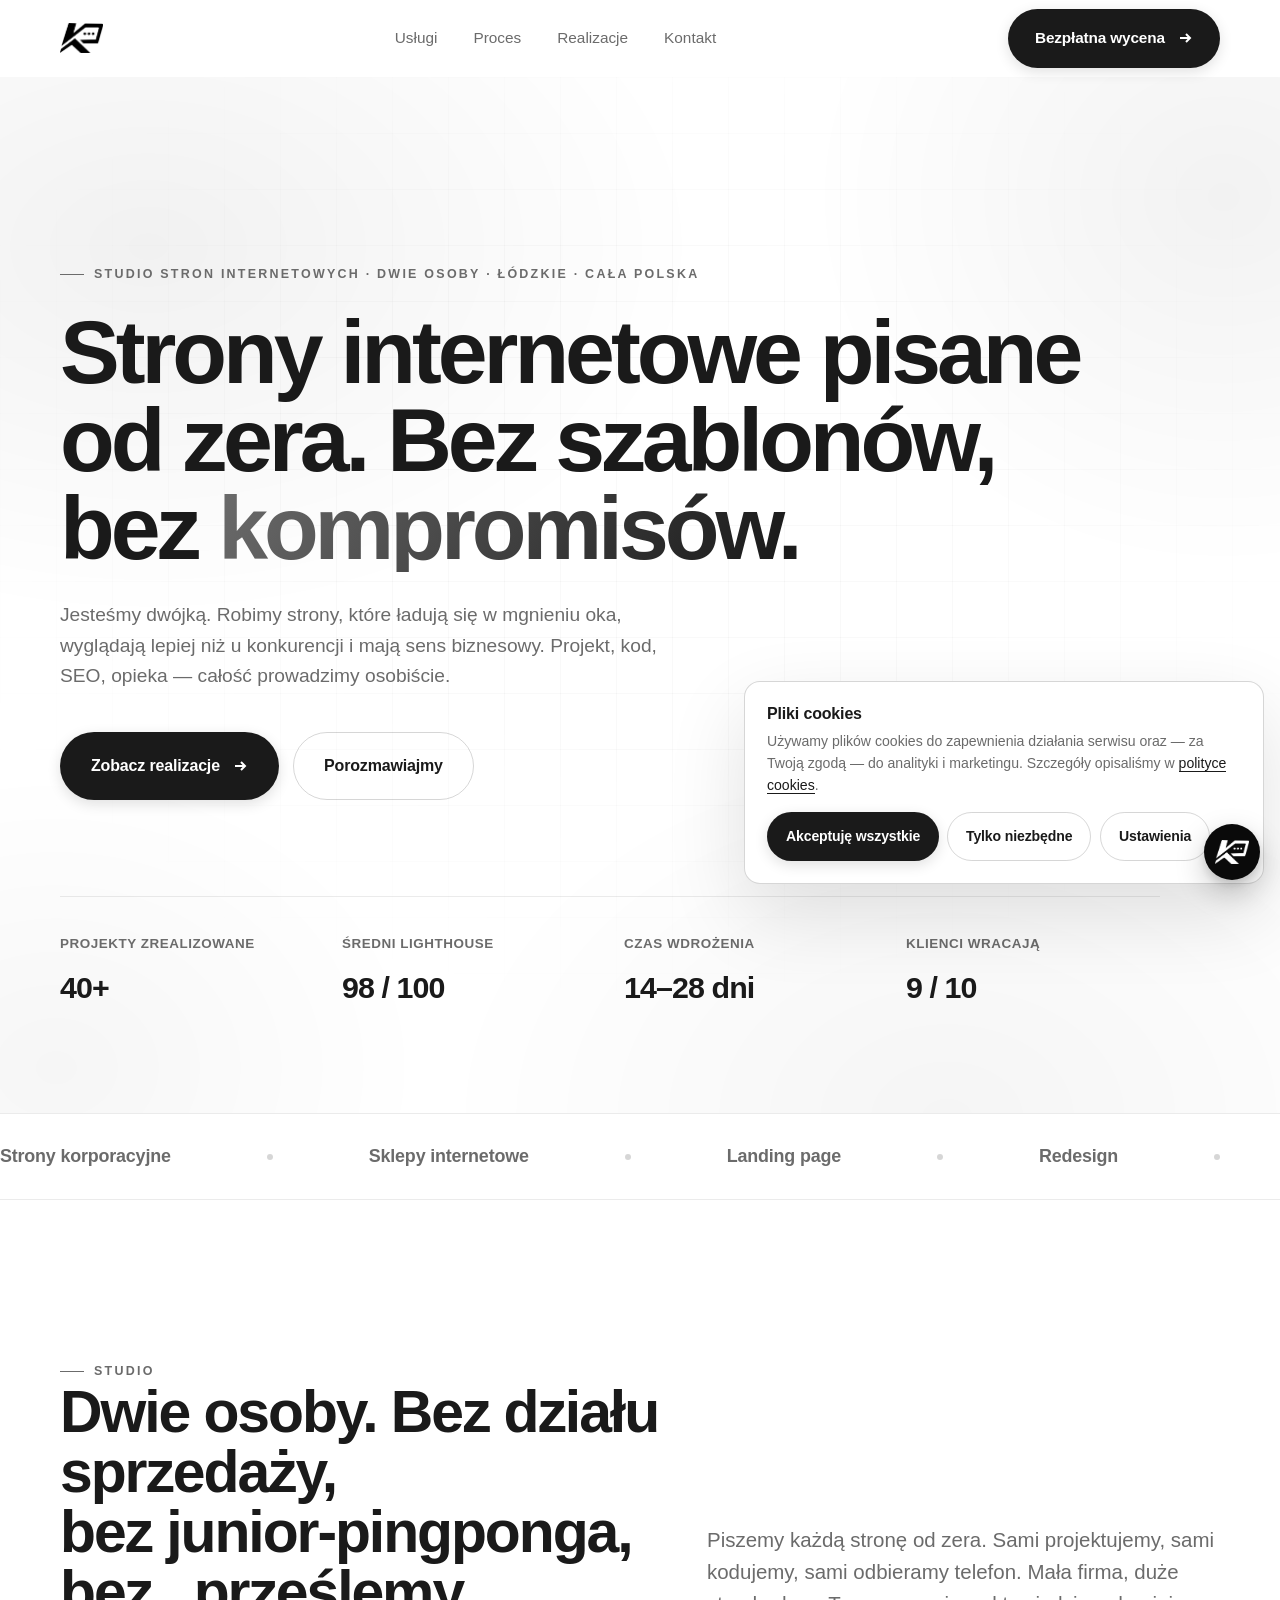
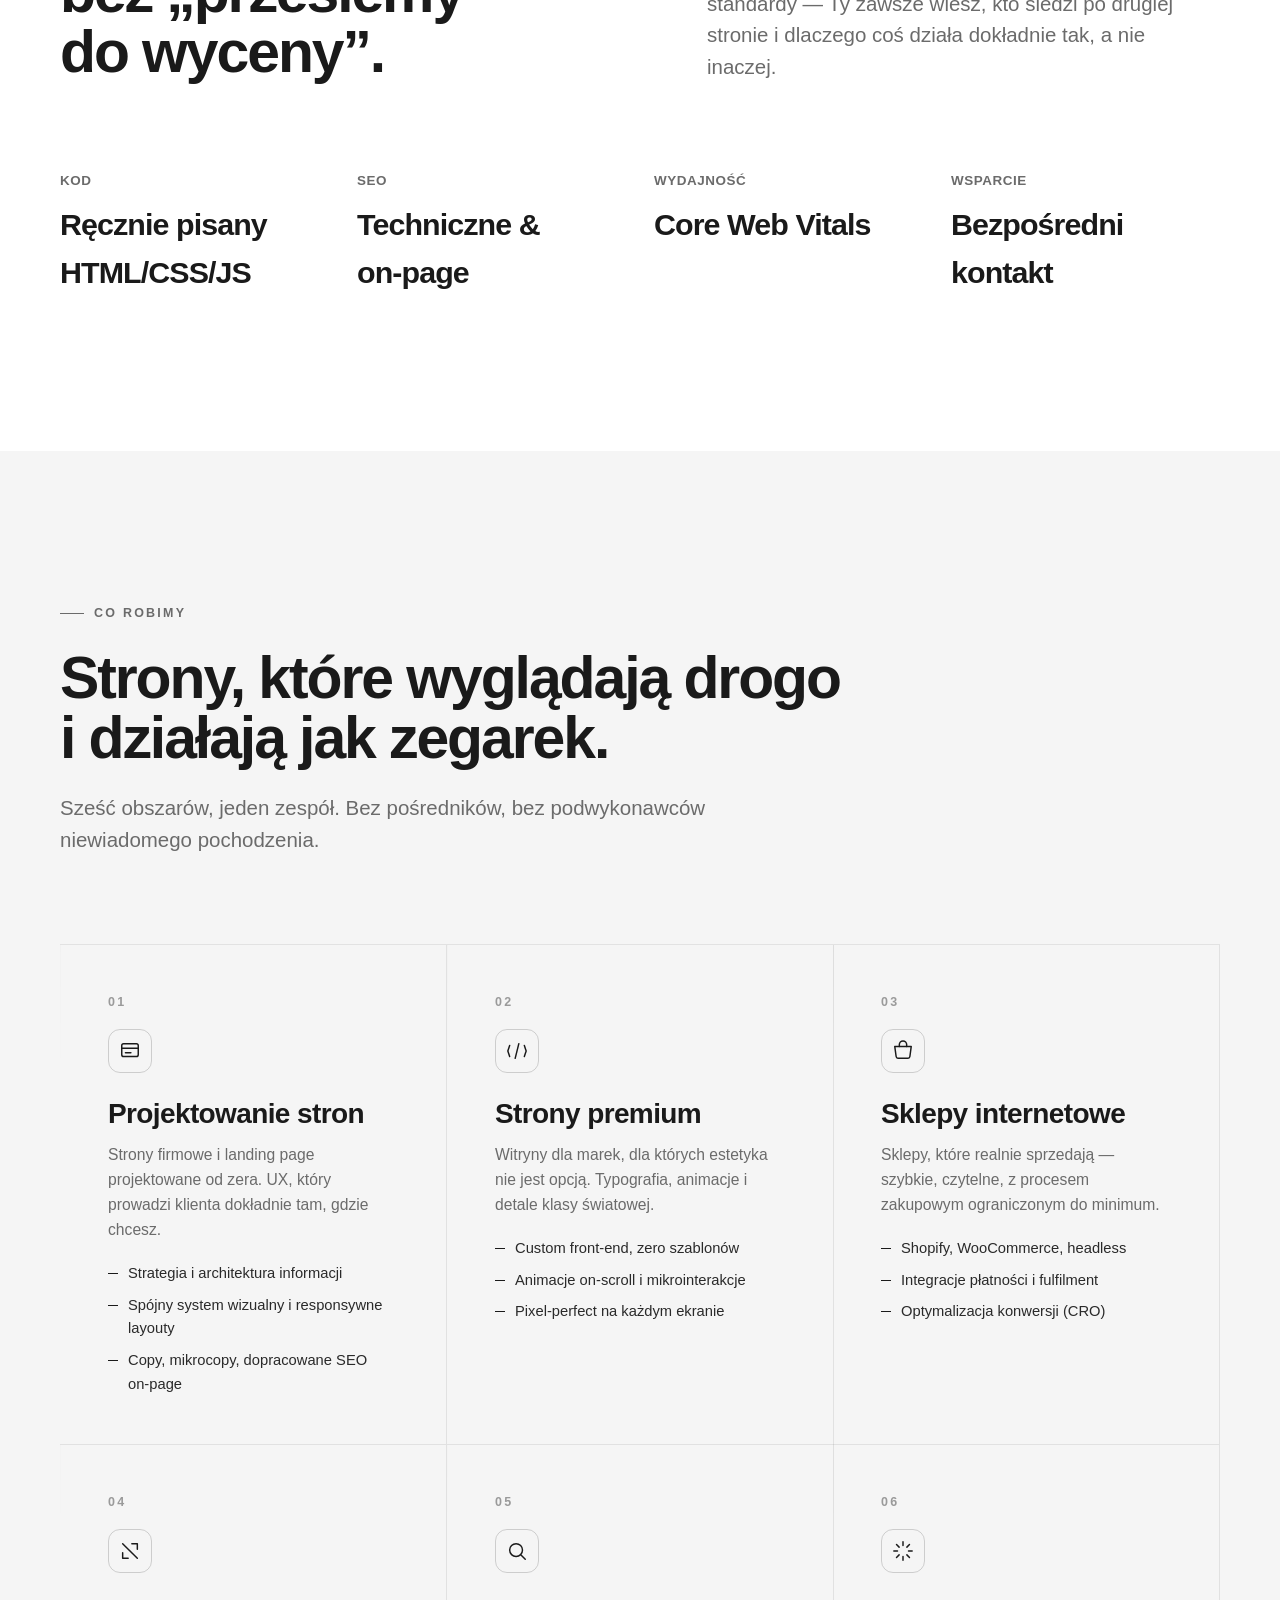
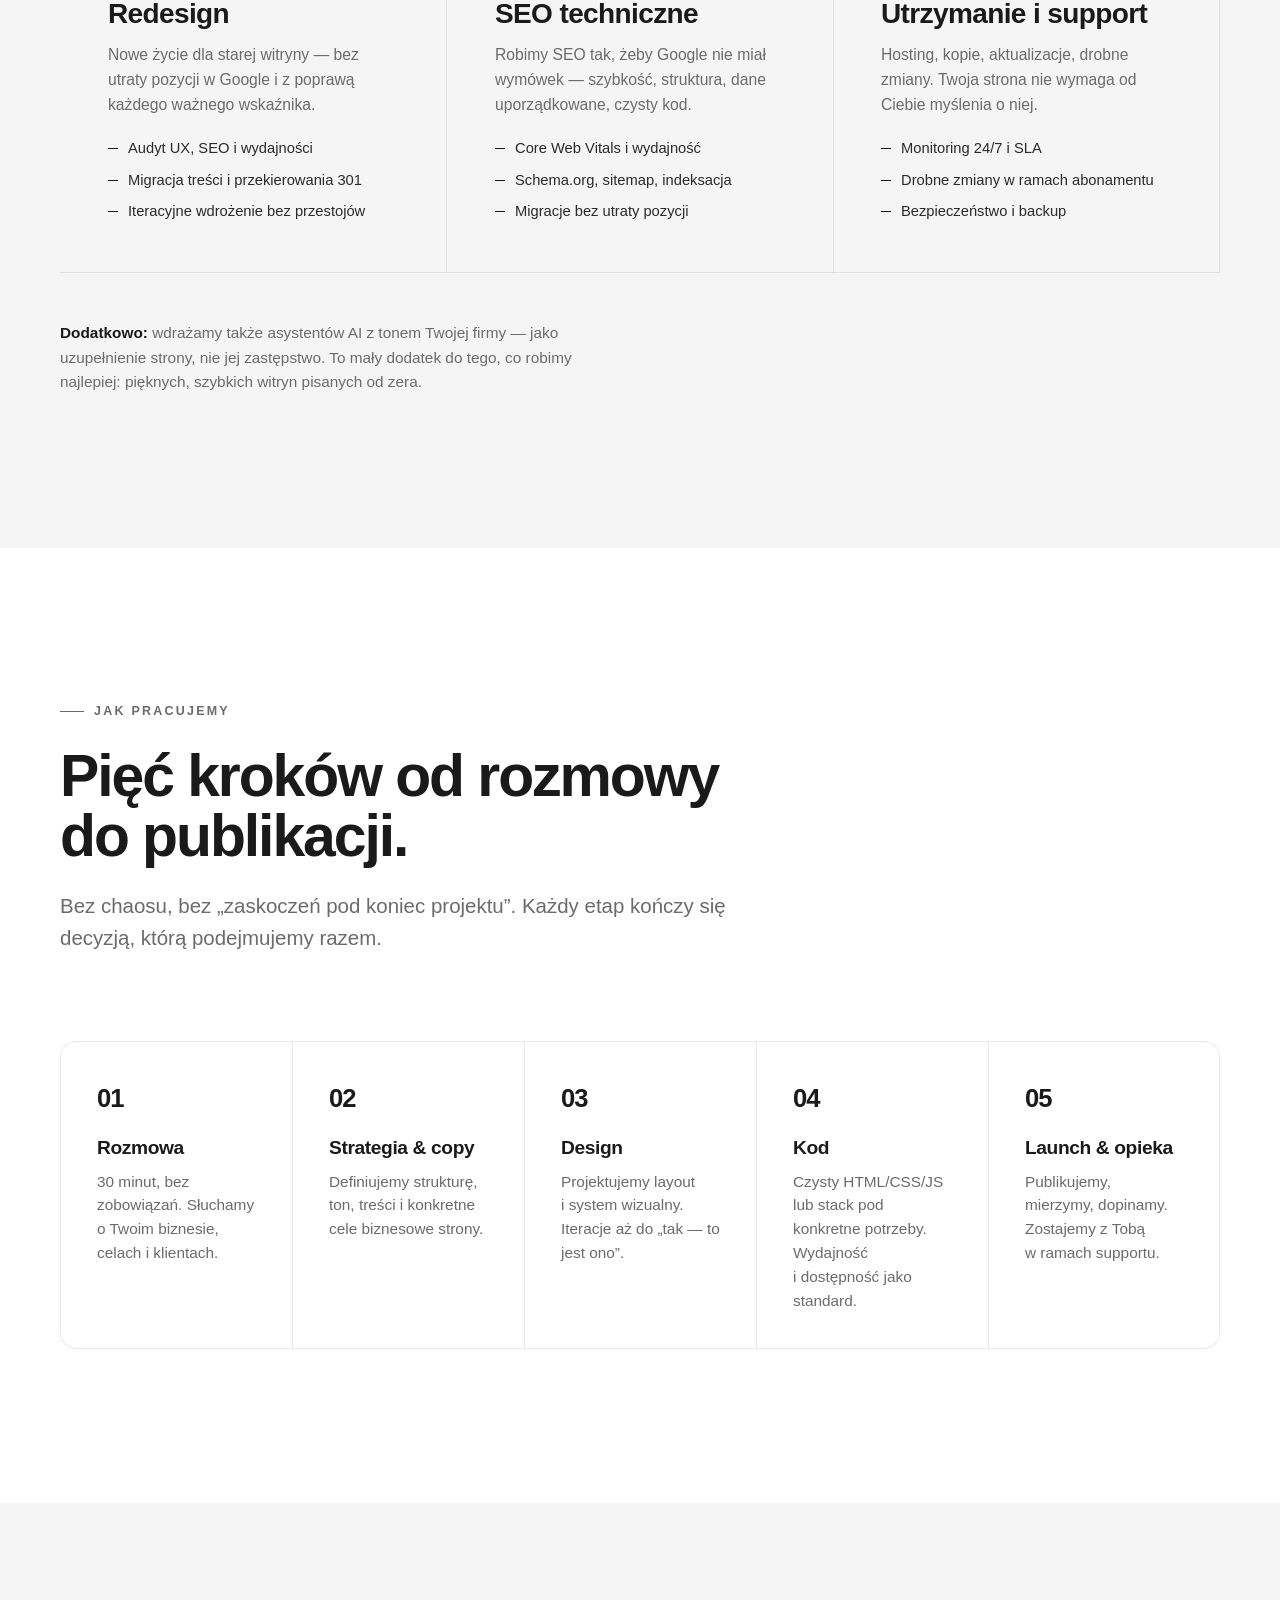
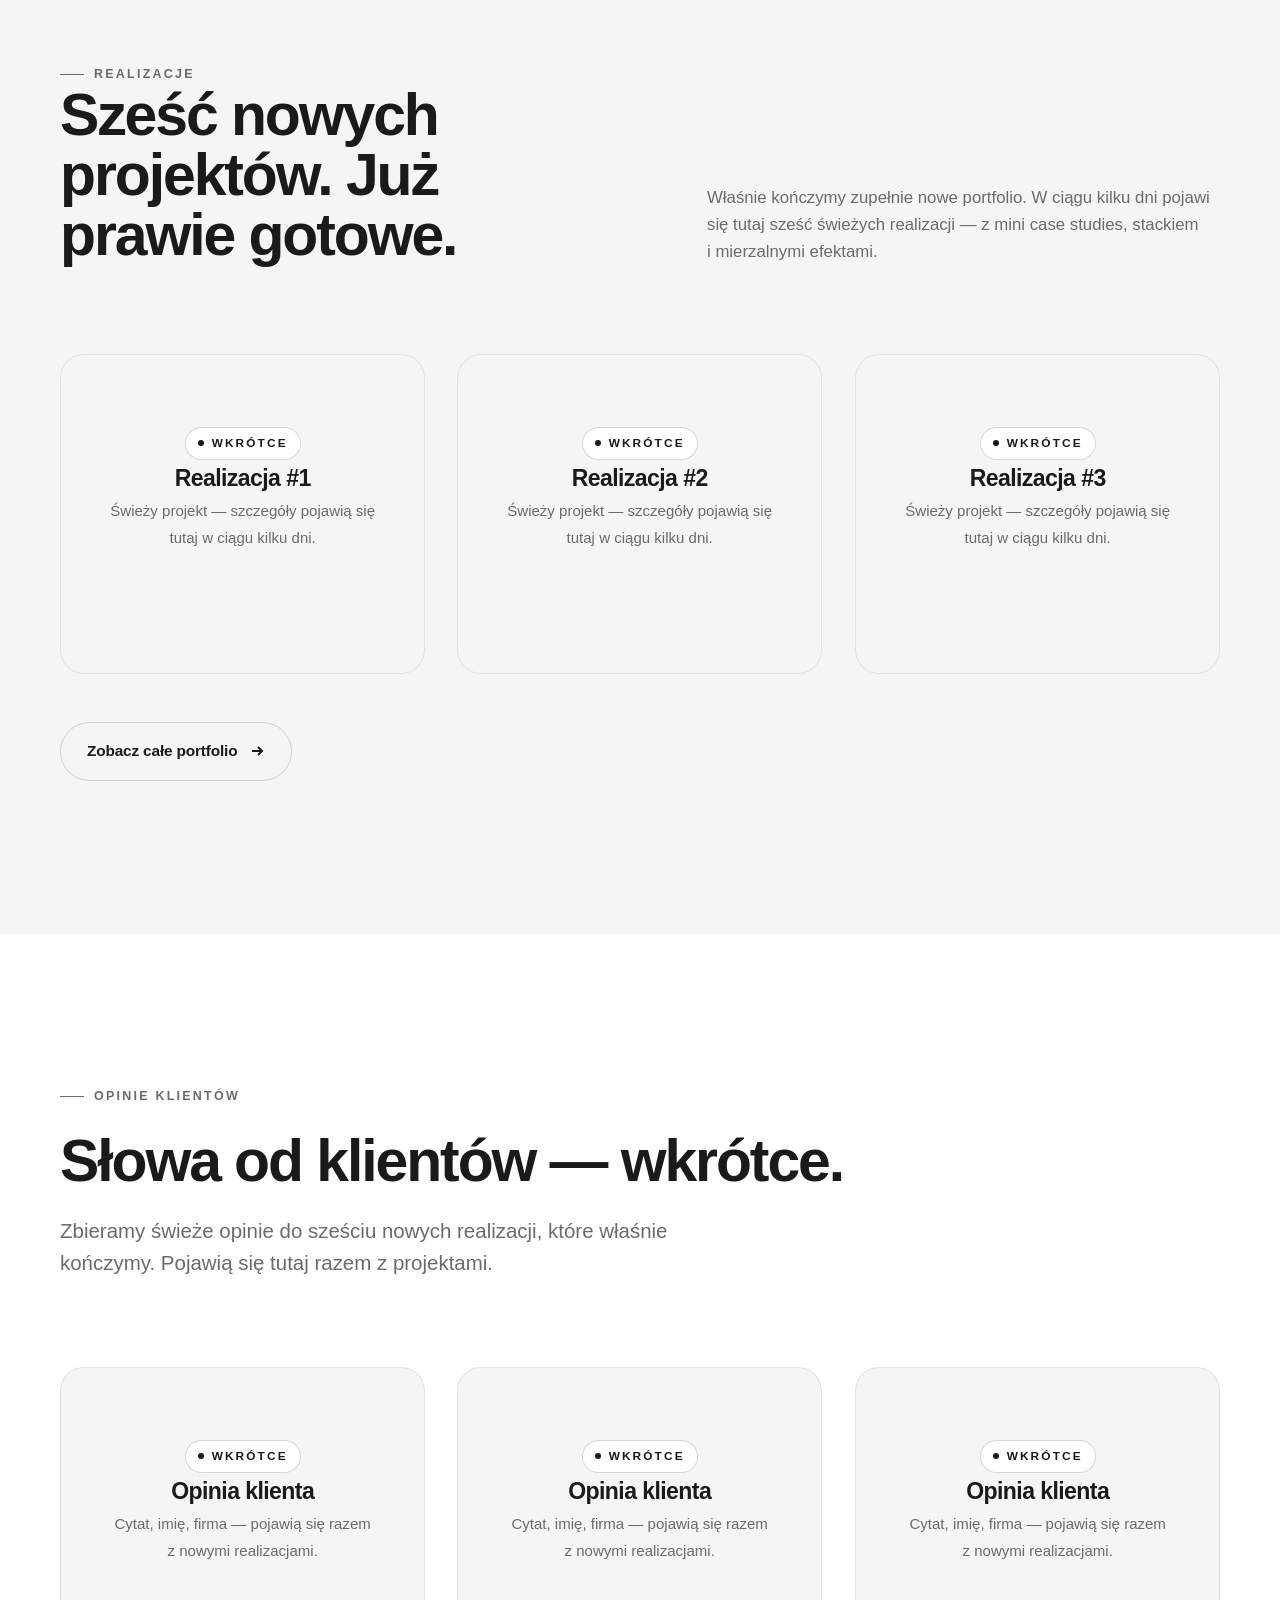
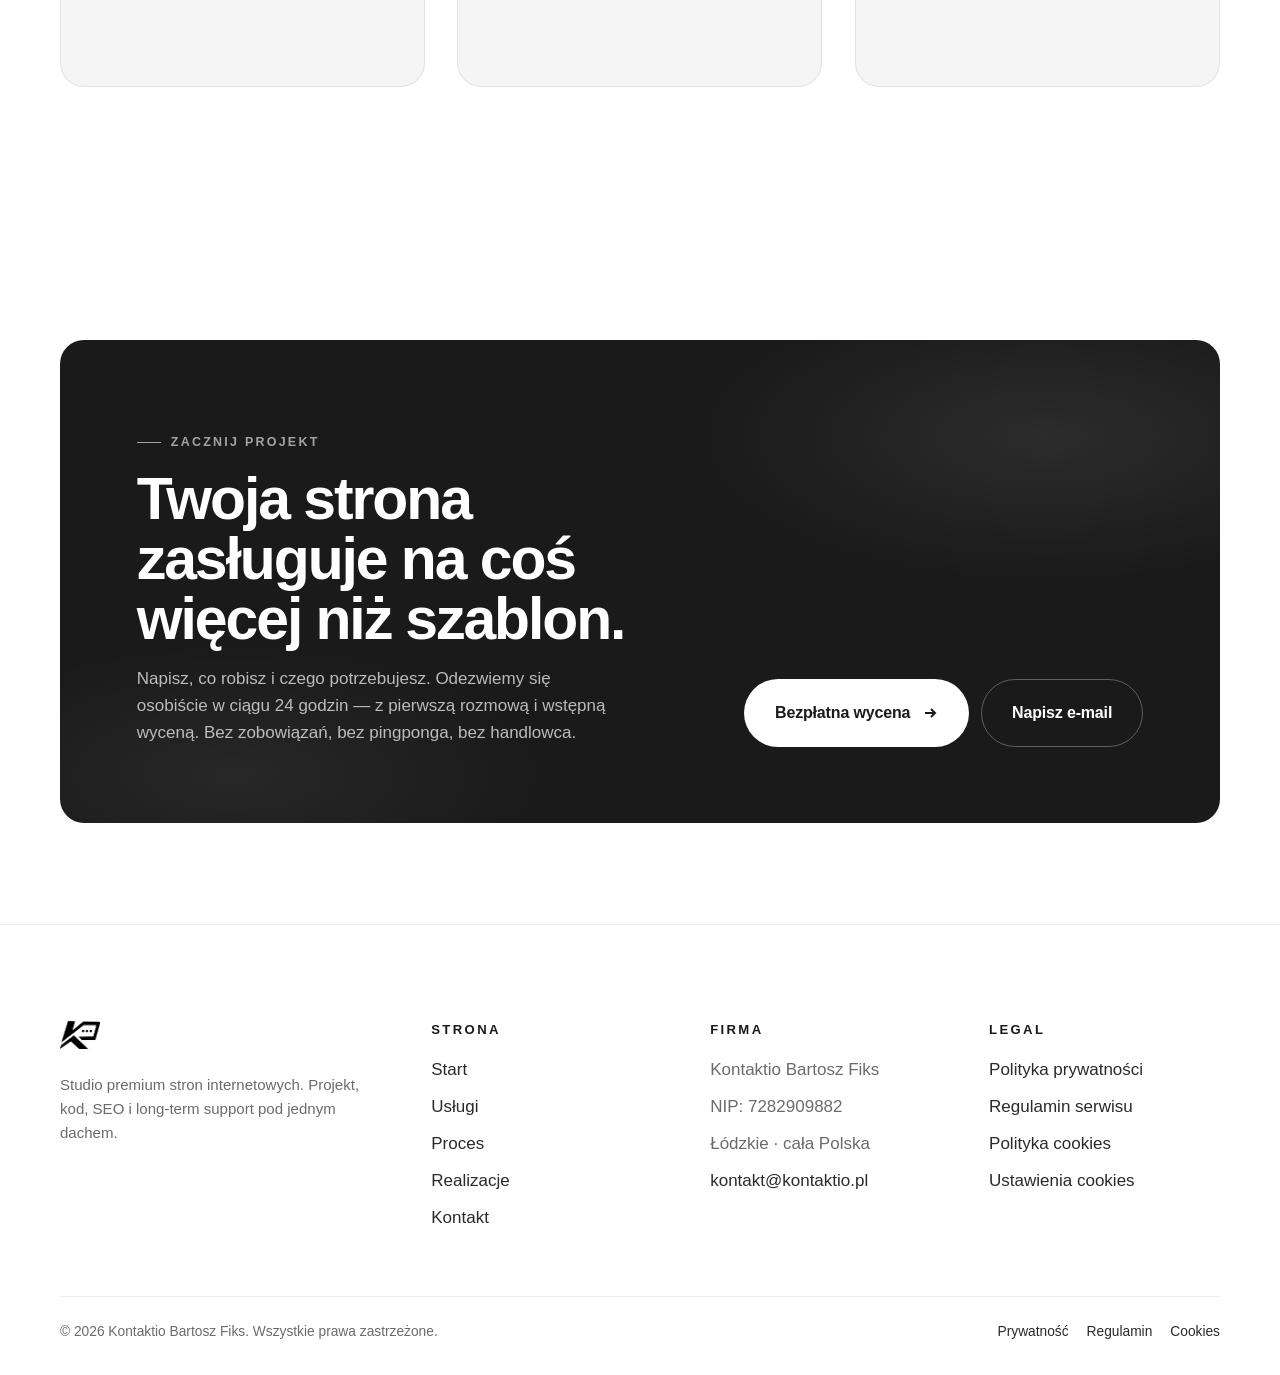
<file: index.html>
<!DOCTYPE html>
<html lang="pl">
<head>
  <meta charset="UTF-8" />
  <meta name="viewport" content="width=device-width, initial-scale=1.0" />
  <title>Kontaktio — Projektujemy nowoczesne strony internetowe dla firm</title>
  <meta name="description" content="Studio Kontaktio projektuje i koduje premium strony internetowe od zera — szybkie, dopracowane, skuteczne. Witryny, sklepy, redesign, SEO techniczne, support." />
  <meta name="theme-color" content="#ffffff" />
  <meta name="color-scheme" content="light" />
  <link rel="canonical" href="https://kontaktio.pl/" />

  <!-- Performance hints -->
  <link rel="preload" href="styles.css" as="style" />
  <link rel="dns-prefetch" href="https://chatbot-backend-x2cy.onrender.com" />
  <link rel="preconnect" href="https://chatbot-backend-x2cy.onrender.com" crossorigin />
  <link rel="prefetch" href="realizacje.html" />
  <link rel="prefetch" href="kontakt.html" />

  <!-- Security (defence-in-depth via meta) -->
  <meta http-equiv="Content-Security-Policy" content="default-src 'self'; script-src 'self' https://cdn.jsdelivr.net https://chatbot-backend-x2cy.onrender.com 'unsafe-inline'; style-src 'self' 'unsafe-inline'; img-src 'self' data: https:; font-src 'self' data:; connect-src 'self' https://chatbot-backend-x2cy.onrender.com https://cdn.jsdelivr.net wss://chatbot-backend-x2cy.onrender.com; frame-src https://www.google.com https://maps.google.com; frame-ancestors 'none'; base-uri 'self'; form-action 'self' mailto:; upgrade-insecure-requests" />
  <meta http-equiv="X-Content-Type-Options" content="nosniff" />
  <meta name="referrer" content="strict-origin-when-cross-origin" />
  <meta http-equiv="Permissions-Policy" content="camera=(), microphone=(), geolocation=(), payment=(), usb=(), interest-cohort=()" />

  <!-- SEO -->
  <meta name="robots" content="index, follow, max-image-preview:large, max-snippet:-1" />
  <meta name="author" content="Kontaktio" />
  <meta name="format-detection" content="telephone=no" />
  <link rel="alternate" hreflang="pl-PL" href="https://kontaktio.pl/" />
  <link rel="alternate" hreflang="x-default" href="https://kontaktio.pl/" />

  <!-- Open Graph / Twitter -->
  <meta property="og:locale" content="pl_PL" />
  <meta property="og:site_name" content="Kontaktio" />
  <meta property="og:type" content="website" />
  <meta property="og:title" content="Kontaktio — Projektujemy nowoczesne strony internetowe dla firm" />
  <meta property="og:description" content="Premium witryny budowane od zera. Projekt, kod, SEO i support pod jednym dachem." />
  <meta property="og:url" content="https://kontaktio.pl/" />
  <meta property="og:image" content="https://kontaktio.pl/favicon-512x512.png" />
  <meta property="og:image:width" content="512" />
  <meta property="og:image:height" content="512" />
  <meta property="og:image:alt" content="Kontaktio — studio stron internetowych" />
  <meta name="twitter:card" content="summary_large_image" />
  <meta name="twitter:title" content="Kontaktio" />
  <meta name="twitter:description" content="Premium witryny budowane od zera." />
  <meta name="twitter:image" content="https://kontaktio.pl/favicon-512x512.png" />

  <!-- Favicons -->
  <link rel="icon" href="favicon.ico" sizes="48x48" />
  <link rel="icon" href="favicon-32x32.png" type="image/png" sizes="32x32" />
  <link rel="icon" href="favicon-16x16.png" type="image/png" sizes="16x16" />
  <link rel="icon" href="favicon-192x192.png" type="image/png" sizes="192x192" />
  <link rel="icon" href="favicon-512x512.png" type="image/png" sizes="512x512" />
  <link rel="apple-touch-icon" href="apple-touch-icon.png" />
  <link rel="manifest" href="manifest.json" />

  <link rel="stylesheet" href="styles.css" />

  <!-- Schema.org -->
  <script type="application/ld+json">{"@context":"https://schema.org","@type":"Organization","@id":"https://kontaktio.pl/#org","name":"Kontaktio","legalName":"Kontaktio Bartosz Fiks","url":"https://kontaktio.pl/","logo":"https://kontaktio.pl/favicon-512x512.png","email":"kontakt@kontaktio.pl","vatID":"PL7282909882","taxID":"7282909882","areaServed":{"@type":"Country","name":"Poland"},"address":{"@type":"PostalAddress","addressRegion":"Łódzkie","addressCountry":"PL"},"contactPoint":{"@type":"ContactPoint","contactType":"sales","email":"kontakt@kontaktio.pl","availableLanguage":["pl","en"]}}</script>
  <script type="application/ld+json">{"@context":"https://schema.org","@type":"WebSite","@id":"https://kontaktio.pl/#website","url":"https://kontaktio.pl/","name":"Kontaktio","inLanguage":"pl-PL","publisher":{"@id":"https://kontaktio.pl/#org"}}</script>
  <script type="application/ld+json">{"@context":"https://schema.org","@type":"ProfessionalService","@id":"https://kontaktio.pl/#business","name":"Kontaktio","image":"https://kontaktio.pl/favicon-512x512.png","url":"https://kontaktio.pl/","email":"kontakt@kontaktio.pl","priceRange":"$$","areaServed":"PL","address":{"@type":"PostalAddress","addressRegion":"Łódzkie","addressCountry":"PL"}}</script>
</head>
<body>

<a class="skip-link" href="#main">Przejdź do treści</a>
<div class="scroll-progress" aria-hidden="true"></div>

<!-- ── NAV ─────────────────────────────────────────────────────────── -->
<header class="nav" role="banner">
  <div class="container">
    <div class="nav__inner">
      <a href="index.html" class="nav__logo" aria-label="Kontaktio — strona główna">
        <span class="nav__logo-mark" aria-hidden="true"><img src="logo.png" alt="Kontaktio" width="140" height="98" decoding="async" /></span>
      </a>

      <nav aria-label="Główna nawigacja">
        <ul class="nav__menu">
          <li><a href="index.html#uslugi">Usługi</a></li>
          <li><a href="index.html#proces">Proces</a></li>
          <li><a href="realizacje.html">Realizacje</a></li>
          <li><a href="kontakt.html">Kontakt</a></li>
        </ul>
      </nav>

      <a href="kontakt.html" class="btn btn--primary nav__cta">
        Bezpłatna wycena
        <svg viewBox="0 0 16 16" fill="none" stroke="currentColor" stroke-width="2" aria-hidden="true"><path d="M3 8h10M9 4l4 4-4 4"/></svg>
      </a>

      <button class="nav__burger" type="button" aria-controls="mobile-drawer" aria-expanded="false" aria-label="Menu">
        <span aria-hidden="true"></span>
      </button>
    </div>
  </div>

  <div id="mobile-drawer" class="nav__drawer" role="dialog" aria-label="Menu mobilne">
    <ul>
      <li><a href="index.html">Start</a></li>
      <li><a href="index.html#uslugi">Usługi</a></li>
      <li><a href="index.html#proces">Proces</a></li>
      <li><a href="realizacje.html">Realizacje</a></li>
      <li><a href="kontakt.html">Kontakt</a></li>
    </ul>
    <a href="kontakt.html" class="btn btn--primary btn--lg">
      Bezpłatna wycena
      <svg viewBox="0 0 16 16" fill="none" stroke="currentColor" stroke-width="2" aria-hidden="true"><path d="M3 8h10M9 4l4 4-4 4"/></svg>
    </a>
  </div>
</header>

<main id="main">

  <!-- ── HERO ─────────────────────────────────────────────────────────── -->
  <section class="hero">
    <div class="container">
      <div class="hero__inner">
        <p class="eyebrow reveal">Studio stron internetowych · dwie&nbsp;osoby · Łódzkie · cała&nbsp;Polska</p>
        <h1 class="hero__title reveal reveal--d1">
          Strony internetowe pisane od&nbsp;zera. Bez&nbsp;szablonów, bez&nbsp;<em>kompromisów.</em>
        </h1>
        <p class="hero__sub reveal reveal--d2">
          Jesteśmy dwójką. Robimy strony, które ładują się w&nbsp;mgnieniu oka, wyglądają lepiej niż&nbsp;u&nbsp;konkurencji
          i&nbsp;mają sens biznesowy. Projekt, kod, SEO, opieka — całość prowadzimy osobiście.
        </p>
        <div class="hero__actions reveal reveal--d3">
          <a href="realizacje.html" class="btn btn--primary btn--lg">
            Zobacz realizacje
            <svg viewBox="0 0 16 16" fill="none" stroke="currentColor" stroke-width="2" aria-hidden="true"><path d="M3 8h10M9 4l4 4-4 4"/></svg>
          </a>
          <a href="kontakt.html" class="btn btn--ghost btn--lg">Porozmawiajmy</a>
        </div>

        <div class="hero__meta reveal reveal--d4">
          <div><p>Projekty zrealizowane</p><strong>40+</strong></div>
          <div><p>Średni Lighthouse</p><strong>98 / 100</strong></div>
          <div><p>Czas wdrożenia</p><strong>14–28 dni</strong></div>
          <div><p>Klienci wracają</p><strong>9 / 10</strong></div>
        </div>
      </div>
    </div>
  </section>

  <!-- ── Marquee strip ─────────────────────────────────────────────────── -->
  <div class="strip" aria-hidden="true">
    <div class="strip__track">
      <span>Strony korporacyjne</span><span>Sklepy internetowe</span><span>Landing page</span>
      <span>Redesign</span><span>SEO techniczne</span><span>Wdrożenia headless</span>
      <span>Asystenci AI</span><span>Long‑term support</span>
      <span>Strony korporacyjne</span><span>Sklepy internetowe</span><span>Landing page</span>
      <span>Redesign</span><span>SEO techniczne</span><span>Wdrożenia headless</span>
      <span>Asystenci AI</span><span>Long‑term support</span>
    </div>
  </div>

  <!-- ── O nas ────────────────────────────────────────────────────────── -->
  <section class="section" id="o-nas">
    <div class="container">
      <div class="section-head section-head--split">
        <div>
          <p class="eyebrow reveal">Studio</p>
          <h2 class="reveal reveal--d1">
            Dwie osoby. Bez działu sprzedaży, bez&nbsp;junior‑pingponga,
            bez „prześlemy do&nbsp;wyceny”.
          </h2>
        </div>
        <div class="reveal reveal--d2">
          <p class="lead">
            Piszemy każdą stronę od&nbsp;zera. Sami projektujemy, sami kodujemy,
            sami odbieramy telefon. Mała firma, duże standardy — Ty zawsze
            wiesz, kto siedzi po&nbsp;drugiej stronie i&nbsp;dlaczego coś działa
            dokładnie tak, a&nbsp;nie inaczej.
          </p>
        </div>
      </div>

      <div class="hero__meta" style="margin-top:0; padding-top:0; border-top:0;">
        <div class="reveal"><p>Kod</p><strong>Ręcznie pisany HTML/CSS/JS</strong></div>
        <div class="reveal reveal--d1"><p>SEO</p><strong>Techniczne &amp; on‑page</strong></div>
        <div class="reveal reveal--d2"><p>Wydajność</p><strong>Core Web Vitals</strong></div>
        <div class="reveal reveal--d3"><p>Wsparcie</p><strong>Bezpośredni kontakt</strong></div>
      </div>
    </div>
  </section>

  <!-- ── Usługi ───────────────────────────────────────────────────────── -->
  <section class="section section--soft" id="uslugi">
    <div class="container">
      <div class="section-head">
        <p class="eyebrow reveal">Co robimy</p>
        <h2 class="reveal reveal--d1">Strony, które wyglądają drogo i&nbsp;działają jak zegarek.</h2>
        <p class="lead reveal reveal--d2">
          Sześć obszarów, jeden zespół. Bez pośredników, bez podwykonawców niewiadomego pochodzenia.
        </p>
      </div>

      <div class="services">
        <article class="service reveal">
          <p class="service__num">01</p>
          <span class="service__icon" aria-hidden="true">
            <svg viewBox="0 0 24 24" fill="none" stroke="currentColor" stroke-width="1.6" stroke-linecap="round" stroke-linejoin="round"><rect x="3" y="4" width="18" height="14" rx="2"/><path d="M3 9h18M7 14h6"/></svg>
          </span>
          <h3 class="service__title">Projektowanie stron</h3>
          <p class="service__desc">Strony firmowe i landing page projektowane od zera. UX, który prowadzi klienta dokładnie tam, gdzie chcesz.</p>
          <ul class="service__list">
            <li>Strategia i architektura informacji</li>
            <li>Spójny system wizualny i responsywne layouty</li>
            <li>Copy, mikrocopy, dopracowane SEO on‑page</li>
          </ul>
        </article>

        <article class="service reveal reveal--d1">
          <p class="service__num">02</p>
          <span class="service__icon" aria-hidden="true">
            <svg viewBox="0 0 24 24" fill="none" stroke="currentColor" stroke-width="1.6" stroke-linecap="round" stroke-linejoin="round"><path d="M4 6l-2 6 2 6M20 6l2 6-2 6M14 4l-4 16"/></svg>
          </span>
          <h3 class="service__title">Strony premium</h3>
          <p class="service__desc">Witryny dla marek, dla których estetyka nie jest opcją. Typografia, animacje i detale klasy światowej.</p>
          <ul class="service__list">
            <li>Custom front‑end, zero szablonów</li>
            <li>Animacje on‑scroll i mikrointerakcje</li>
            <li>Pixel‑perfect na każdym ekranie</li>
          </ul>
        </article>

        <article class="service reveal reveal--d2">
          <p class="service__num">03</p>
          <span class="service__icon" aria-hidden="true">
            <svg viewBox="0 0 24 24" fill="none" stroke="currentColor" stroke-width="1.6" stroke-linecap="round" stroke-linejoin="round"><path d="M3 7h18l-1.5 11a2 2 0 0 1-2 1.8H6.5A2 2 0 0 1 4.5 18L3 7Z"/><path d="M8 7V5a4 4 0 0 1 8 0v2"/></svg>
          </span>
          <h3 class="service__title">Sklepy internetowe</h3>
          <p class="service__desc">Sklepy, które realnie sprzedają — szybkie, czytelne, z procesem zakupowym ograniczonym do minimum.</p>
          <ul class="service__list">
            <li>Shopify, WooCommerce, headless</li>
            <li>Integracje płatności i fulfilment</li>
            <li>Optymalizacja konwersji (CRO)</li>
          </ul>
        </article>

        <article class="service reveal">
          <p class="service__num">04</p>
          <span class="service__icon" aria-hidden="true">
            <svg viewBox="0 0 24 24" fill="none" stroke="currentColor" stroke-width="1.6" stroke-linecap="round" stroke-linejoin="round"><path d="M4 4l16 16"/><path d="M14 4h6v6"/><path d="M10 20H4v-6"/></svg>
          </span>
          <h3 class="service__title">Redesign</h3>
          <p class="service__desc">Nowe życie dla starej witryny — bez utraty pozycji w Google i&nbsp;z poprawą każdego ważnego wskaźnika.</p>
          <ul class="service__list">
            <li>Audyt UX, SEO i wydajności</li>
            <li>Migracja treści i przekierowania 301</li>
            <li>Iteracyjne wdrożenie bez przestojów</li>
          </ul>
        </article>

        <article class="service reveal reveal--d1">
          <p class="service__num">05</p>
          <span class="service__icon" aria-hidden="true">
            <svg viewBox="0 0 24 24" fill="none" stroke="currentColor" stroke-width="1.6" stroke-linecap="round" stroke-linejoin="round"><circle cx="11" cy="11" r="7"/><path d="m21 21-4.35-4.35"/></svg>
          </span>
          <h3 class="service__title">SEO techniczne</h3>
          <p class="service__desc">Robimy SEO tak, żeby Google nie miał wymówek — szybkość, struktura, dane uporządkowane, czysty kod.</p>
          <ul class="service__list">
            <li>Core Web Vitals i wydajność</li>
            <li>Schema.org, sitemap, indeksacja</li>
            <li>Migracje bez utraty pozycji</li>
          </ul>
        </article>

        <article class="service reveal reveal--d2">
          <p class="service__num">06</p>
          <span class="service__icon" aria-hidden="true">
            <svg viewBox="0 0 24 24" fill="none" stroke="currentColor" stroke-width="1.6" stroke-linecap="round" stroke-linejoin="round"><path d="M12 2v4M12 18v4M4.93 4.93l2.83 2.83M16.24 16.24l2.83 2.83M2 12h4M18 12h4M4.93 19.07l2.83-2.83M16.24 7.76l2.83-2.83"/></svg>
          </span>
          <h3 class="service__title">Utrzymanie i support</h3>
          <p class="service__desc">Hosting, kopie, aktualizacje, drobne zmiany. Twoja strona nie wymaga od Ciebie myślenia o&nbsp;niej.</p>
          <ul class="service__list">
            <li>Monitoring 24/7 i SLA</li>
            <li>Drobne zmiany w&nbsp;ramach abonamentu</li>
            <li>Bezpieczeństwo i&nbsp;backup</li>
          </ul>
        </article>
      </div>

      <p class="reveal" style="margin-top:48px; color:var(--muted); font-size:.96rem; max-width:60ch;">
        <strong style="color:var(--ink); font-weight:600;">Dodatkowo:</strong>
        wdrażamy także asystentów AI z&nbsp;tonem Twojej firmy — jako uzupełnienie strony, nie jej zastępstwo.
        To mały dodatek do tego, co robimy najlepiej: pięknych, szybkich witryn pisanych od zera.
      </p>
    </div>
  </section>

  <!-- ── Proces ───────────────────────────────────────────────────────── -->
  <section class="section" id="proces">
    <div class="container">
      <div class="section-head">
        <p class="eyebrow reveal">Jak pracujemy</p>
        <h2 class="reveal reveal--d1">Pięć kroków od&nbsp;rozmowy do&nbsp;publikacji.</h2>
        <p class="lead reveal reveal--d2">
          Bez chaosu, bez „zaskoczeń pod koniec projektu”. Każdy etap kończy się
          decyzją, którą podejmujemy razem.
        </p>
      </div>

      <ol class="process" role="list">
        <li class="step reveal"><span class="step__num"></span><h3 class="step__title">Rozmowa</h3><p class="step__desc">30 minut, bez zobowiązań. Słuchamy o Twoim biznesie, celach i&nbsp;klientach.</p></li>
        <li class="step reveal reveal--d1"><span class="step__num"></span><h3 class="step__title">Strategia &amp; copy</h3><p class="step__desc">Definiujemy strukturę, ton, treści i&nbsp;konkretne cele biznesowe strony.</p></li>
        <li class="step reveal reveal--d2"><span class="step__num"></span><h3 class="step__title">Design</h3><p class="step__desc">Projektujemy layout i&nbsp;system wizualny. Iteracje aż do&nbsp;„tak — to jest ono”.</p></li>
        <li class="step reveal reveal--d3"><span class="step__num"></span><h3 class="step__title">Kod</h3><p class="step__desc">Czysty HTML/CSS/JS lub stack pod konkretne potrzeby. Wydajność i&nbsp;dostępność jako standard.</p></li>
        <li class="step reveal reveal--d4"><span class="step__num"></span><h3 class="step__title">Launch &amp; opieka</h3><p class="step__desc">Publikujemy, mierzymy, dopinamy. Zostajemy z&nbsp;Tobą w&nbsp;ramach supportu.</p></li>
      </ol>
    </div>
  </section>

  <!-- ── Realizacje (skrót) ──────────────────────────────────────────── -->
  <section class="section section--soft">
    <div class="container">
      <div class="section-head section-head--split">
        <div>
          <p class="eyebrow reveal">Realizacje</p>
          <h2 class="reveal reveal--d1">Sześć nowych projektów. Już prawie&nbsp;gotowe.</h2>
        </div>
        <p class="reveal reveal--d2 muted" style="font-size:1.05rem;">
          Właśnie kończymy zupełnie nowe portfolio. W&nbsp;ciągu kilku dni
          pojawi się tutaj sześć świeżych realizacji — z&nbsp;mini case studies,
          stackiem i&nbsp;mierzalnymi efektami.
        </p>
      </div>

      <div class="work work--3">
        <div class="work__card work__card--placeholder reveal">
          <span class="work__placeholder-tag">Wkrótce</span>
          <strong>Realizacja #1</strong>
          <span class="work__placeholder-desc">Świeży projekt — szczegóły pojawią się tutaj w&nbsp;ciągu kilku dni.</span>
        </div>
        <div class="work__card work__card--placeholder reveal reveal--d1">
          <span class="work__placeholder-tag">Wkrótce</span>
          <strong>Realizacja #2</strong>
          <span class="work__placeholder-desc">Świeży projekt — szczegóły pojawią się tutaj w&nbsp;ciągu kilku dni.</span>
        </div>
        <div class="work__card work__card--placeholder reveal reveal--d2">
          <span class="work__placeholder-tag">Wkrótce</span>
          <strong>Realizacja #3</strong>
          <span class="work__placeholder-desc">Świeży projekt — szczegóły pojawią się tutaj w&nbsp;ciągu kilku dni.</span>
        </div>
      </div>

      <div class="reveal" style="margin-top:48px;">
        <a href="realizacje.html" class="btn btn--ghost">
          Zobacz całe portfolio
          <svg viewBox="0 0 16 16" fill="none" stroke="currentColor" stroke-width="2" aria-hidden="true"><path d="M3 8h10M9 4l4 4-4 4"/></svg>
        </a>
      </div>
    </div>
  </section>

  <!-- ── Opinie ───────────────────────────────────────────────────────── -->
  <section class="section">
    <div class="container">
      <div class="section-head">
        <p class="eyebrow reveal">Opinie klientów</p>
        <h2 class="reveal reveal--d1">Słowa od&nbsp;klientów — wkrótce.</h2>
        <p class="lead reveal reveal--d2">
          Zbieramy świeże opinie do&nbsp;sześciu nowych realizacji, które
          właśnie kończymy. Pojawią się tutaj razem z&nbsp;projektami.
        </p>
      </div>

      <div class="work work--3">
        <div class="work__card work__card--placeholder reveal">
          <span class="work__placeholder-tag">Wkrótce</span>
          <strong>Opinia klienta</strong>
          <span class="work__placeholder-desc">Cytat, imię, firma — pojawią się razem z&nbsp;nowymi realizacjami.</span>
        </div>
        <div class="work__card work__card--placeholder reveal reveal--d1">
          <span class="work__placeholder-tag">Wkrótce</span>
          <strong>Opinia klienta</strong>
          <span class="work__placeholder-desc">Cytat, imię, firma — pojawią się razem z&nbsp;nowymi realizacjami.</span>
        </div>
        <div class="work__card work__card--placeholder reveal reveal--d2">
          <span class="work__placeholder-tag">Wkrótce</span>
          <strong>Opinia klienta</strong>
          <span class="work__placeholder-desc">Cytat, imię, firma — pojawią się razem z&nbsp;nowymi realizacjami.</span>
        </div>
      </div>
    </div>
  </section>

  <!-- ── CTA ─────────────────────────────────────────────────────────── -->
  <section class="section section--tight">
    <div class="container">
      <div class="cta reveal">
        <div>
          <p class="eyebrow" style="color:rgba(255,255,255,0.6);">Zacznij projekt</p>
          <h2 style="margin-top:16px;">Twoja strona zasługuje na&nbsp;coś więcej niż&nbsp;szablon.</h2>
          <p>Napisz, co robisz i&nbsp;czego potrzebujesz. Odezwiemy się osobiście w&nbsp;ciągu&nbsp;24&nbsp;godzin — z&nbsp;pierwszą rozmową i&nbsp;wstępną wyceną. Bez zobowiązań, bez&nbsp;pingponga, bez&nbsp;handlowca.</p>
        </div>
        <div class="cta__actions">
          <a href="kontakt.html" class="btn btn--light btn--lg">
            Bezpłatna wycena
            <svg viewBox="0 0 16 16" fill="none" stroke="currentColor" stroke-width="2" aria-hidden="true"><path d="M3 8h10M9 4l4 4-4 4"/></svg>
          </a>
          <a href="mailto:kontakt@kontaktio.pl" class="btn btn--ghost btn--lg" style="color:#fff; border-color:rgba(255,255,255,0.3);">Napisz e‑mail</a>
        </div>
      </div>
    </div>
  </section>

</main>

<!-- ── FOOTER ──────────────────────────────────────────────────────── -->
<footer class="footer" role="contentinfo">
  <div class="container">
    <div class="footer__grid">
      <div class="footer__brand">
        <a href="index.html" class="nav__logo" aria-label="Kontaktio — strona główna">
          <span class="nav__logo-mark" aria-hidden="true"><img src="logo.png" alt="Kontaktio" width="140" height="98" decoding="async" /></span>
        </a>
        <p>Studio premium stron internetowych. Projekt, kod, SEO i&nbsp;long‑term support pod jednym dachem.</p>
      </div>

      <div>
        <h4>Strona</h4>
        <ul>
          <li><a href="index.html">Start</a></li>
          <li><a href="index.html#uslugi">Usługi</a></li>
          <li><a href="index.html#proces">Proces</a></li>
          <li><a href="realizacje.html">Realizacje</a></li>
          <li><a href="kontakt.html">Kontakt</a></li>
        </ul>
      </div>

      <div>
        <h4>Firma</h4>
        <ul>
          <li>Kontaktio Bartosz&nbsp;Fiks</li>
          <li>NIP: 7282909882</li>
          <li>Łódzkie · cała Polska</li>
          <li><a href="mailto:kontakt@kontaktio.pl">kontakt@kontaktio.pl</a></li>
        </ul>
      </div>

      <div>
        <h4>Legal</h4>
        <ul>
          <li><a href="polityka-prywatnosci.html">Polityka prywatności</a></li>
          <li><a href="regulamin.html">Regulamin serwisu</a></li>
          <li><a href="polityka-cookies.html">Polityka cookies</a></li>
          <li><a href="#" data-cookie-open>Ustawienia cookies</a></li>
        </ul>
      </div>
    </div>

    <div class="footer__bottom">
      <span>© <span id="y">2026</span> Kontaktio Bartosz&nbsp;Fiks. Wszystkie prawa zastrzeżone.</span>
      <span class="footer__legal">
        <a href="polityka-prywatnosci.html">Prywatność</a>
        <a href="regulamin.html">Regulamin</a>
        <a href="polityka-cookies.html">Cookies</a>
      </span>
    </div>
  </div>
</footer>

<!-- ── Cookie banner ──────────────────────────────────────────────── -->
<aside class="cookie" data-cookie-banner role="dialog" aria-live="polite" aria-label="Informacja o plikach cookies">
  <h4>Pliki cookies</h4>
  <p>
    Używamy plików cookies do zapewnienia działania serwisu oraz — za Twoją zgodą —
    do analityki i&nbsp;marketingu. Szczegóły opisaliśmy w&nbsp;<a href="polityka-cookies.html" class="text-link">polityce cookies</a>.
  </p>
  <div class="cookie__actions">
    <button type="button" class="btn btn--primary" data-cookie-accept-all>Akceptuję wszystkie</button>
    <button type="button" class="btn btn--ghost"   data-cookie-reject>Tylko niezbędne</button>
    <button type="button" class="btn btn--ghost"   data-cookie-customize>Ustawienia</button>
  </div>
</aside>

<!-- ── Cookie modal ───────────────────────────────────────────────── -->
<div class="cookie-modal" data-cookie-modal role="dialog" aria-modal="true" aria-label="Ustawienia plików cookies">
  <div class="cookie-modal__panel">
    <h3>Ustawienia plików cookies</h3>
    <p class="cookie-modal__intro">Zdecyduj, na które kategorie plików cookies wyrażasz zgodę. Możesz zmienić tę decyzję w&nbsp;dowolnym momencie.</p>

    <div class="cookie-row">
      <div class="cookie-row__head">
        <strong>Niezbędne</strong>
        <label class="switch" aria-label="Niezbędne — zawsze włączone">
          <input type="checkbox" checked disabled />
          <span class="switch__slider"></span>
        </label>
      </div>
      <p>Wymagane do działania strony — np. obsługa preferencji cookies czy bezpieczeństwo. Nie wymagają zgody.</p>
    </div>

    <div class="cookie-row">
      <div class="cookie-row__head">
        <strong>Analityczne</strong>
        <label class="switch" aria-label="Analityczne">
          <input type="checkbox" data-cookie-toggle="analytics" />
          <span class="switch__slider"></span>
        </label>
      </div>
      <p>Anonimowe statystyki ruchu — pomagają nam ulepszać stronę. Nie identyfikują Ciebie osobiście.</p>
    </div>

    <div class="cookie-row">
      <div class="cookie-row__head">
        <strong>Marketingowe</strong>
        <label class="switch" aria-label="Marketingowe">
          <input type="checkbox" data-cookie-toggle="marketing" />
          <span class="switch__slider"></span>
        </label>
      </div>
      <p>Pomagają mierzyć skuteczność kampanii i&nbsp;dopasowywać komunikację. Aktualnie nie używamy aktywnie tej kategorii.</p>
    </div>

    <div class="cookie-modal__actions">
      <button type="button" class="btn btn--ghost"  data-cookie-modal-close>Anuluj</button>
      <button type="button" class="btn btn--ghost"  data-cookie-accept-all>Akceptuję wszystkie</button>
      <button type="button" class="btn btn--primary" data-cookie-save>Zapisz wybór</button>
    </div>
  </div>
</div>

<script src="main.js" defer></script>
<script>document.getElementById("y").textContent = new Date().getFullYear();</script>
<script
  data-kontaktio
  data-client="premium"
  data-backend="https://chatbot-backend-x2cy.onrender.com"
  data-src="kontaktio.js"></script>
</body>
</html>
</file>
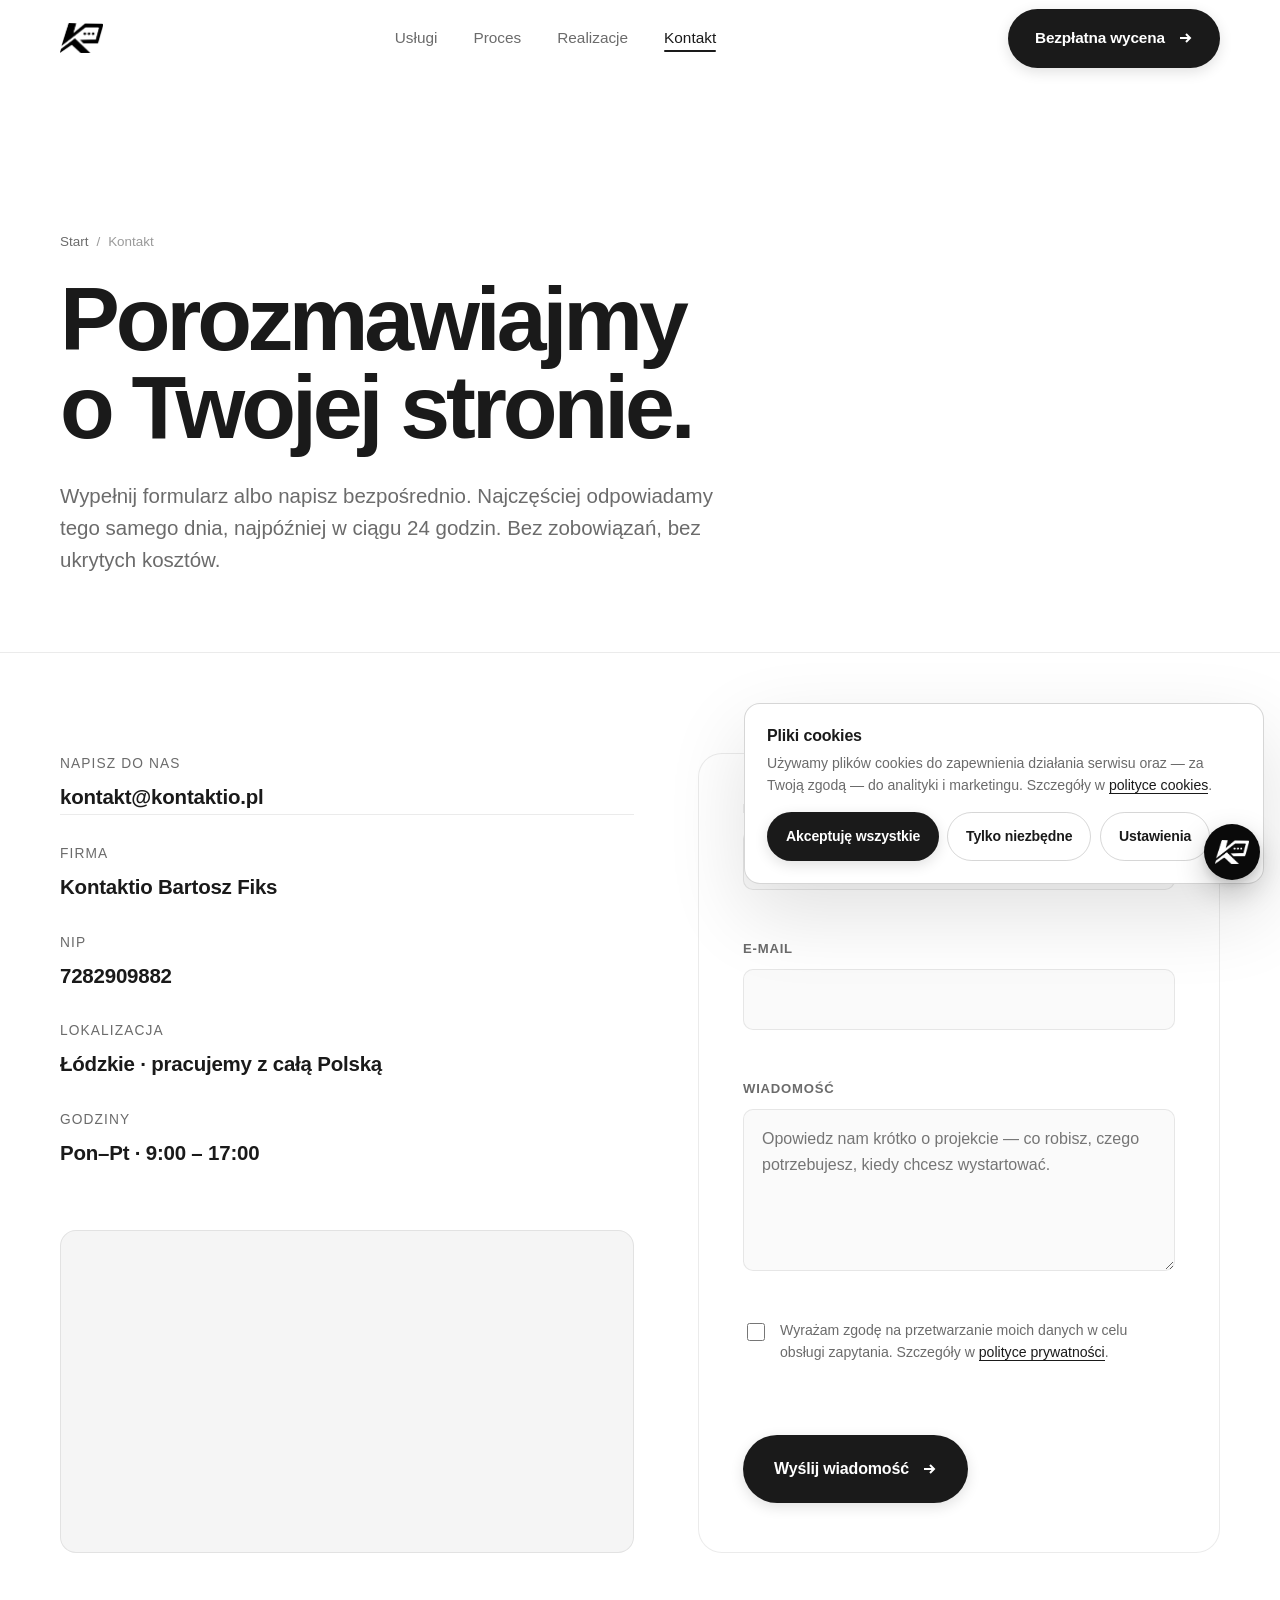
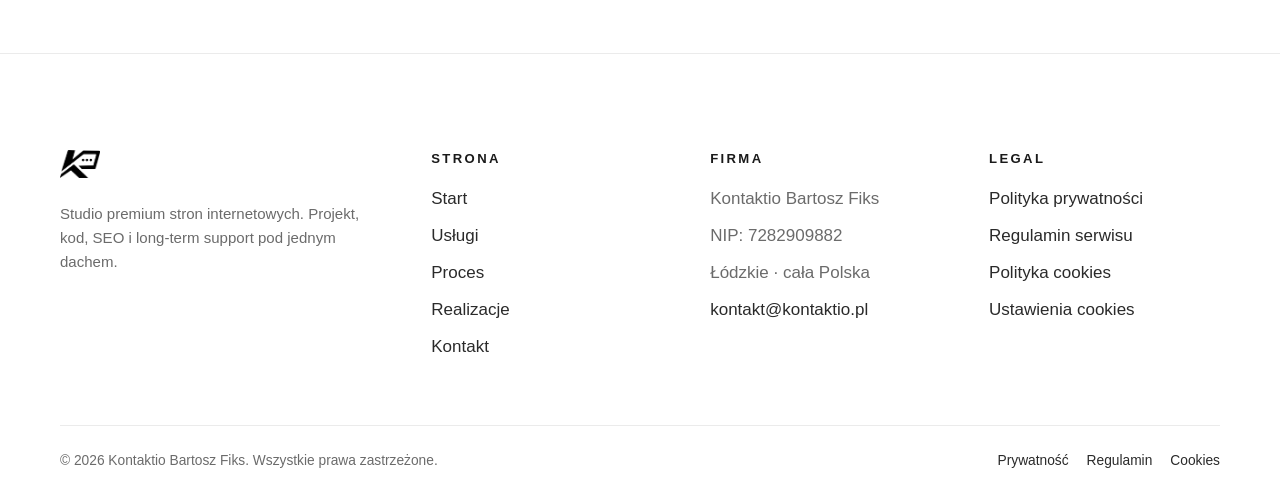
<file: kontakt.html>
<!DOCTYPE html>
<html lang="pl">
<head>
  <meta charset="UTF-8" />
  <meta name="viewport" content="width=device-width, initial-scale=1.0" />
  <title>Kontakt — Kontaktio</title>
  <meta name="description" content="Skontaktuj się z Kontaktio — bezpłatna wycena Twojej strony internetowej. kontakt@kontaktio.pl, Łódzkie · cała Polska." />
  <meta name="theme-color" content="#ffffff" />
  <meta name="color-scheme" content="light" />
  <link rel="canonical" href="https://kontaktio.pl/kontakt.html" />

  <link rel="preload" href="styles.css" as="style" />
  <link rel="dns-prefetch" href="https://chatbot-backend-x2cy.onrender.com" />
  <link rel="preconnect" href="https://chatbot-backend-x2cy.onrender.com" crossorigin />
  <link rel="dns-prefetch" href="https://www.google.com" />

  <meta http-equiv="Content-Security-Policy" content="default-src 'self'; script-src 'self' https://cdn.jsdelivr.net https://chatbot-backend-x2cy.onrender.com 'unsafe-inline'; style-src 'self' 'unsafe-inline'; img-src 'self' data: https:; font-src 'self' data:; connect-src 'self' https://chatbot-backend-x2cy.onrender.com https://cdn.jsdelivr.net wss://chatbot-backend-x2cy.onrender.com https://api.web3forms.com; frame-src https://www.google.com https://maps.google.com; frame-ancestors 'none'; base-uri 'self'; form-action 'self' https://api.web3forms.com; upgrade-insecure-requests" />
  <meta http-equiv="X-Content-Type-Options" content="nosniff" />
  <meta name="referrer" content="strict-origin-when-cross-origin" />
  <meta http-equiv="Permissions-Policy" content="camera=(), microphone=(), geolocation=(), payment=(), usb=(), interest-cohort=()" />
  <meta name="robots" content="index, follow" />

  <meta property="og:locale" content="pl_PL" />
  <meta property="og:site_name" content="Kontaktio" />
  <meta property="og:type" content="website" />
  <meta property="og:title" content="Kontakt — Kontaktio" />
  <meta property="og:description" content="Bezpłatna wycena Twojej strony internetowej." />
  <meta property="og:url" content="https://kontaktio.pl/kontakt.html" />
  <meta property="og:image" content="https://kontaktio.pl/favicon-512x512.png" />

  <link rel="icon" href="favicon.ico" sizes="48x48" />
  <link rel="icon" href="favicon-32x32.png" type="image/png" sizes="32x32" />
  <link rel="icon" href="favicon-192x192.png" type="image/png" sizes="192x192" />
  <link rel="icon" href="favicon-512x512.png" type="image/png" sizes="512x512" />
  <link rel="apple-touch-icon" href="apple-touch-icon.png" />
  <link rel="manifest" href="manifest.json" />

  <link rel="stylesheet" href="styles.css" />

  <script type="application/ld+json">{"@context":"https://schema.org","@type":"BreadcrumbList","itemListElement":[{"@type":"ListItem","position":1,"name":"Start","item":"https://kontaktio.pl/"},{"@type":"ListItem","position":2,"name":"Kontakt","item":"https://kontaktio.pl/kontakt.html"}]}</script>
  <script type="application/ld+json">{"@context":"https://schema.org","@type":"ContactPage","url":"https://kontaktio.pl/kontakt.html","name":"Kontakt — Kontaktio","inLanguage":"pl-PL"}</script>
</head>
<body>

<a class="skip-link" href="#main">Przejdź do treści</a>
<div class="scroll-progress" aria-hidden="true"></div>

<header class="nav" role="banner">
  <div class="container">
    <div class="nav__inner">
      <a href="index.html" class="nav__logo" aria-label="Kontaktio — strona główna">
        <span class="nav__logo-mark" aria-hidden="true"><img src="logo.png" alt="Kontaktio" width="140" height="98" decoding="async" /></span>
      </a>
      <nav aria-label="Główna nawigacja">
        <ul class="nav__menu">
          <li><a href="index.html#uslugi">Usługi</a></li>
          <li><a href="index.html#proces">Proces</a></li>
          <li><a href="realizacje.html">Realizacje</a></li>
          <li><a href="kontakt.html">Kontakt</a></li>
        </ul>
      </nav>
      <a href="kontakt.html" class="btn btn--primary nav__cta">Bezpłatna wycena <svg viewBox="0 0 16 16" fill="none" stroke="currentColor" stroke-width="2" aria-hidden="true"><path d="M3 8h10M9 4l4 4-4 4"/></svg></a>
      <button class="nav__burger" type="button" aria-controls="mobile-drawer" aria-expanded="false" aria-label="Menu"><span aria-hidden="true"></span></button>
    </div>
  </div>
  <div id="mobile-drawer" class="nav__drawer" role="dialog" aria-label="Menu mobilne">
    <ul>
      <li><a href="index.html">Start</a></li>
      <li><a href="index.html#uslugi">Usługi</a></li>
      <li><a href="index.html#proces">Proces</a></li>
      <li><a href="realizacje.html">Realizacje</a></li>
      <li><a href="kontakt.html">Kontakt</a></li>
    </ul>
    <a href="kontakt.html" class="btn btn--primary btn--lg">Bezpłatna wycena</a>
  </div>
</header>

<main id="main">

  <section class="page-head">
    <div class="container">
      <nav class="page-head__crumbs" aria-label="Okruszki">
        <a href="index.html">Start</a><span>/</span><span>Kontakt</span>
      </nav>
      <h1 class="reveal">Porozmawiajmy o&nbsp;Twojej stronie.</h1>
      <p class="page-head__lead lead reveal reveal--d1">
        Wypełnij formularz albo napisz bezpośrednio. Najczęściej odpowiadamy
        tego samego dnia, najpóźniej w&nbsp;ciągu 24&nbsp;godzin. Bez zobowiązań,
        bez ukrytych kosztów.
      </p>
    </div>
  </section>

  <section class="section section--tight">
    <div class="container">
      <div class="contact-grid">

        <div class="contact-info reveal">
          <div class="contact-info__row">
            <p>Napisz do nas</p>
            <a href="mailto:kontakt@kontaktio.pl?subject=Bezp%C5%82atna%20wycena">kontakt@kontaktio.pl</a>
          </div>
          <div class="contact-info__row">
            <p>Firma</p>
            <strong>Kontaktio Bartosz&nbsp;Fiks</strong>
          </div>
          <div class="contact-info__row">
            <p>NIP</p>
            <strong>7282909882</strong>
          </div>
          <div class="contact-info__row">
            <p>Lokalizacja</p>
            <strong>Łódzkie · pracujemy z&nbsp;całą Polską</strong>
          </div>
          <div class="contact-info__row">
            <p>Godziny</p>
            <strong>Pon–Pt · 9:00&nbsp;–&nbsp;17:00</strong>
          </div>

          <div class="map" aria-label="Mapa lokalizacji — Łódzkie">
            <iframe
              title="Mapa — Łódzkie"
              src="https://www.google.com/maps?q=%C5%81%C3%B3d%C5%BAkie%2C%20Polska&output=embed"
              loading="lazy"
              referrerpolicy="no-referrer-when-downgrade"
              allowfullscreen></iframe>
          </div>
        </div>

        <form class="form reveal reveal--d1"
              data-contact
              action="https://api.web3forms.com/submit"
              method="POST"
              novalidate
              aria-label="Formularz kontaktowy">

          <!-- Web3Forms — wymagane pola -->
          <input type="hidden" name="access_key" value="68c116a5-2666-49f9-842a-43a22701c16e" />
          <input type="hidden" name="subject" value="Nowe zapytanie ze strony kontaktio.pl" />
          <input type="hidden" name="from_name" value="Formularz — kontaktio.pl" />
          <input type="hidden" name="redirect" value="false" />
          <!-- Honeypot anti-spam (musi pozostać puste) -->
          <input type="checkbox" name="botcheck" tabindex="-1" autocomplete="off"
                 style="display:none !important;" aria-hidden="true" />

          <div class="field">
            <label for="f-name">Imię</label>
            <input id="f-name" name="name" type="text" autocomplete="given-name" required minlength="2" maxlength="80" />
            <span class="field__error" aria-live="polite"></span>
          </div>

          <div class="field">
            <label for="f-email">E‑mail</label>
            <input id="f-email" name="email" type="email" autocomplete="email" required maxlength="120" />
            <span class="field__error" aria-live="polite"></span>
          </div>

          <div class="field">
            <label for="f-message">Wiadomość</label>
            <textarea id="f-message" name="message" required minlength="10" maxlength="3000"
              placeholder="Opowiedz nam krótko o&nbsp;projekcie — co robisz, czego potrzebujesz, kiedy chcesz wystartować."></textarea>
            <span class="field__error" aria-live="polite"></span>
          </div>

          <div class="field field--check">
            <input id="f-consent" name="consent" type="checkbox" required value="Tak" />
            <label for="f-consent">
              Wyrażam zgodę na przetwarzanie moich danych w&nbsp;celu obsługi zapytania.
              Szczegóły w&nbsp;<a href="polityka-prywatnosci.html" class="text-link">polityce prywatności</a>.
            </label>
          </div>
          <span class="field__error" aria-live="polite"></span>

          <div>
            <button type="submit" class="btn btn--primary btn--lg" data-submit>
              <span data-submit-label>Wyślij wiadomość</span>
              <svg viewBox="0 0 16 16" fill="none" stroke="currentColor" stroke-width="2" aria-hidden="true"><path d="M3 8h10M9 4l4 4-4 4"/></svg>
            </button>
          </div>

          <p class="form__status" role="status" aria-live="polite"></p>
        </form>
      </div>
    </div>
  </section>

</main>

<footer class="footer" role="contentinfo">
  <div class="container">
    <div class="footer__grid">
      <div class="footer__brand">
        <a href="index.html" class="nav__logo" aria-label="Kontaktio — strona główna">
          <span class="nav__logo-mark" aria-hidden="true"><img src="logo.png" alt="Kontaktio" width="140" height="98" decoding="async" /></span>
        </a>
        <p>Studio premium stron internetowych. Projekt, kod, SEO i&nbsp;long‑term support pod jednym dachem.</p>
      </div>
      <div><h4>Strona</h4><ul><li><a href="index.html">Start</a></li><li><a href="index.html#uslugi">Usługi</a></li><li><a href="index.html#proces">Proces</a></li><li><a href="realizacje.html">Realizacje</a></li><li><a href="kontakt.html">Kontakt</a></li></ul></div>
      <div><h4>Firma</h4><ul><li>Kontaktio Bartosz&nbsp;Fiks</li><li>NIP: 7282909882</li><li>Łódzkie · cała Polska</li><li><a href="mailto:kontakt@kontaktio.pl">kontakt@kontaktio.pl</a></li></ul></div>
      <div><h4>Legal</h4><ul><li><a href="polityka-prywatnosci.html">Polityka prywatności</a></li><li><a href="regulamin.html">Regulamin serwisu</a></li><li><a href="polityka-cookies.html">Polityka cookies</a></li><li><a href="#" data-cookie-open>Ustawienia cookies</a></li></ul></div>
    </div>
    <div class="footer__bottom">
      <span>© <span id="y">2026</span> Kontaktio Bartosz&nbsp;Fiks. Wszystkie prawa zastrzeżone.</span>
      <span class="footer__legal"><a href="polityka-prywatnosci.html">Prywatność</a><a href="regulamin.html">Regulamin</a><a href="polityka-cookies.html">Cookies</a></span>
    </div>
  </div>
</footer>

<aside class="cookie" data-cookie-banner role="dialog" aria-live="polite" aria-label="Informacja o plikach cookies">
  <h4>Pliki cookies</h4>
  <p>Używamy plików cookies do zapewnienia działania serwisu oraz — za Twoją zgodą — do analityki i&nbsp;marketingu. Szczegóły w&nbsp;<a href="polityka-cookies.html" class="text-link">polityce cookies</a>.</p>
  <div class="cookie__actions">
    <button type="button" class="btn btn--primary" data-cookie-accept-all>Akceptuję wszystkie</button>
    <button type="button" class="btn btn--ghost" data-cookie-reject>Tylko niezbędne</button>
    <button type="button" class="btn btn--ghost" data-cookie-customize>Ustawienia</button>
  </div>
</aside>

<div class="cookie-modal" data-cookie-modal role="dialog" aria-modal="true" aria-label="Ustawienia plików cookies">
  <div class="cookie-modal__panel">
    <h3>Ustawienia plików cookies</h3>
    <p class="cookie-modal__intro">Zdecyduj, na które kategorie plików cookies wyrażasz zgodę.</p>
    <div class="cookie-row"><div class="cookie-row__head"><strong>Niezbędne</strong><label class="switch" aria-label="Niezbędne — zawsze włączone"><input type="checkbox" checked disabled /><span class="switch__slider"></span></label></div><p>Wymagane do działania strony. Nie wymagają zgody.</p></div>
    <div class="cookie-row"><div class="cookie-row__head"><strong>Analityczne</strong><label class="switch" aria-label="Analityczne"><input type="checkbox" data-cookie-toggle="analytics" /><span class="switch__slider"></span></label></div><p>Anonimowe statystyki ruchu — pomagają ulepszać stronę.</p></div>
    <div class="cookie-row"><div class="cookie-row__head"><strong>Marketingowe</strong><label class="switch" aria-label="Marketingowe"><input type="checkbox" data-cookie-toggle="marketing" /><span class="switch__slider"></span></label></div><p>Pomagają mierzyć skuteczność kampanii.</p></div>
    <div class="cookie-modal__actions">
      <button type="button" class="btn btn--ghost" data-cookie-modal-close>Anuluj</button>
      <button type="button" class="btn btn--ghost" data-cookie-accept-all>Akceptuję wszystkie</button>
      <button type="button" class="btn btn--primary" data-cookie-save>Zapisz wybór</button>
    </div>
  </div>
</div>

<script src="main.js" defer></script>
<script>document.getElementById("y").textContent = new Date().getFullYear();</script>
<script
  data-kontaktio
  data-client="premium"
  data-backend="https://chatbot-backend-x2cy.onrender.com"
  data-src="kontaktio.js"></script>
</body>
</html>
</file>
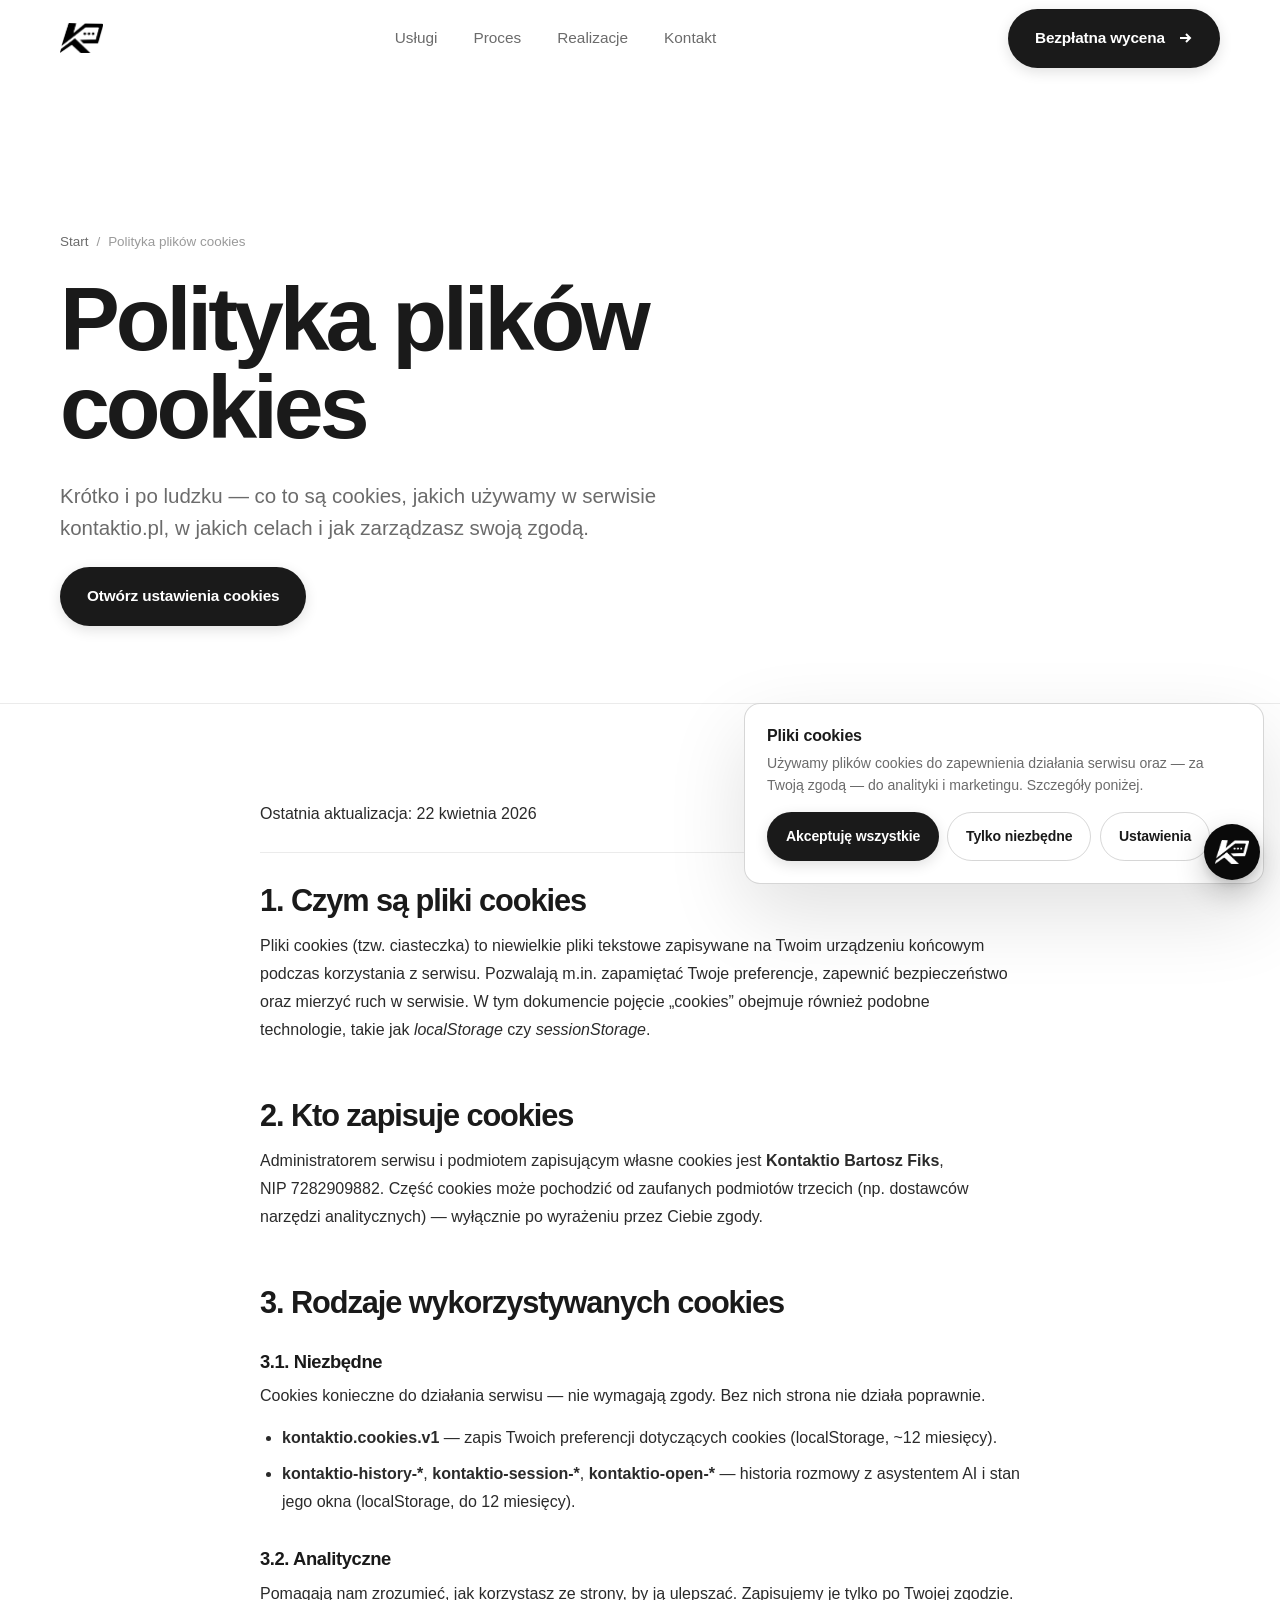
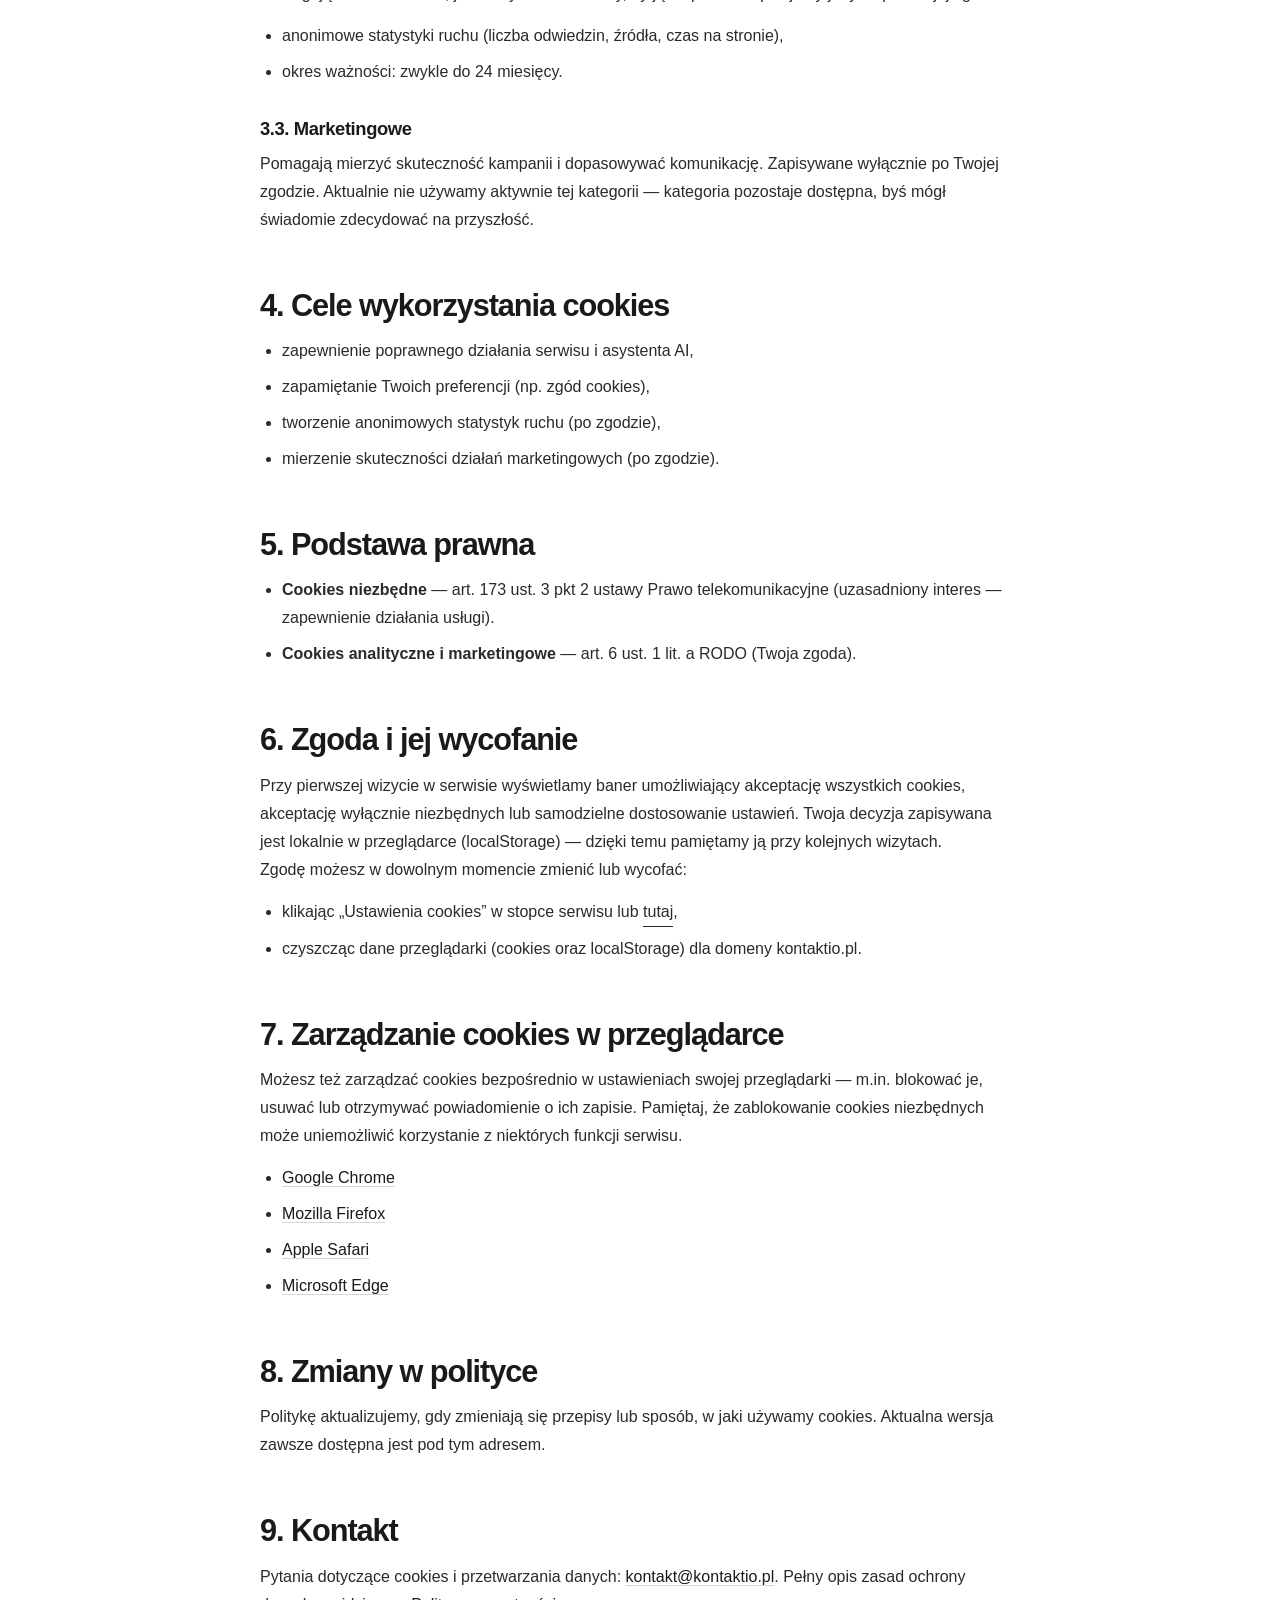
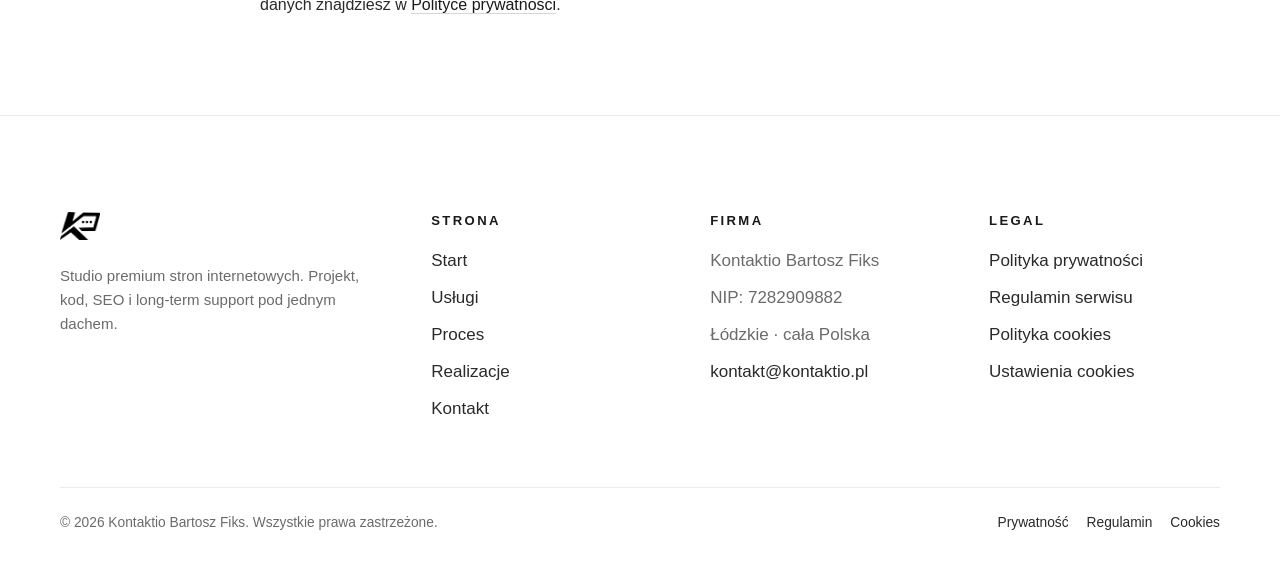
<file: polityka-cookies.html>
<!DOCTYPE html>
<html lang="pl">
<head>
  <meta charset="UTF-8" />
  <meta name="viewport" content="width=device-width, initial-scale=1.0" />
  <title>Polityka plików cookies — Kontaktio</title>
  <meta name="description" content="Polityka plików cookies serwisu kontaktio.pl — typy cookies, cele, podstawy prawne i zarządzanie zgodą." />
  <meta name="theme-color" content="#ffffff" />
  <meta name="color-scheme" content="light" />
  <link rel="canonical" href="https://kontaktio.pl/polityka-cookies.html" />

  <link rel="preload" href="styles.css" as="style" />
  <link rel="dns-prefetch" href="https://chatbot-backend-x2cy.onrender.com" />
  <link rel="preconnect" href="https://chatbot-backend-x2cy.onrender.com" crossorigin />

  <meta http-equiv="Content-Security-Policy" content="default-src 'self'; script-src 'self' https://cdn.jsdelivr.net https://chatbot-backend-x2cy.onrender.com 'unsafe-inline'; style-src 'self' 'unsafe-inline'; img-src 'self' data: https:; font-src 'self' data:; connect-src 'self' https://chatbot-backend-x2cy.onrender.com https://cdn.jsdelivr.net wss://chatbot-backend-x2cy.onrender.com; frame-ancestors 'none'; base-uri 'self'; form-action 'self' mailto:; upgrade-insecure-requests" />
  <meta http-equiv="X-Content-Type-Options" content="nosniff" />
  <meta name="referrer" content="strict-origin-when-cross-origin" />
  <meta http-equiv="Permissions-Policy" content="camera=(), microphone=(), geolocation=(), payment=(), usb=(), interest-cohort=()" />
  <meta name="robots" content="index, follow" />

  <meta property="og:locale" content="pl_PL" />
  <meta property="og:site_name" content="Kontaktio" />
  <meta property="og:type" content="article" />
  <meta property="og:title" content="Polityka plików cookies — Kontaktio" />
  <meta property="og:url" content="https://kontaktio.pl/polityka-cookies.html" />
  <meta property="og:image" content="https://kontaktio.pl/favicon-512x512.png" />

  <link rel="icon" href="favicon.ico" sizes="48x48" />
  <link rel="icon" href="favicon-32x32.png" type="image/png" sizes="32x32" />
  <link rel="icon" href="favicon-192x192.png" type="image/png" sizes="192x192" />
  <link rel="icon" href="favicon-512x512.png" type="image/png" sizes="512x512" />
  <link rel="apple-touch-icon" href="apple-touch-icon.png" />
  <link rel="manifest" href="manifest.json" />

  <link rel="stylesheet" href="styles.css" />

  <script type="application/ld+json">{"@context":"https://schema.org","@type":"BreadcrumbList","itemListElement":[{"@type":"ListItem","position":1,"name":"Start","item":"https://kontaktio.pl/"},{"@type":"ListItem","position":2,"name":"Polityka plików cookies","item":"https://kontaktio.pl/polityka-cookies.html"}]}</script>
</head>
<body>

<a class="skip-link" href="#main">Przejdź do treści</a>
<div class="scroll-progress" aria-hidden="true"></div>

<header class="nav" role="banner">
  <div class="container">
    <div class="nav__inner">
      <a href="index.html" class="nav__logo" aria-label="Kontaktio — strona główna">
        <span class="nav__logo-mark" aria-hidden="true"><img src="logo.png" alt="Kontaktio" width="140" height="98" decoding="async" /></span>
      </a>
      <nav aria-label="Główna nawigacja">
        <ul class="nav__menu">
          <li><a href="index.html#uslugi">Usługi</a></li>
          <li><a href="index.html#proces">Proces</a></li>
          <li><a href="realizacje.html">Realizacje</a></li>
          <li><a href="kontakt.html">Kontakt</a></li>
        </ul>
      </nav>
      <a href="kontakt.html" class="btn btn--primary nav__cta">Bezpłatna wycena <svg viewBox="0 0 16 16" fill="none" stroke="currentColor" stroke-width="2" aria-hidden="true"><path d="M3 8h10M9 4l4 4-4 4"/></svg></a>
      <button class="nav__burger" type="button" aria-controls="mobile-drawer" aria-expanded="false" aria-label="Menu"><span aria-hidden="true"></span></button>
    </div>
  </div>
  <div id="mobile-drawer" class="nav__drawer" role="dialog" aria-label="Menu mobilne">
    <ul>
      <li><a href="index.html">Start</a></li>
      <li><a href="index.html#uslugi">Usługi</a></li>
      <li><a href="index.html#proces">Proces</a></li>
      <li><a href="realizacje.html">Realizacje</a></li>
      <li><a href="kontakt.html">Kontakt</a></li>
    </ul>
    <a href="kontakt.html" class="btn btn--primary btn--lg">Bezpłatna wycena</a>
  </div>
</header>

<main id="main">

  <section class="page-head">
    <div class="container">
      <nav class="page-head__crumbs" aria-label="Okruszki">
        <a href="index.html">Start</a><span>/</span><span>Polityka plików cookies</span>
      </nav>
      <h1 class="reveal">Polityka plików cookies</h1>
      <p class="page-head__lead lead reveal reveal--d1">
        Krótko i&nbsp;po ludzku — co to są cookies, jakich używamy w&nbsp;serwisie
        kontaktio.pl, w&nbsp;jakich celach i&nbsp;jak zarządzasz swoją zgodą.
      </p>
      <div style="margin-top:24px;" class="reveal reveal--d2">
        <button type="button" class="btn btn--primary" data-cookie-open>
          Otwórz ustawienia cookies
        </button>
      </div>
    </div>
  </section>

  <article class="article">
    <p class="article__meta">Ostatnia aktualizacja: 22&nbsp;kwietnia&nbsp;2026</p>

    <h2>1. Czym są pliki cookies</h2>
    <p>Pliki cookies (tzw. ciasteczka) to niewielkie pliki tekstowe zapisywane na Twoim urządzeniu końcowym podczas korzystania z&nbsp;serwisu. Pozwalają m.in. zapamiętać Twoje preferencje, zapewnić bezpieczeństwo oraz mierzyć ruch w&nbsp;serwisie. W&nbsp;tym dokumencie pojęcie „cookies” obejmuje również podobne technologie, takie jak <em>localStorage</em> czy <em>sessionStorage</em>.</p>

    <h2>2. Kto zapisuje cookies</h2>
    <p>Administratorem serwisu i&nbsp;podmiotem zapisującym własne cookies jest <strong>Kontaktio Bartosz&nbsp;Fiks</strong>, NIP&nbsp;7282909882. Część cookies może pochodzić od&nbsp;zaufanych podmiotów trzecich (np. dostawców narzędzi analitycznych) — wyłącznie po wyrażeniu przez Ciebie zgody.</p>

    <h2>3. Rodzaje wykorzystywanych cookies</h2>

    <h3>3.1. Niezbędne</h3>
    <p>Cookies konieczne do&nbsp;działania serwisu — nie wymagają zgody. Bez nich strona nie działa poprawnie.</p>
    <ul>
      <li><strong>kontaktio.cookies.v1</strong> — zapis Twoich preferencji dotyczących cookies (localStorage, ~12&nbsp;miesięcy).</li>
      <li><strong>kontaktio-history-*</strong>, <strong>kontaktio-session-*</strong>, <strong>kontaktio-open-*</strong> — historia rozmowy z&nbsp;asystentem AI i&nbsp;stan jego okna (localStorage, do&nbsp;12&nbsp;miesięcy).</li>
    </ul>

    <h3>3.2. Analityczne</h3>
    <p>Pomagają nam zrozumieć, jak korzystasz ze strony, by ją ulepszać. Zapisujemy je tylko po Twojej zgodzie.</p>
    <ul>
      <li>anonimowe statystyki ruchu (liczba odwiedzin, źródła, czas na stronie),</li>
      <li>okres ważności: zwykle do&nbsp;24&nbsp;miesięcy.</li>
    </ul>

    <h3>3.3. Marketingowe</h3>
    <p>Pomagają mierzyć skuteczność kampanii i&nbsp;dopasowywać komunikację. Zapisywane wyłącznie po Twojej zgodzie. Aktualnie nie używamy aktywnie tej kategorii — kategoria pozostaje dostępna, byś mógł świadomie zdecydować na przyszłość.</p>

    <h2>4. Cele wykorzystania cookies</h2>
    <ul>
      <li>zapewnienie poprawnego działania serwisu i&nbsp;asystenta AI,</li>
      <li>zapamiętanie Twoich preferencji (np. zgód cookies),</li>
      <li>tworzenie anonimowych statystyk ruchu (po zgodzie),</li>
      <li>mierzenie skuteczności działań marketingowych (po zgodzie).</li>
    </ul>

    <h2>5. Podstawa prawna</h2>
    <ul>
      <li><strong>Cookies niezbędne</strong> — art.&nbsp;173 ust.&nbsp;3 pkt&nbsp;2 ustawy Prawo telekomunikacyjne (uzasadniony interes — zapewnienie działania usługi).</li>
      <li><strong>Cookies analityczne i&nbsp;marketingowe</strong> — art.&nbsp;6 ust.&nbsp;1 lit.&nbsp;a&nbsp;RODO (Twoja zgoda).</li>
    </ul>

    <h2>6. Zgoda i jej wycofanie</h2>
    <p>Przy pierwszej wizycie w&nbsp;serwisie wyświetlamy baner umożliwiający akceptację wszystkich cookies, akceptację wyłącznie niezbędnych lub samodzielne dostosowanie ustawień. Twoja decyzja zapisywana jest lokalnie w&nbsp;przeglądarce (localStorage) — dzięki temu pamiętamy ją przy kolejnych wizytach.</p>
    <p>Zgodę możesz w&nbsp;dowolnym momencie zmienić lub wycofać:</p>
    <ul>
      <li>klikając „Ustawienia cookies” w&nbsp;stopce serwisu lub <button type="button" class="text-link" data-cookie-open style="background:none;border:0;padding:0;cursor:pointer;color:inherit;border-bottom:1px solid currentColor;">tutaj</button>,</li>
      <li>czyszcząc dane przeglądarki (cookies oraz localStorage) dla&nbsp;domeny kontaktio.pl.</li>
    </ul>

    <h2>7. Zarządzanie cookies w przeglądarce</h2>
    <p>Możesz też zarządzać cookies bezpośrednio w&nbsp;ustawieniach swojej przeglądarki — m.in. blokować je, usuwać lub otrzymywać powiadomienie o&nbsp;ich zapisie. Pamiętaj, że zablokowanie cookies niezbędnych może uniemożliwić korzystanie z&nbsp;niektórych funkcji serwisu.</p>
    <ul>
      <li><a href="https://support.google.com/chrome/answer/95647" rel="noopener nofollow">Google Chrome</a></li>
      <li><a href="https://support.mozilla.org/pl/kb/ciasteczka" rel="noopener nofollow">Mozilla Firefox</a></li>
      <li><a href="https://support.apple.com/pl-pl/guide/safari/sfri11471/mac" rel="noopener nofollow">Apple Safari</a></li>
      <li><a href="https://support.microsoft.com/pl-pl/microsoft-edge" rel="noopener nofollow">Microsoft Edge</a></li>
    </ul>

    <h2>8. Zmiany w polityce</h2>
    <p>Politykę aktualizujemy, gdy zmieniają się przepisy lub sposób, w&nbsp;jaki używamy cookies. Aktualna wersja zawsze dostępna jest pod tym adresem.</p>

    <h2>9. Kontakt</h2>
    <p>Pytania dotyczące cookies i&nbsp;przetwarzania danych: <a href="mailto:kontakt@kontaktio.pl">kontakt@kontaktio.pl</a>. Pełny opis zasad ochrony danych znajdziesz w&nbsp;<a href="polityka-prywatnosci.html">Polityce prywatności</a>.</p>
  </article>

</main>

<footer class="footer" role="contentinfo">
  <div class="container">
    <div class="footer__grid">
      <div class="footer__brand">
        <a href="index.html" class="nav__logo" aria-label="Kontaktio — strona główna">
          <span class="nav__logo-mark" aria-hidden="true"><img src="logo.png" alt="Kontaktio" width="140" height="98" decoding="async" /></span>
        </a>
        <p>Studio premium stron internetowych. Projekt, kod, SEO i&nbsp;long‑term support pod jednym dachem.</p>
      </div>
      <div><h4>Strona</h4><ul><li><a href="index.html">Start</a></li><li><a href="index.html#uslugi">Usługi</a></li><li><a href="index.html#proces">Proces</a></li><li><a href="realizacje.html">Realizacje</a></li><li><a href="kontakt.html">Kontakt</a></li></ul></div>
      <div><h4>Firma</h4><ul><li>Kontaktio Bartosz&nbsp;Fiks</li><li>NIP: 7282909882</li><li>Łódzkie · cała Polska</li><li><a href="mailto:kontakt@kontaktio.pl">kontakt@kontaktio.pl</a></li></ul></div>
      <div><h4>Legal</h4><ul><li><a href="polityka-prywatnosci.html">Polityka prywatności</a></li><li><a href="regulamin.html">Regulamin serwisu</a></li><li><a href="polityka-cookies.html">Polityka cookies</a></li><li><a href="#" data-cookie-open>Ustawienia cookies</a></li></ul></div>
    </div>
    <div class="footer__bottom">
      <span>© <span id="y">2026</span> Kontaktio Bartosz&nbsp;Fiks. Wszystkie prawa zastrzeżone.</span>
      <span class="footer__legal"><a href="polityka-prywatnosci.html">Prywatność</a><a href="regulamin.html">Regulamin</a><a href="polityka-cookies.html">Cookies</a></span>
    </div>
  </div>
</footer>

<aside class="cookie" data-cookie-banner role="dialog" aria-live="polite" aria-label="Informacja o plikach cookies">
  <h4>Pliki cookies</h4>
  <p>Używamy plików cookies do zapewnienia działania serwisu oraz — za Twoją zgodą — do analityki i&nbsp;marketingu. Szczegóły poniżej.</p>
  <div class="cookie__actions">
    <button type="button" class="btn btn--primary" data-cookie-accept-all>Akceptuję wszystkie</button>
    <button type="button" class="btn btn--ghost" data-cookie-reject>Tylko niezbędne</button>
    <button type="button" class="btn btn--ghost" data-cookie-customize>Ustawienia</button>
  </div>
</aside>

<div class="cookie-modal" data-cookie-modal role="dialog" aria-modal="true" aria-label="Ustawienia plików cookies">
  <div class="cookie-modal__panel">
    <h3>Ustawienia plików cookies</h3>
    <p class="cookie-modal__intro">Zdecyduj, na które kategorie plików cookies wyrażasz zgodę.</p>
    <div class="cookie-row"><div class="cookie-row__head"><strong>Niezbędne</strong><label class="switch" aria-label="Niezbędne — zawsze włączone"><input type="checkbox" checked disabled /><span class="switch__slider"></span></label></div><p>Wymagane do działania strony. Nie wymagają zgody.</p></div>
    <div class="cookie-row"><div class="cookie-row__head"><strong>Analityczne</strong><label class="switch" aria-label="Analityczne"><input type="checkbox" data-cookie-toggle="analytics" /><span class="switch__slider"></span></label></div><p>Anonimowe statystyki ruchu — pomagają ulepszać stronę.</p></div>
    <div class="cookie-row"><div class="cookie-row__head"><strong>Marketingowe</strong><label class="switch" aria-label="Marketingowe"><input type="checkbox" data-cookie-toggle="marketing" /><span class="switch__slider"></span></label></div><p>Pomagają mierzyć skuteczność kampanii.</p></div>
    <div class="cookie-modal__actions">
      <button type="button" class="btn btn--ghost" data-cookie-modal-close>Anuluj</button>
      <button type="button" class="btn btn--ghost" data-cookie-accept-all>Akceptuję wszystkie</button>
      <button type="button" class="btn btn--primary" data-cookie-save>Zapisz wybór</button>
    </div>
  </div>
</div>

<script src="main.js" defer></script>
<script>document.getElementById("y").textContent = new Date().getFullYear();</script>
<script
  data-kontaktio
  data-client="premium"
  data-backend="https://chatbot-backend-x2cy.onrender.com"
  data-src="kontaktio.js"></script>
</body>
</html>
</file>
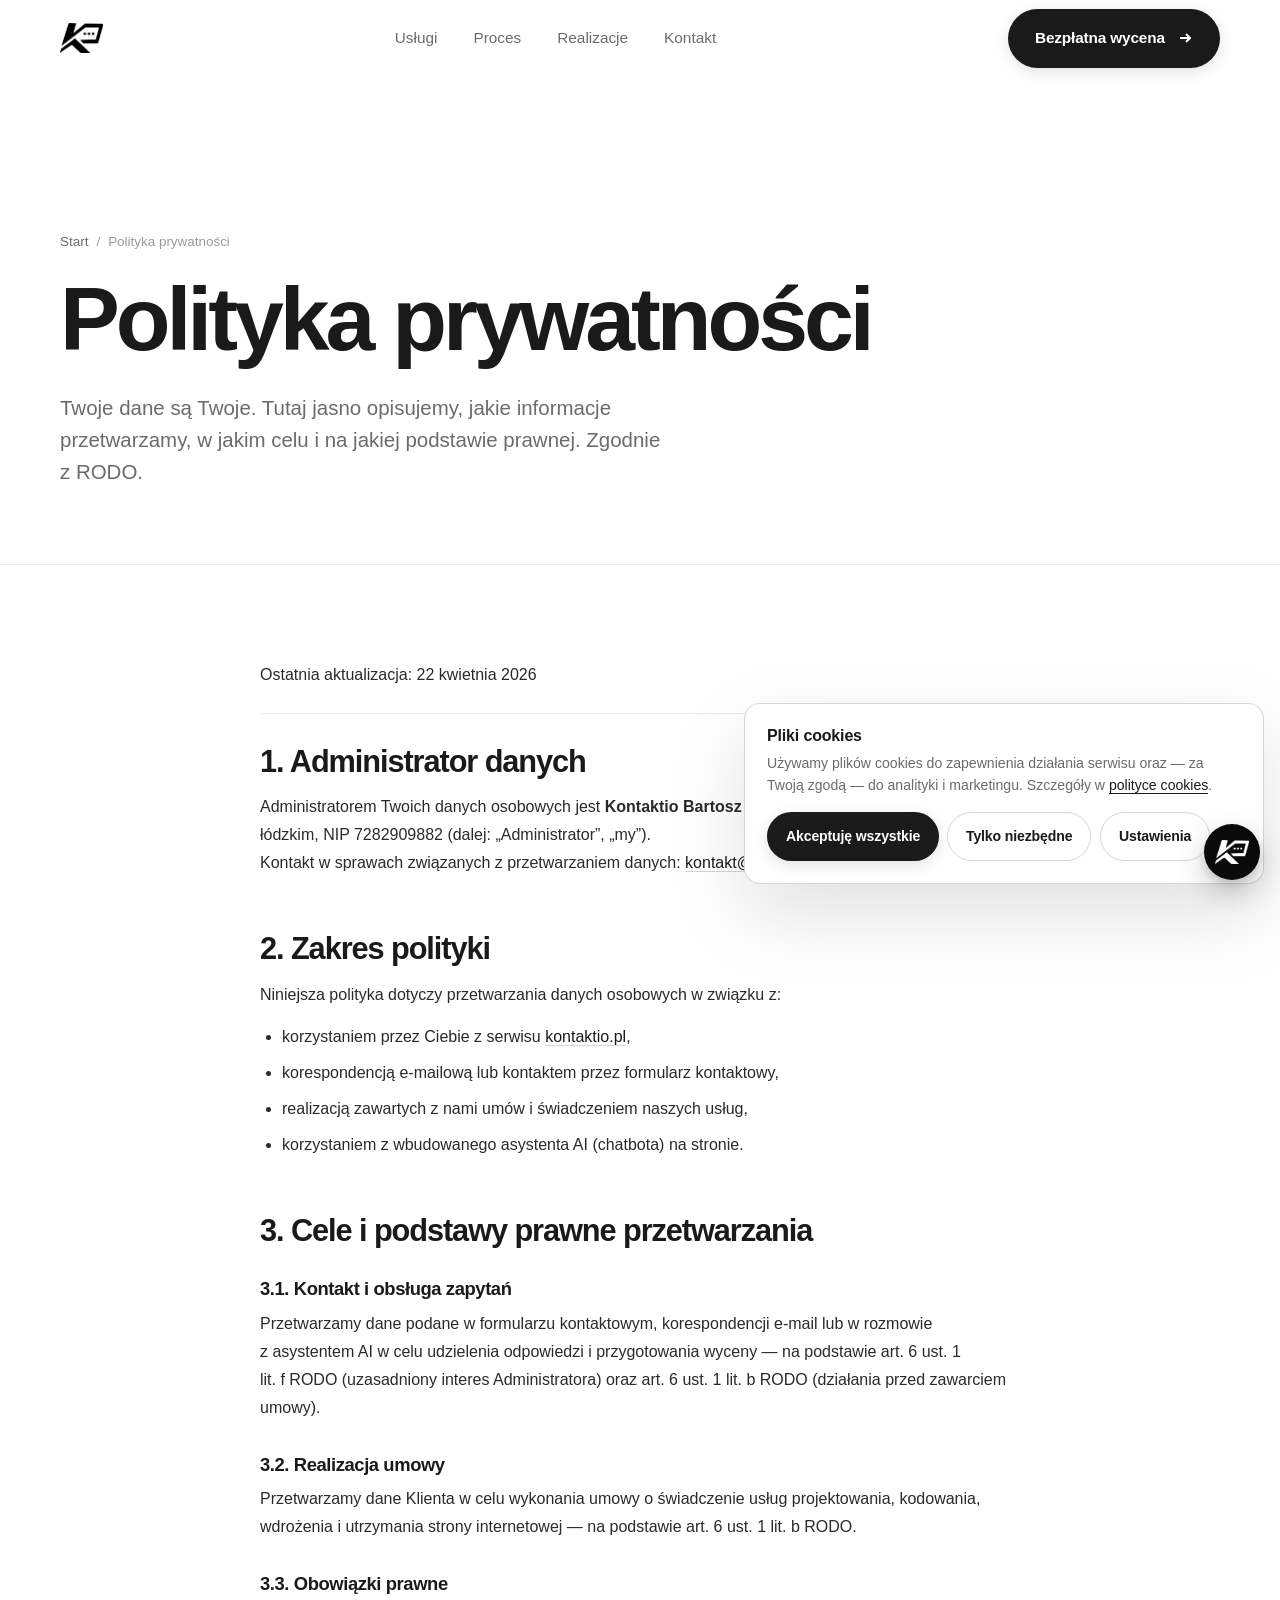
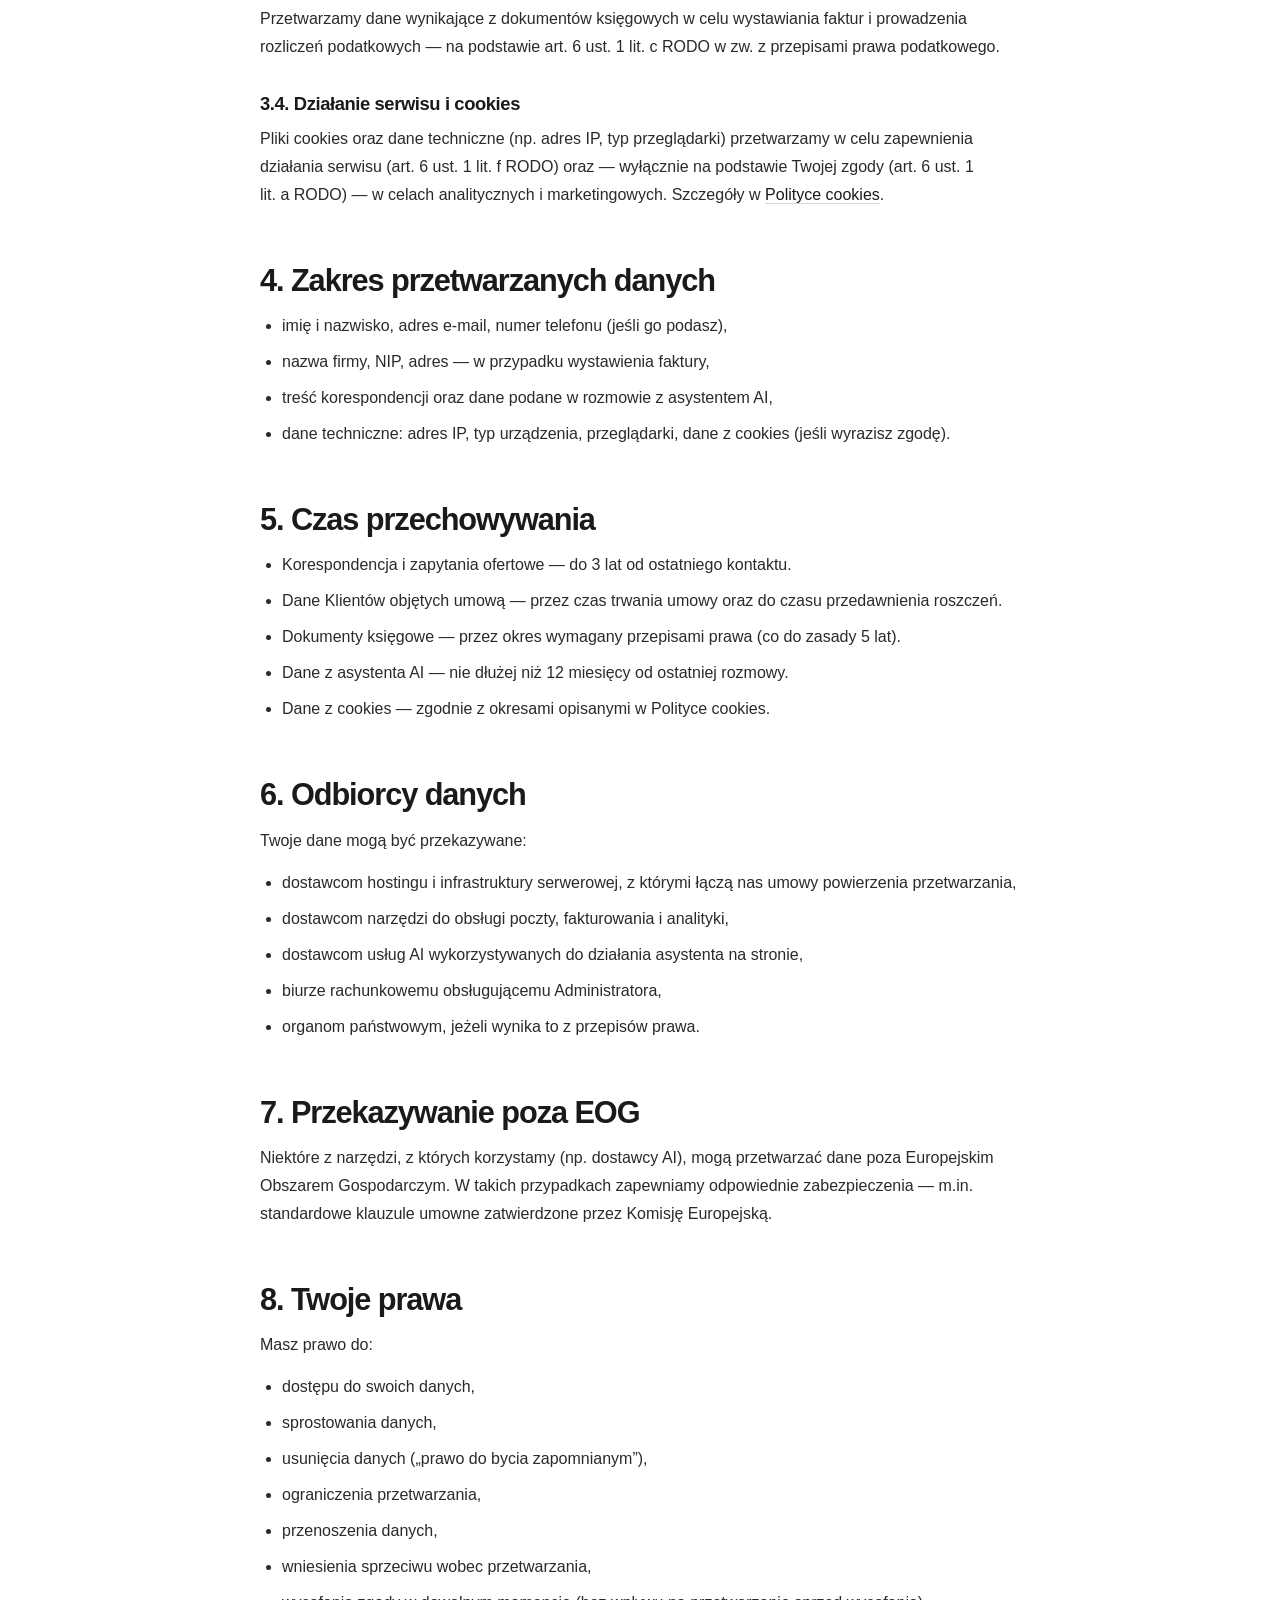
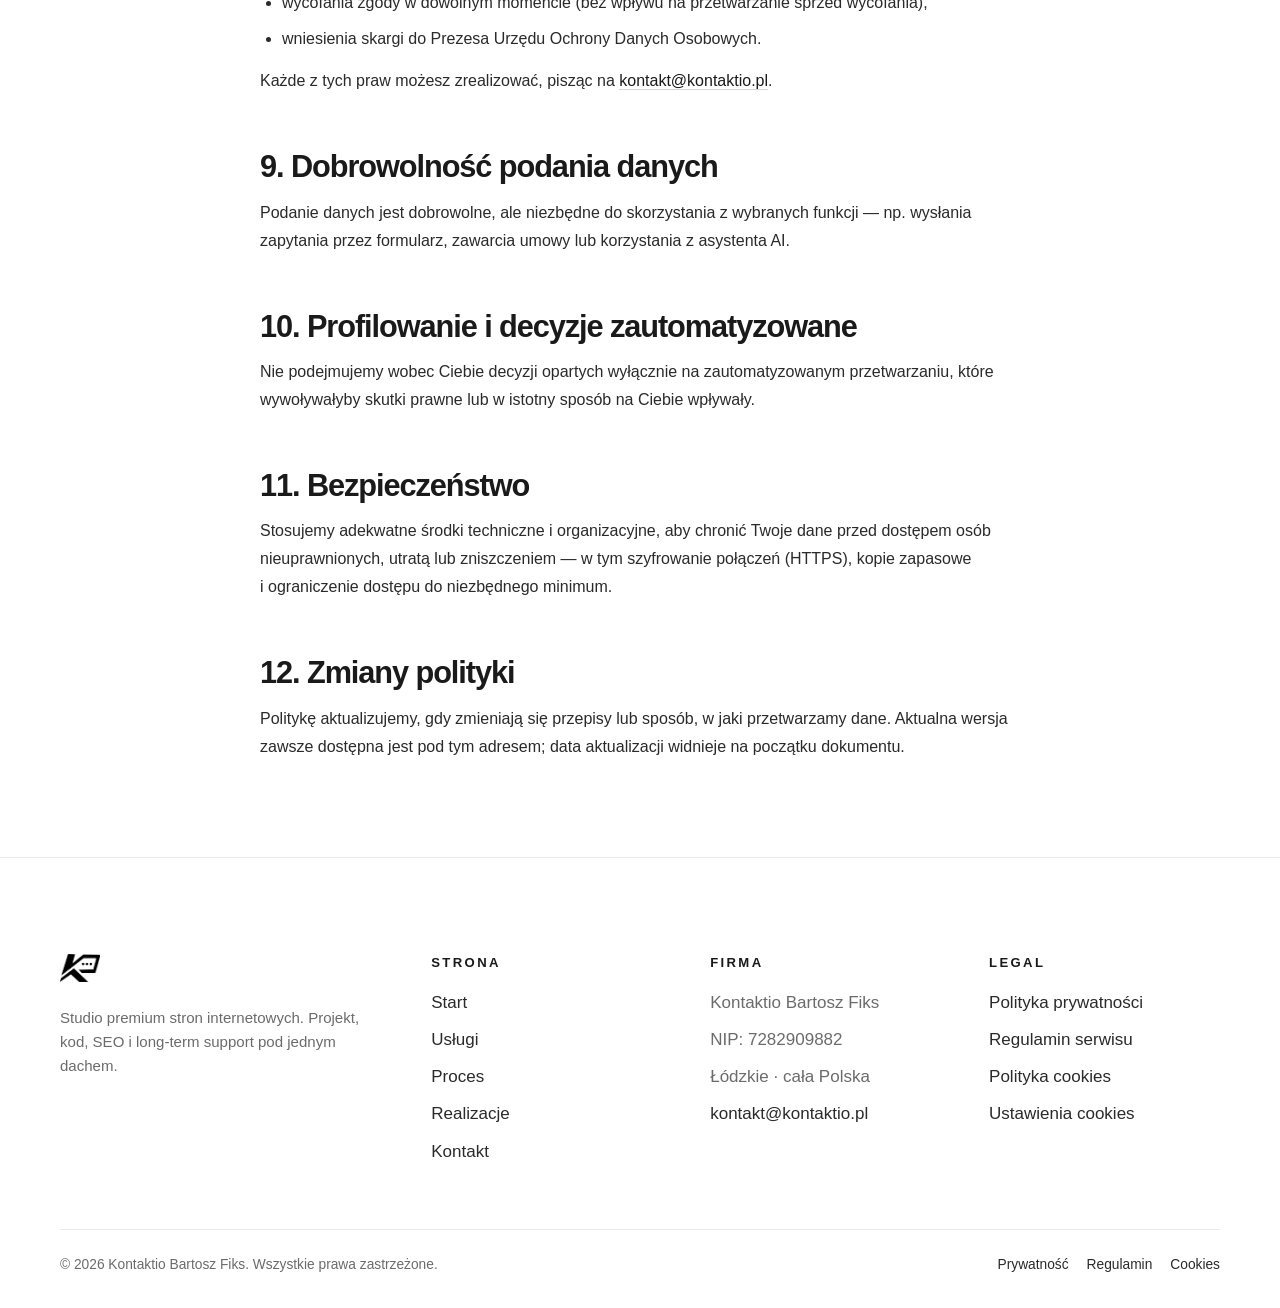
<file: polityka-prywatnosci.html>
<!DOCTYPE html>
<html lang="pl">
<head>
  <meta charset="UTF-8" />
  <meta name="viewport" content="width=device-width, initial-scale=1.0" />
  <title>Polityka prywatności — Kontaktio</title>
  <meta name="description" content="Polityka prywatności serwisu kontaktio.pl — zasady przetwarzania danych osobowych zgodne z RODO." />
  <meta name="theme-color" content="#ffffff" />
  <meta name="color-scheme" content="light" />
  <link rel="canonical" href="https://kontaktio.pl/polityka-prywatnosci.html" />

  <link rel="preload" href="styles.css" as="style" />
  <link rel="dns-prefetch" href="https://chatbot-backend-x2cy.onrender.com" />
  <link rel="preconnect" href="https://chatbot-backend-x2cy.onrender.com" crossorigin />

  <meta http-equiv="Content-Security-Policy" content="default-src 'self'; script-src 'self' https://cdn.jsdelivr.net https://chatbot-backend-x2cy.onrender.com 'unsafe-inline'; style-src 'self' 'unsafe-inline'; img-src 'self' data: https:; font-src 'self' data:; connect-src 'self' https://chatbot-backend-x2cy.onrender.com https://cdn.jsdelivr.net wss://chatbot-backend-x2cy.onrender.com; frame-ancestors 'none'; base-uri 'self'; form-action 'self' mailto:; upgrade-insecure-requests" />
  <meta http-equiv="X-Content-Type-Options" content="nosniff" />
  <meta name="referrer" content="strict-origin-when-cross-origin" />
  <meta http-equiv="Permissions-Policy" content="camera=(), microphone=(), geolocation=(), payment=(), usb=(), interest-cohort=()" />
  <meta name="robots" content="index, follow" />

  <meta property="og:locale" content="pl_PL" />
  <meta property="og:site_name" content="Kontaktio" />
  <meta property="og:type" content="article" />
  <meta property="og:title" content="Polityka prywatności — Kontaktio" />
  <meta property="og:url" content="https://kontaktio.pl/polityka-prywatnosci.html" />
  <meta property="og:image" content="https://kontaktio.pl/favicon-512x512.png" />

  <link rel="icon" href="favicon.ico" sizes="48x48" />
  <link rel="icon" href="favicon-32x32.png" type="image/png" sizes="32x32" />
  <link rel="icon" href="favicon-192x192.png" type="image/png" sizes="192x192" />
  <link rel="icon" href="favicon-512x512.png" type="image/png" sizes="512x512" />
  <link rel="apple-touch-icon" href="apple-touch-icon.png" />
  <link rel="manifest" href="manifest.json" />

  <link rel="stylesheet" href="styles.css" />

  <script type="application/ld+json">{"@context":"https://schema.org","@type":"BreadcrumbList","itemListElement":[{"@type":"ListItem","position":1,"name":"Start","item":"https://kontaktio.pl/"},{"@type":"ListItem","position":2,"name":"Polityka prywatności","item":"https://kontaktio.pl/polityka-prywatnosci.html"}]}</script>
</head>
<body>

<a class="skip-link" href="#main">Przejdź do treści</a>
<div class="scroll-progress" aria-hidden="true"></div>

<header class="nav" role="banner">
  <div class="container">
    <div class="nav__inner">
      <a href="index.html" class="nav__logo" aria-label="Kontaktio — strona główna">
        <span class="nav__logo-mark" aria-hidden="true"><img src="logo.png" alt="Kontaktio" width="140" height="98" decoding="async" /></span>
      </a>
      <nav aria-label="Główna nawigacja">
        <ul class="nav__menu">
          <li><a href="index.html#uslugi">Usługi</a></li>
          <li><a href="index.html#proces">Proces</a></li>
          <li><a href="realizacje.html">Realizacje</a></li>
          <li><a href="kontakt.html">Kontakt</a></li>
        </ul>
      </nav>
      <a href="kontakt.html" class="btn btn--primary nav__cta">Bezpłatna wycena <svg viewBox="0 0 16 16" fill="none" stroke="currentColor" stroke-width="2" aria-hidden="true"><path d="M3 8h10M9 4l4 4-4 4"/></svg></a>
      <button class="nav__burger" type="button" aria-controls="mobile-drawer" aria-expanded="false" aria-label="Menu"><span aria-hidden="true"></span></button>
    </div>
  </div>
  <div id="mobile-drawer" class="nav__drawer" role="dialog" aria-label="Menu mobilne">
    <ul>
      <li><a href="index.html">Start</a></li>
      <li><a href="index.html#uslugi">Usługi</a></li>
      <li><a href="index.html#proces">Proces</a></li>
      <li><a href="realizacje.html">Realizacje</a></li>
      <li><a href="kontakt.html">Kontakt</a></li>
    </ul>
    <a href="kontakt.html" class="btn btn--primary btn--lg">Bezpłatna wycena</a>
  </div>
</header>

<main id="main">

  <section class="page-head">
    <div class="container">
      <nav class="page-head__crumbs" aria-label="Okruszki">
        <a href="index.html">Start</a><span>/</span><span>Polityka prywatności</span>
      </nav>
      <h1 class="reveal">Polityka prywatności</h1>
      <p class="page-head__lead lead reveal reveal--d1">
        Twoje dane są Twoje. Tutaj jasno opisujemy, jakie informacje przetwarzamy,
        w&nbsp;jakim celu i&nbsp;na jakiej podstawie prawnej. Zgodnie z&nbsp;RODO.
      </p>
    </div>
  </section>

  <article class="article">
    <p class="article__meta">Ostatnia aktualizacja: 22&nbsp;kwietnia&nbsp;2026</p>

    <h2>1. Administrator danych</h2>
    <p>Administratorem Twoich danych osobowych jest <strong>Kontaktio Bartosz&nbsp;Fiks</strong>, z&nbsp;siedzibą w&nbsp;województwie łódzkim, NIP&nbsp;7282909882 (dalej: „Administrator”, „my”).</p>
    <p>Kontakt w&nbsp;sprawach związanych z&nbsp;przetwarzaniem danych: <a href="mailto:kontakt@kontaktio.pl">kontakt@kontaktio.pl</a>.</p>

    <h2>2. Zakres polityki</h2>
    <p>Niniejsza polityka dotyczy przetwarzania danych osobowych w&nbsp;związku z:</p>
    <ul>
      <li>korzystaniem przez Ciebie z&nbsp;serwisu <a href="https://kontaktio.pl/">kontaktio.pl</a>,</li>
      <li>korespondencją e‑mailową lub kontaktem przez formularz kontaktowy,</li>
      <li>realizacją zawartych z&nbsp;nami umów i&nbsp;świadczeniem naszych usług,</li>
      <li>korzystaniem z&nbsp;wbudowanego asystenta AI (chatbota) na stronie.</li>
    </ul>

    <h2>3. Cele i podstawy prawne przetwarzania</h2>
    <h3>3.1. Kontakt i&nbsp;obsługa zapytań</h3>
    <p>Przetwarzamy dane podane w&nbsp;formularzu kontaktowym, korespondencji e‑mail lub w&nbsp;rozmowie z&nbsp;asystentem AI w&nbsp;celu udzielenia odpowiedzi i&nbsp;przygotowania wyceny — na podstawie art.&nbsp;6 ust.&nbsp;1 lit.&nbsp;f&nbsp;RODO (uzasadniony interes Administratora) oraz art.&nbsp;6 ust.&nbsp;1 lit.&nbsp;b&nbsp;RODO (działania przed zawarciem umowy).</p>
    <h3>3.2. Realizacja umowy</h3>
    <p>Przetwarzamy dane Klienta w&nbsp;celu wykonania umowy o&nbsp;świadczenie usług projektowania, kodowania, wdrożenia i&nbsp;utrzymania strony internetowej — na podstawie art.&nbsp;6 ust.&nbsp;1 lit.&nbsp;b&nbsp;RODO.</p>
    <h3>3.3. Obowiązki prawne</h3>
    <p>Przetwarzamy dane wynikające z&nbsp;dokumentów księgowych w&nbsp;celu wystawiania faktur i&nbsp;prowadzenia rozliczeń podatkowych — na podstawie art.&nbsp;6 ust.&nbsp;1 lit.&nbsp;c&nbsp;RODO w&nbsp;zw.&nbsp;z&nbsp;przepisami prawa podatkowego.</p>
    <h3>3.4. Działanie serwisu i&nbsp;cookies</h3>
    <p>Pliki cookies oraz dane techniczne (np. adres IP, typ przeglądarki) przetwarzamy w&nbsp;celu zapewnienia działania serwisu (art.&nbsp;6 ust.&nbsp;1 lit.&nbsp;f&nbsp;RODO) oraz — wyłącznie na podstawie Twojej zgody (art.&nbsp;6 ust.&nbsp;1 lit.&nbsp;a&nbsp;RODO) — w&nbsp;celach analitycznych i&nbsp;marketingowych. Szczegóły w&nbsp;<a href="polityka-cookies.html">Polityce cookies</a>.</p>

    <h2>4. Zakres przetwarzanych danych</h2>
    <ul>
      <li>imię i&nbsp;nazwisko, adres e‑mail, numer telefonu (jeśli go podasz),</li>
      <li>nazwa firmy, NIP, adres — w&nbsp;przypadku wystawienia faktury,</li>
      <li>treść korespondencji oraz dane podane w&nbsp;rozmowie z&nbsp;asystentem AI,</li>
      <li>dane techniczne: adres IP, typ urządzenia, przeglądarki, dane z&nbsp;cookies (jeśli wyrazisz zgodę).</li>
    </ul>

    <h2>5. Czas przechowywania</h2>
    <ul>
      <li>Korespondencja i&nbsp;zapytania ofertowe — do&nbsp;3&nbsp;lat od&nbsp;ostatniego kontaktu.</li>
      <li>Dane Klientów objętych umową — przez czas trwania umowy oraz do&nbsp;czasu przedawnienia roszczeń.</li>
      <li>Dokumenty księgowe — przez okres wymagany przepisami prawa (co do&nbsp;zasady 5&nbsp;lat).</li>
      <li>Dane z&nbsp;asystenta AI — nie dłużej niż 12&nbsp;miesięcy od&nbsp;ostatniej rozmowy.</li>
      <li>Dane z&nbsp;cookies — zgodnie z&nbsp;okresami opisanymi w&nbsp;Polityce cookies.</li>
    </ul>

    <h2>6. Odbiorcy danych</h2>
    <p>Twoje dane mogą być przekazywane:</p>
    <ul>
      <li>dostawcom hostingu i&nbsp;infrastruktury serwerowej, z&nbsp;którymi łączą nas umowy powierzenia przetwarzania,</li>
      <li>dostawcom narzędzi do&nbsp;obsługi poczty, fakturowania i&nbsp;analityki,</li>
      <li>dostawcom usług AI wykorzystywanych do&nbsp;działania asystenta na stronie,</li>
      <li>biurze rachunkowemu obsługującemu Administratora,</li>
      <li>organom państwowym, jeżeli wynika to z&nbsp;przepisów prawa.</li>
    </ul>

    <h2>7. Przekazywanie poza EOG</h2>
    <p>Niektóre z&nbsp;narzędzi, z&nbsp;których korzystamy (np. dostawcy AI), mogą przetwarzać dane poza Europejskim Obszarem Gospodarczym. W&nbsp;takich przypadkach zapewniamy odpowiednie zabezpieczenia — m.in. standardowe klauzule umowne zatwierdzone przez Komisję Europejską.</p>

    <h2>8. Twoje prawa</h2>
    <p>Masz prawo do:</p>
    <ul>
      <li>dostępu do&nbsp;swoich danych,</li>
      <li>sprostowania danych,</li>
      <li>usunięcia danych („prawo do&nbsp;bycia zapomnianym”),</li>
      <li>ograniczenia przetwarzania,</li>
      <li>przenoszenia danych,</li>
      <li>wniesienia sprzeciwu wobec przetwarzania,</li>
      <li>wycofania zgody w&nbsp;dowolnym momencie (bez wpływu na przetwarzanie sprzed wycofania),</li>
      <li>wniesienia skargi do&nbsp;Prezesa Urzędu Ochrony Danych Osobowych.</li>
    </ul>
    <p>Każde z&nbsp;tych praw możesz zrealizować, pisząc na <a href="mailto:kontakt@kontaktio.pl">kontakt@kontaktio.pl</a>.</p>

    <h2>9. Dobrowolność podania danych</h2>
    <p>Podanie danych jest dobrowolne, ale niezbędne do&nbsp;skorzystania z&nbsp;wybranych funkcji — np. wysłania zapytania przez formularz, zawarcia umowy lub korzystania z&nbsp;asystenta AI.</p>

    <h2>10. Profilowanie i decyzje zautomatyzowane</h2>
    <p>Nie podejmujemy wobec Ciebie decyzji opartych wyłącznie na zautomatyzowanym przetwarzaniu, które wywoływałyby skutki prawne lub w&nbsp;istotny sposób na Ciebie wpływały.</p>

    <h2>11. Bezpieczeństwo</h2>
    <p>Stosujemy adekwatne środki techniczne i&nbsp;organizacyjne, aby chronić Twoje dane przed dostępem osób nieuprawnionych, utratą lub zniszczeniem — w&nbsp;tym szyfrowanie połączeń (HTTPS), kopie zapasowe i&nbsp;ograniczenie dostępu do&nbsp;niezbędnego minimum.</p>

    <h2>12. Zmiany polityki</h2>
    <p>Politykę aktualizujemy, gdy zmieniają się przepisy lub sposób, w&nbsp;jaki przetwarzamy dane. Aktualna wersja zawsze dostępna jest pod tym adresem; data aktualizacji widnieje na początku dokumentu.</p>
  </article>

</main>

<footer class="footer" role="contentinfo">
  <div class="container">
    <div class="footer__grid">
      <div class="footer__brand">
        <a href="index.html" class="nav__logo" aria-label="Kontaktio — strona główna">
          <span class="nav__logo-mark" aria-hidden="true"><img src="logo.png" alt="Kontaktio" width="140" height="98" decoding="async" /></span>
        </a>
        <p>Studio premium stron internetowych. Projekt, kod, SEO i&nbsp;long‑term support pod jednym dachem.</p>
      </div>
      <div><h4>Strona</h4><ul><li><a href="index.html">Start</a></li><li><a href="index.html#uslugi">Usługi</a></li><li><a href="index.html#proces">Proces</a></li><li><a href="realizacje.html">Realizacje</a></li><li><a href="kontakt.html">Kontakt</a></li></ul></div>
      <div><h4>Firma</h4><ul><li>Kontaktio Bartosz&nbsp;Fiks</li><li>NIP: 7282909882</li><li>Łódzkie · cała Polska</li><li><a href="mailto:kontakt@kontaktio.pl">kontakt@kontaktio.pl</a></li></ul></div>
      <div><h4>Legal</h4><ul><li><a href="polityka-prywatnosci.html">Polityka prywatności</a></li><li><a href="regulamin.html">Regulamin serwisu</a></li><li><a href="polityka-cookies.html">Polityka cookies</a></li><li><a href="#" data-cookie-open>Ustawienia cookies</a></li></ul></div>
    </div>
    <div class="footer__bottom">
      <span>© <span id="y">2026</span> Kontaktio Bartosz&nbsp;Fiks. Wszystkie prawa zastrzeżone.</span>
      <span class="footer__legal"><a href="polityka-prywatnosci.html">Prywatność</a><a href="regulamin.html">Regulamin</a><a href="polityka-cookies.html">Cookies</a></span>
    </div>
  </div>
</footer>

<aside class="cookie" data-cookie-banner role="dialog" aria-live="polite" aria-label="Informacja o plikach cookies">
  <h4>Pliki cookies</h4>
  <p>Używamy plików cookies do zapewnienia działania serwisu oraz — za Twoją zgodą — do analityki i&nbsp;marketingu. Szczegóły w&nbsp;<a href="polityka-cookies.html" class="text-link">polityce cookies</a>.</p>
  <div class="cookie__actions">
    <button type="button" class="btn btn--primary" data-cookie-accept-all>Akceptuję wszystkie</button>
    <button type="button" class="btn btn--ghost" data-cookie-reject>Tylko niezbędne</button>
    <button type="button" class="btn btn--ghost" data-cookie-customize>Ustawienia</button>
  </div>
</aside>

<div class="cookie-modal" data-cookie-modal role="dialog" aria-modal="true" aria-label="Ustawienia plików cookies">
  <div class="cookie-modal__panel">
    <h3>Ustawienia plików cookies</h3>
    <p class="cookie-modal__intro">Zdecyduj, na które kategorie plików cookies wyrażasz zgodę.</p>
    <div class="cookie-row"><div class="cookie-row__head"><strong>Niezbędne</strong><label class="switch" aria-label="Niezbędne — zawsze włączone"><input type="checkbox" checked disabled /><span class="switch__slider"></span></label></div><p>Wymagane do działania strony. Nie wymagają zgody.</p></div>
    <div class="cookie-row"><div class="cookie-row__head"><strong>Analityczne</strong><label class="switch" aria-label="Analityczne"><input type="checkbox" data-cookie-toggle="analytics" /><span class="switch__slider"></span></label></div><p>Anonimowe statystyki ruchu — pomagają ulepszać stronę.</p></div>
    <div class="cookie-row"><div class="cookie-row__head"><strong>Marketingowe</strong><label class="switch" aria-label="Marketingowe"><input type="checkbox" data-cookie-toggle="marketing" /><span class="switch__slider"></span></label></div><p>Pomagają mierzyć skuteczność kampanii.</p></div>
    <div class="cookie-modal__actions">
      <button type="button" class="btn btn--ghost" data-cookie-modal-close>Anuluj</button>
      <button type="button" class="btn btn--ghost" data-cookie-accept-all>Akceptuję wszystkie</button>
      <button type="button" class="btn btn--primary" data-cookie-save>Zapisz wybór</button>
    </div>
  </div>
</div>

<script src="main.js" defer></script>
<script>document.getElementById("y").textContent = new Date().getFullYear();</script>
<script
  data-kontaktio
  data-client="premium"
  data-backend="https://chatbot-backend-x2cy.onrender.com"
  data-src="kontaktio.js"></script>
</body>
</html>
</file>
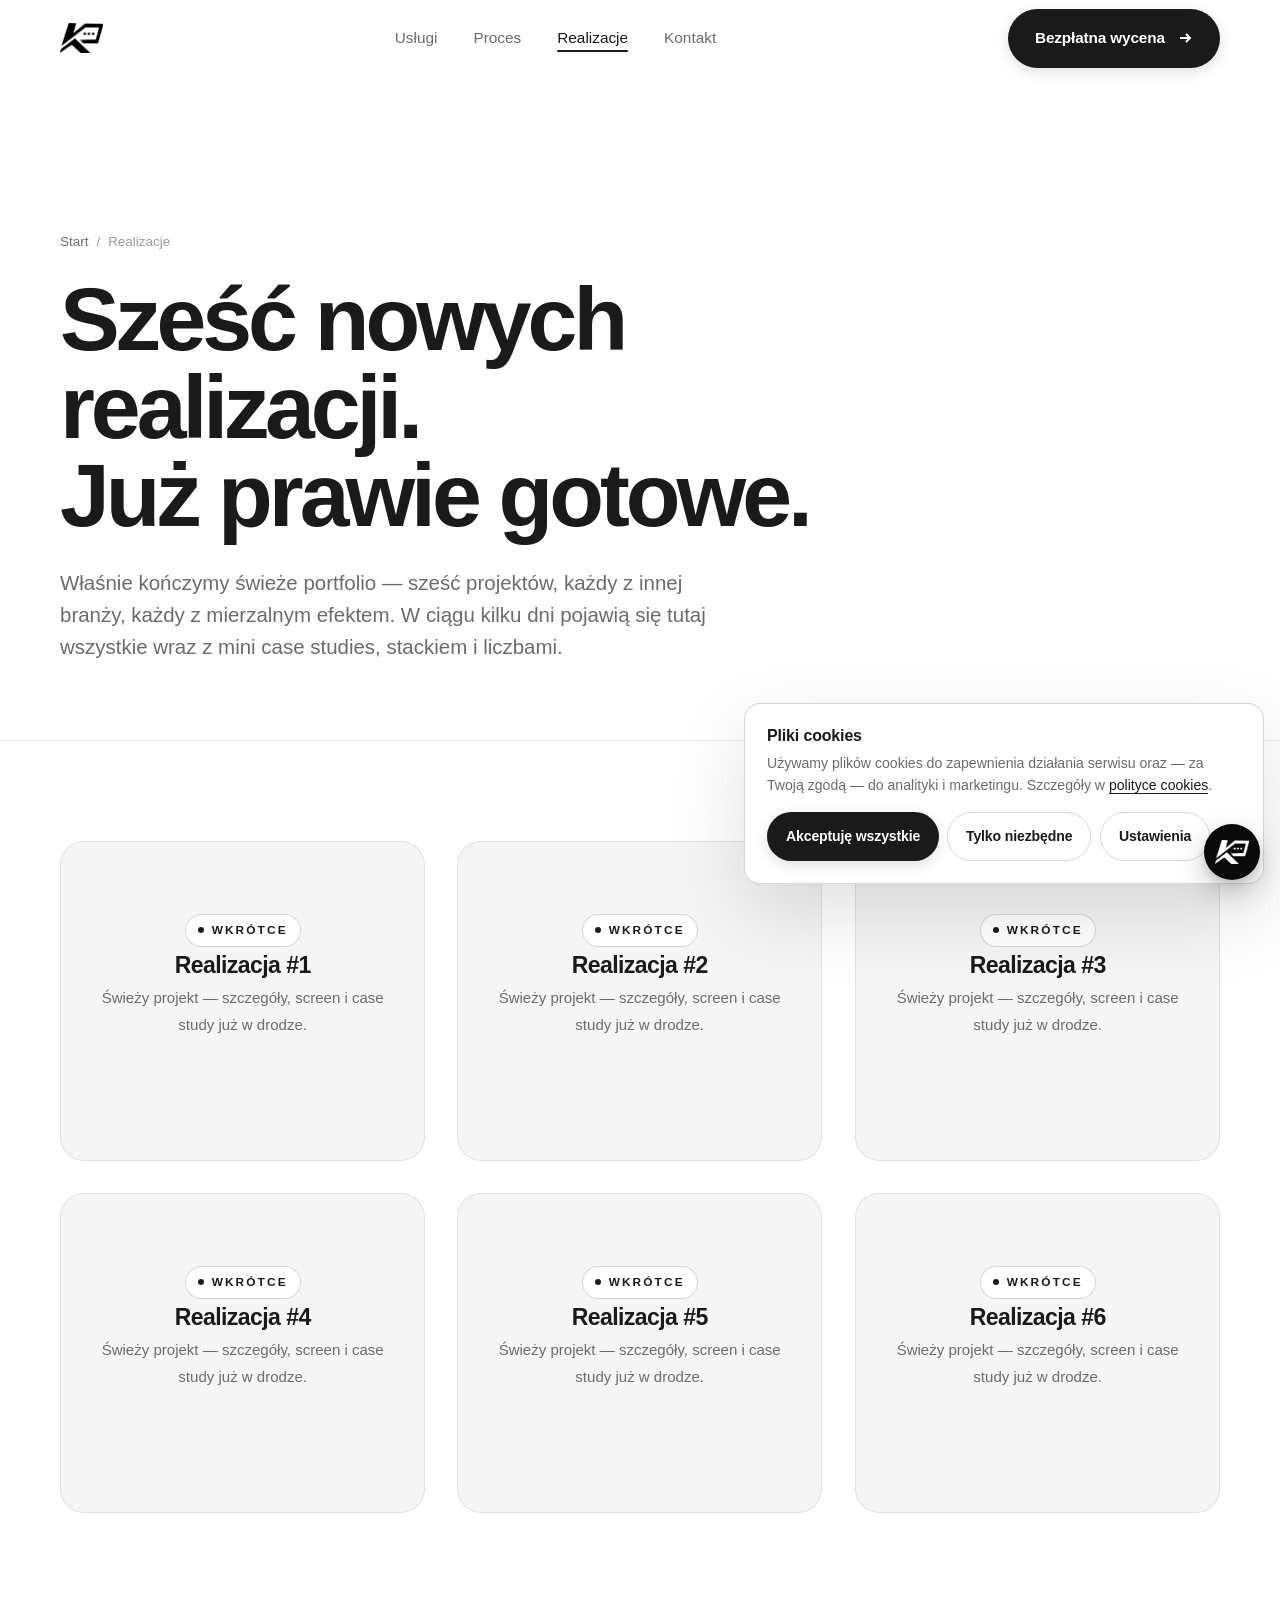
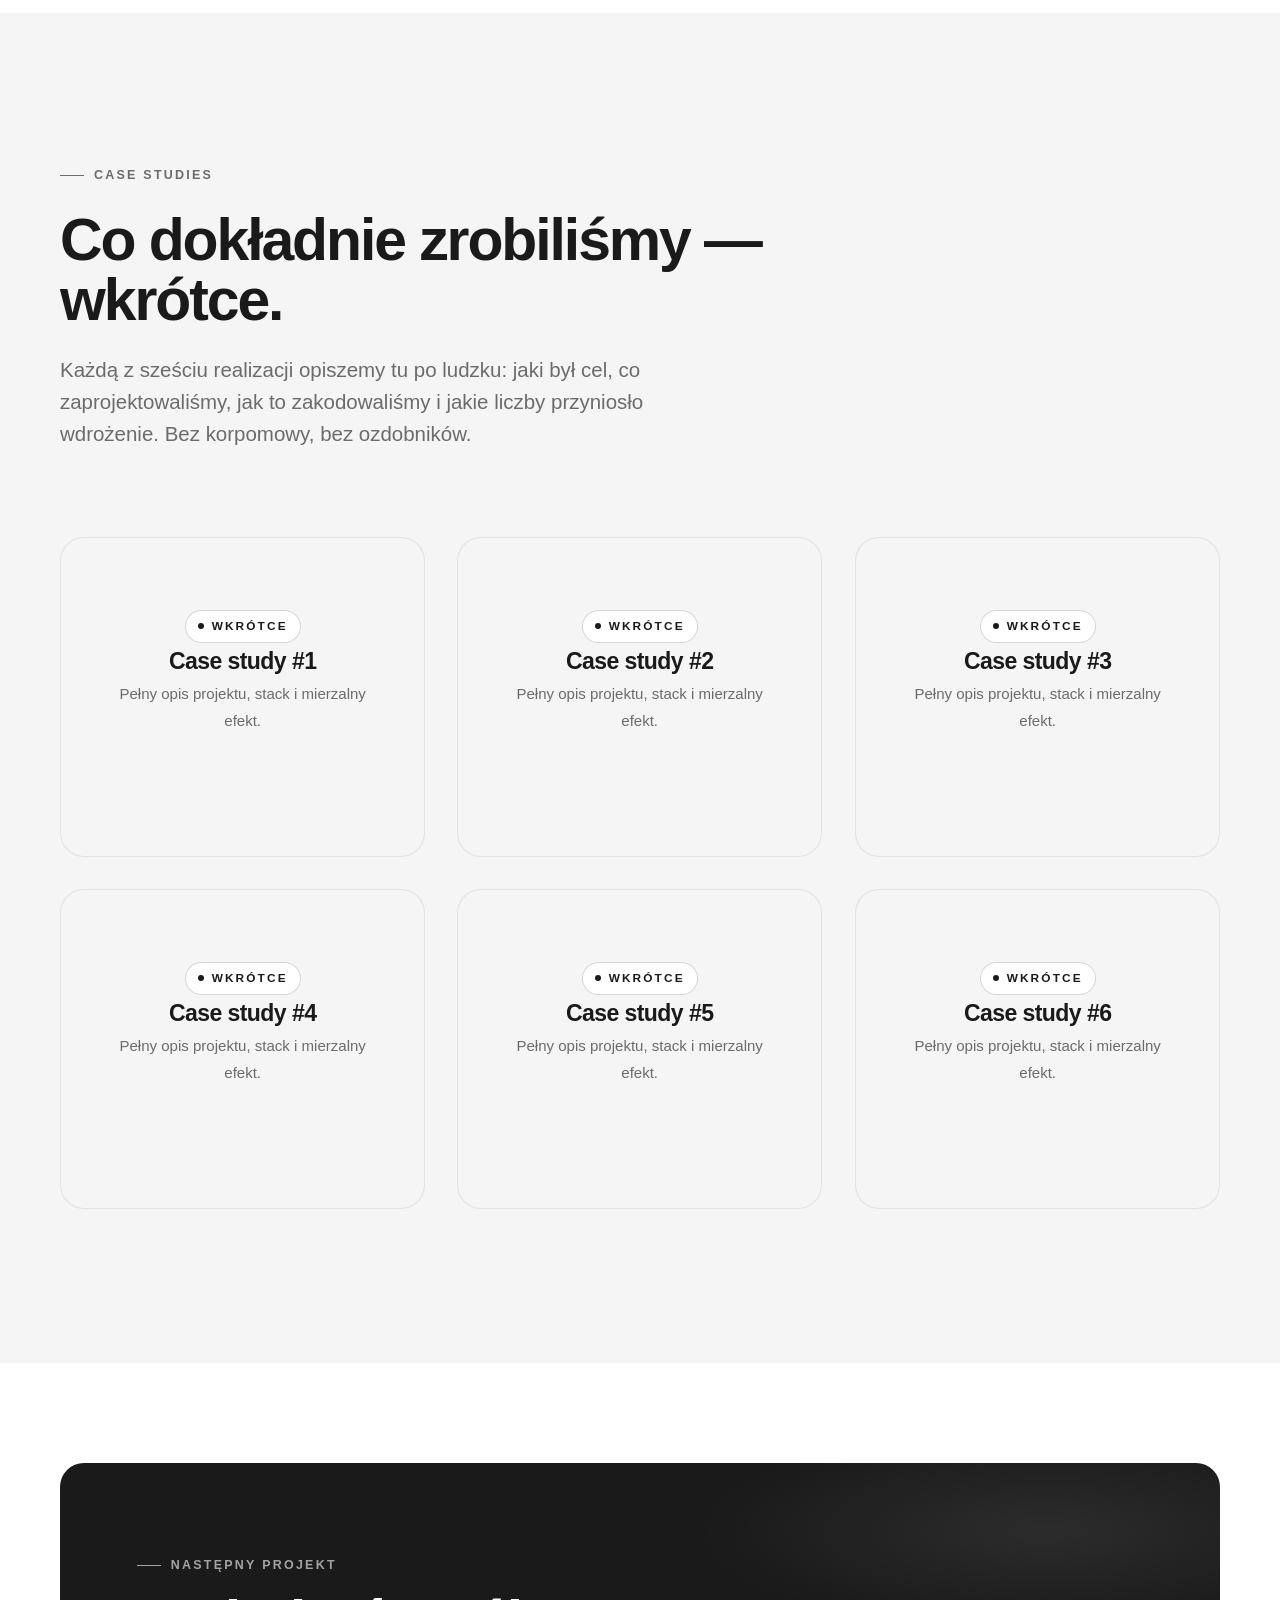
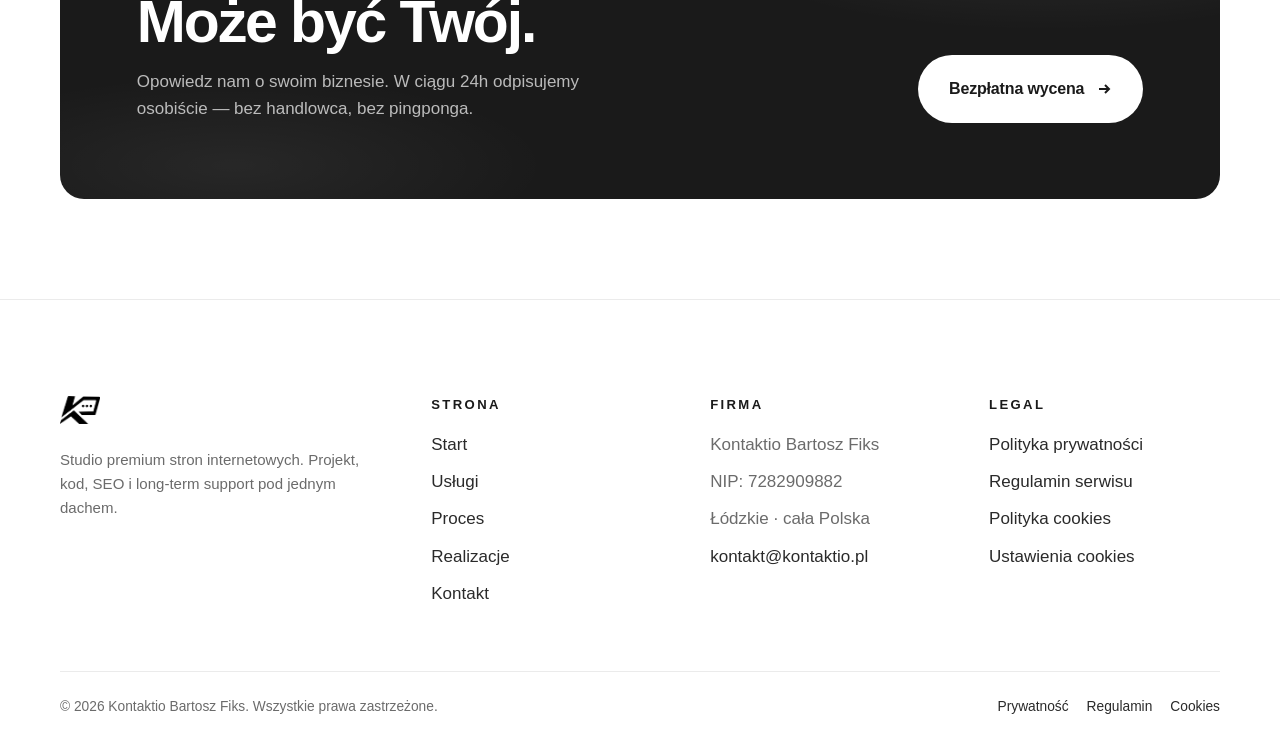
<file: realizacje.html>
<!DOCTYPE html>
<html lang="pl">
<head>
  <meta charset="UTF-8" />
  <meta name="viewport" content="width=device-width, initial-scale=1.0" />
  <title>Realizacje — Kontaktio</title>
  <meta name="description" content="Wybrane realizacje studia Kontaktio — strony firmowe, sklepy online, redesign. Mini case studies, stack i efekty." />
  <meta name="theme-color" content="#ffffff" />
  <meta name="color-scheme" content="light" />
  <link rel="canonical" href="https://kontaktio.pl/realizacje.html" />

  <link rel="preload" href="styles.css" as="style" />
  <link rel="dns-prefetch" href="https://chatbot-backend-x2cy.onrender.com" />
  <link rel="preconnect" href="https://chatbot-backend-x2cy.onrender.com" crossorigin />

  <meta http-equiv="Content-Security-Policy" content="default-src 'self'; script-src 'self' https://cdn.jsdelivr.net https://chatbot-backend-x2cy.onrender.com 'unsafe-inline'; style-src 'self' 'unsafe-inline'; img-src 'self' data: https:; font-src 'self' data:; connect-src 'self' https://chatbot-backend-x2cy.onrender.com https://cdn.jsdelivr.net wss://chatbot-backend-x2cy.onrender.com; frame-ancestors 'none'; base-uri 'self'; form-action 'self' mailto:; upgrade-insecure-requests" />
  <meta http-equiv="X-Content-Type-Options" content="nosniff" />
  <meta name="referrer" content="strict-origin-when-cross-origin" />
  <meta http-equiv="Permissions-Policy" content="camera=(), microphone=(), geolocation=(), payment=(), usb=(), interest-cohort=()" />
  <meta name="robots" content="index, follow, max-image-preview:large" />

  <meta property="og:locale" content="pl_PL" />
  <meta property="og:site_name" content="Kontaktio" />
  <meta property="og:type" content="website" />
  <meta property="og:title" content="Realizacje — Kontaktio" />
  <meta property="og:description" content="Wybrane realizacje studia Kontaktio." />
  <meta property="og:url" content="https://kontaktio.pl/realizacje.html" />
  <meta property="og:image" content="https://kontaktio.pl/favicon-512x512.png" />

  <link rel="icon" href="favicon.ico" sizes="48x48" />
  <link rel="icon" href="favicon-32x32.png" type="image/png" sizes="32x32" />
  <link rel="icon" href="favicon-192x192.png" type="image/png" sizes="192x192" />
  <link rel="icon" href="favicon-512x512.png" type="image/png" sizes="512x512" />
  <link rel="apple-touch-icon" href="apple-touch-icon.png" />
  <link rel="manifest" href="manifest.json" />

  <link rel="stylesheet" href="styles.css" />

  <script type="application/ld+json">{"@context":"https://schema.org","@type":"BreadcrumbList","itemListElement":[{"@type":"ListItem","position":1,"name":"Start","item":"https://kontaktio.pl/"},{"@type":"ListItem","position":2,"name":"Realizacje","item":"https://kontaktio.pl/realizacje.html"}]}</script>
</head>
<body>

<a class="skip-link" href="#main">Przejdź do treści</a>
<div class="scroll-progress" aria-hidden="true"></div>

<header class="nav" role="banner">
  <div class="container">
    <div class="nav__inner">
      <a href="index.html" class="nav__logo" aria-label="Kontaktio — strona główna">
        <span class="nav__logo-mark" aria-hidden="true"><img src="logo.png" alt="Kontaktio" width="140" height="98" decoding="async" /></span>
      </a>
      <nav aria-label="Główna nawigacja">
        <ul class="nav__menu">
          <li><a href="index.html#uslugi">Usługi</a></li>
          <li><a href="index.html#proces">Proces</a></li>
          <li><a href="realizacje.html">Realizacje</a></li>
          <li><a href="kontakt.html">Kontakt</a></li>
        </ul>
      </nav>
      <a href="kontakt.html" class="btn btn--primary nav__cta">Bezpłatna wycena <svg viewBox="0 0 16 16" fill="none" stroke="currentColor" stroke-width="2" aria-hidden="true"><path d="M3 8h10M9 4l4 4-4 4"/></svg></a>
      <button class="nav__burger" type="button" aria-controls="mobile-drawer" aria-expanded="false" aria-label="Menu"><span aria-hidden="true"></span></button>
    </div>
  </div>
  <div id="mobile-drawer" class="nav__drawer" role="dialog" aria-label="Menu mobilne">
    <ul>
      <li><a href="index.html">Start</a></li>
      <li><a href="index.html#uslugi">Usługi</a></li>
      <li><a href="index.html#proces">Proces</a></li>
      <li><a href="realizacje.html">Realizacje</a></li>
      <li><a href="kontakt.html">Kontakt</a></li>
    </ul>
    <a href="kontakt.html" class="btn btn--primary btn--lg">Bezpłatna wycena</a>
  </div>
</header>

<main id="main">

  <section class="page-head">
    <div class="container">
      <nav class="page-head__crumbs" aria-label="Okruszki">
        <a href="index.html">Start</a><span>/</span><span>Realizacje</span>
      </nav>
      <h1 class="reveal">Sześć nowych realizacji.<br>Już prawie&nbsp;gotowe.</h1>
      <p class="page-head__lead lead reveal reveal--d1">
        Właśnie kończymy świeże portfolio — sześć projektów, każdy z&nbsp;innej branży,
        każdy z&nbsp;mierzalnym efektem. W&nbsp;ciągu kilku dni pojawią się tutaj wszystkie
        wraz z&nbsp;mini case studies, stackiem i&nbsp;liczbami.
      </p>
    </div>
  </section>

  <section class="section section--tight">
    <div class="container">
      <div class="work work--3">
        <div class="work__card work__card--placeholder reveal">
          <span class="work__placeholder-tag">Wkrótce</span>
          <strong>Realizacja #1</strong>
          <span class="work__placeholder-desc">Świeży projekt — szczegóły, screen i&nbsp;case study już w&nbsp;drodze.</span>
        </div>
        <div class="work__card work__card--placeholder reveal reveal--d1">
          <span class="work__placeholder-tag">Wkrótce</span>
          <strong>Realizacja #2</strong>
          <span class="work__placeholder-desc">Świeży projekt — szczegóły, screen i&nbsp;case study już w&nbsp;drodze.</span>
        </div>
        <div class="work__card work__card--placeholder reveal reveal--d2">
          <span class="work__placeholder-tag">Wkrótce</span>
          <strong>Realizacja #3</strong>
          <span class="work__placeholder-desc">Świeży projekt — szczegóły, screen i&nbsp;case study już w&nbsp;drodze.</span>
        </div>
        <div class="work__card work__card--placeholder reveal">
          <span class="work__placeholder-tag">Wkrótce</span>
          <strong>Realizacja #4</strong>
          <span class="work__placeholder-desc">Świeży projekt — szczegóły, screen i&nbsp;case study już w&nbsp;drodze.</span>
        </div>
        <div class="work__card work__card--placeholder reveal reveal--d1">
          <span class="work__placeholder-tag">Wkrótce</span>
          <strong>Realizacja #5</strong>
          <span class="work__placeholder-desc">Świeży projekt — szczegóły, screen i&nbsp;case study już w&nbsp;drodze.</span>
        </div>
        <div class="work__card work__card--placeholder reveal reveal--d2">
          <span class="work__placeholder-tag">Wkrótce</span>
          <strong>Realizacja #6</strong>
          <span class="work__placeholder-desc">Świeży projekt — szczegóły, screen i&nbsp;case study już w&nbsp;drodze.</span>
        </div>
      </div>
    </div>
  </section>

  <!-- ── Mini case studies (placeholder) ─────────────────────────────── -->
  <section class="section section--soft">
    <div class="container">
      <div class="section-head">
        <p class="eyebrow reveal">Case studies</p>
        <h2 class="reveal reveal--d1">Co dokładnie zrobiliśmy — wkrótce.</h2>
        <p class="lead reveal reveal--d2">
          Każdą z&nbsp;sześciu realizacji opiszemy tu po&nbsp;ludzku: jaki był cel,
          co zaprojektowaliśmy, jak to zakodowaliśmy i&nbsp;jakie liczby przyniosło
          wdrożenie. Bez korpomowy, bez&nbsp;ozdobników.
        </p>
      </div>

      <div class="work work--3">
        <div class="work__card work__card--placeholder reveal">
          <span class="work__placeholder-tag">Wkrótce</span>
          <strong>Case study #1</strong>
          <span class="work__placeholder-desc">Pełny opis projektu, stack i&nbsp;mierzalny efekt.</span>
        </div>
        <div class="work__card work__card--placeholder reveal reveal--d1">
          <span class="work__placeholder-tag">Wkrótce</span>
          <strong>Case study #2</strong>
          <span class="work__placeholder-desc">Pełny opis projektu, stack i&nbsp;mierzalny efekt.</span>
        </div>
        <div class="work__card work__card--placeholder reveal reveal--d2">
          <span class="work__placeholder-tag">Wkrótce</span>
          <strong>Case study #3</strong>
          <span class="work__placeholder-desc">Pełny opis projektu, stack i&nbsp;mierzalny efekt.</span>
        </div>
        <div class="work__card work__card--placeholder reveal">
          <span class="work__placeholder-tag">Wkrótce</span>
          <strong>Case study #4</strong>
          <span class="work__placeholder-desc">Pełny opis projektu, stack i&nbsp;mierzalny efekt.</span>
        </div>
        <div class="work__card work__card--placeholder reveal reveal--d1">
          <span class="work__placeholder-tag">Wkrótce</span>
          <strong>Case study #5</strong>
          <span class="work__placeholder-desc">Pełny opis projektu, stack i&nbsp;mierzalny efekt.</span>
        </div>
        <div class="work__card work__card--placeholder reveal reveal--d2">
          <span class="work__placeholder-tag">Wkrótce</span>
          <strong>Case study #6</strong>
          <span class="work__placeholder-desc">Pełny opis projektu, stack i&nbsp;mierzalny efekt.</span>
        </div>
      </div>
    </div>
  </section>

  <section class="section section--tight">
    <div class="container">
      <div class="cta reveal">
        <div>
          <p class="eyebrow" style="color:rgba(255,255,255,0.6);">Następny projekt</p>
          <h2 style="margin-top:16px;">Może być Twój.</h2>
          <p>Opowiedz nam o&nbsp;swoim biznesie. W&nbsp;ciągu 24h odpisujemy osobiście — bez handlowca, bez&nbsp;pingponga.</p>
        </div>
        <div class="cta__actions">
          <a href="kontakt.html" class="btn btn--light btn--lg">Bezpłatna wycena <svg viewBox="0 0 16 16" fill="none" stroke="currentColor" stroke-width="2" aria-hidden="true"><path d="M3 8h10M9 4l4 4-4 4"/></svg></a>
        </div>
      </div>
    </div>
  </section>

</main>

<footer class="footer" role="contentinfo">
  <div class="container">
    <div class="footer__grid">
      <div class="footer__brand">
        <a href="index.html" class="nav__logo" aria-label="Kontaktio — strona główna">
          <span class="nav__logo-mark" aria-hidden="true"><img src="logo.png" alt="Kontaktio" width="140" height="98" decoding="async" /></span>
        </a>
        <p>Studio premium stron internetowych. Projekt, kod, SEO i&nbsp;long‑term support pod jednym dachem.</p>
      </div>
      <div><h4>Strona</h4><ul><li><a href="index.html">Start</a></li><li><a href="index.html#uslugi">Usługi</a></li><li><a href="index.html#proces">Proces</a></li><li><a href="realizacje.html">Realizacje</a></li><li><a href="kontakt.html">Kontakt</a></li></ul></div>
      <div><h4>Firma</h4><ul><li>Kontaktio Bartosz&nbsp;Fiks</li><li>NIP: 7282909882</li><li>Łódzkie · cała Polska</li><li><a href="mailto:kontakt@kontaktio.pl">kontakt@kontaktio.pl</a></li></ul></div>
      <div><h4>Legal</h4><ul><li><a href="polityka-prywatnosci.html">Polityka prywatności</a></li><li><a href="regulamin.html">Regulamin serwisu</a></li><li><a href="polityka-cookies.html">Polityka cookies</a></li><li><a href="#" data-cookie-open>Ustawienia cookies</a></li></ul></div>
    </div>
    <div class="footer__bottom">
      <span>© <span id="y">2026</span> Kontaktio Bartosz&nbsp;Fiks. Wszystkie prawa zastrzeżone.</span>
      <span class="footer__legal"><a href="polityka-prywatnosci.html">Prywatność</a><a href="regulamin.html">Regulamin</a><a href="polityka-cookies.html">Cookies</a></span>
    </div>
  </div>
</footer>

<aside class="cookie" data-cookie-banner role="dialog" aria-live="polite" aria-label="Informacja o plikach cookies">
  <h4>Pliki cookies</h4>
  <p>Używamy plików cookies do zapewnienia działania serwisu oraz — za Twoją zgodą — do analityki i&nbsp;marketingu. Szczegóły w&nbsp;<a href="polityka-cookies.html" class="text-link">polityce cookies</a>.</p>
  <div class="cookie__actions">
    <button type="button" class="btn btn--primary" data-cookie-accept-all>Akceptuję wszystkie</button>
    <button type="button" class="btn btn--ghost" data-cookie-reject>Tylko niezbędne</button>
    <button type="button" class="btn btn--ghost" data-cookie-customize>Ustawienia</button>
  </div>
</aside>

<div class="cookie-modal" data-cookie-modal role="dialog" aria-modal="true" aria-label="Ustawienia plików cookies">
  <div class="cookie-modal__panel">
    <h3>Ustawienia plików cookies</h3>
    <p class="cookie-modal__intro">Zdecyduj, na które kategorie plików cookies wyrażasz zgodę.</p>
    <div class="cookie-row"><div class="cookie-row__head"><strong>Niezbędne</strong><label class="switch" aria-label="Niezbędne — zawsze włączone"><input type="checkbox" checked disabled /><span class="switch__slider"></span></label></div><p>Wymagane do działania strony. Nie wymagają zgody.</p></div>
    <div class="cookie-row"><div class="cookie-row__head"><strong>Analityczne</strong><label class="switch" aria-label="Analityczne"><input type="checkbox" data-cookie-toggle="analytics" /><span class="switch__slider"></span></label></div><p>Anonimowe statystyki ruchu — pomagają ulepszać stronę.</p></div>
    <div class="cookie-row"><div class="cookie-row__head"><strong>Marketingowe</strong><label class="switch" aria-label="Marketingowe"><input type="checkbox" data-cookie-toggle="marketing" /><span class="switch__slider"></span></label></div><p>Pomagają mierzyć skuteczność kampanii.</p></div>
    <div class="cookie-modal__actions">
      <button type="button" class="btn btn--ghost" data-cookie-modal-close>Anuluj</button>
      <button type="button" class="btn btn--ghost" data-cookie-accept-all>Akceptuję wszystkie</button>
      <button type="button" class="btn btn--primary" data-cookie-save>Zapisz wybór</button>
    </div>
  </div>
</div>

<script src="main.js" defer></script>
<script>document.getElementById("y").textContent = new Date().getFullYear();</script>
<script
  data-kontaktio
  data-client="premium"
  data-backend="https://chatbot-backend-x2cy.onrender.com"
  data-src="kontaktio.js"></script>
</body>
</html>
</file>
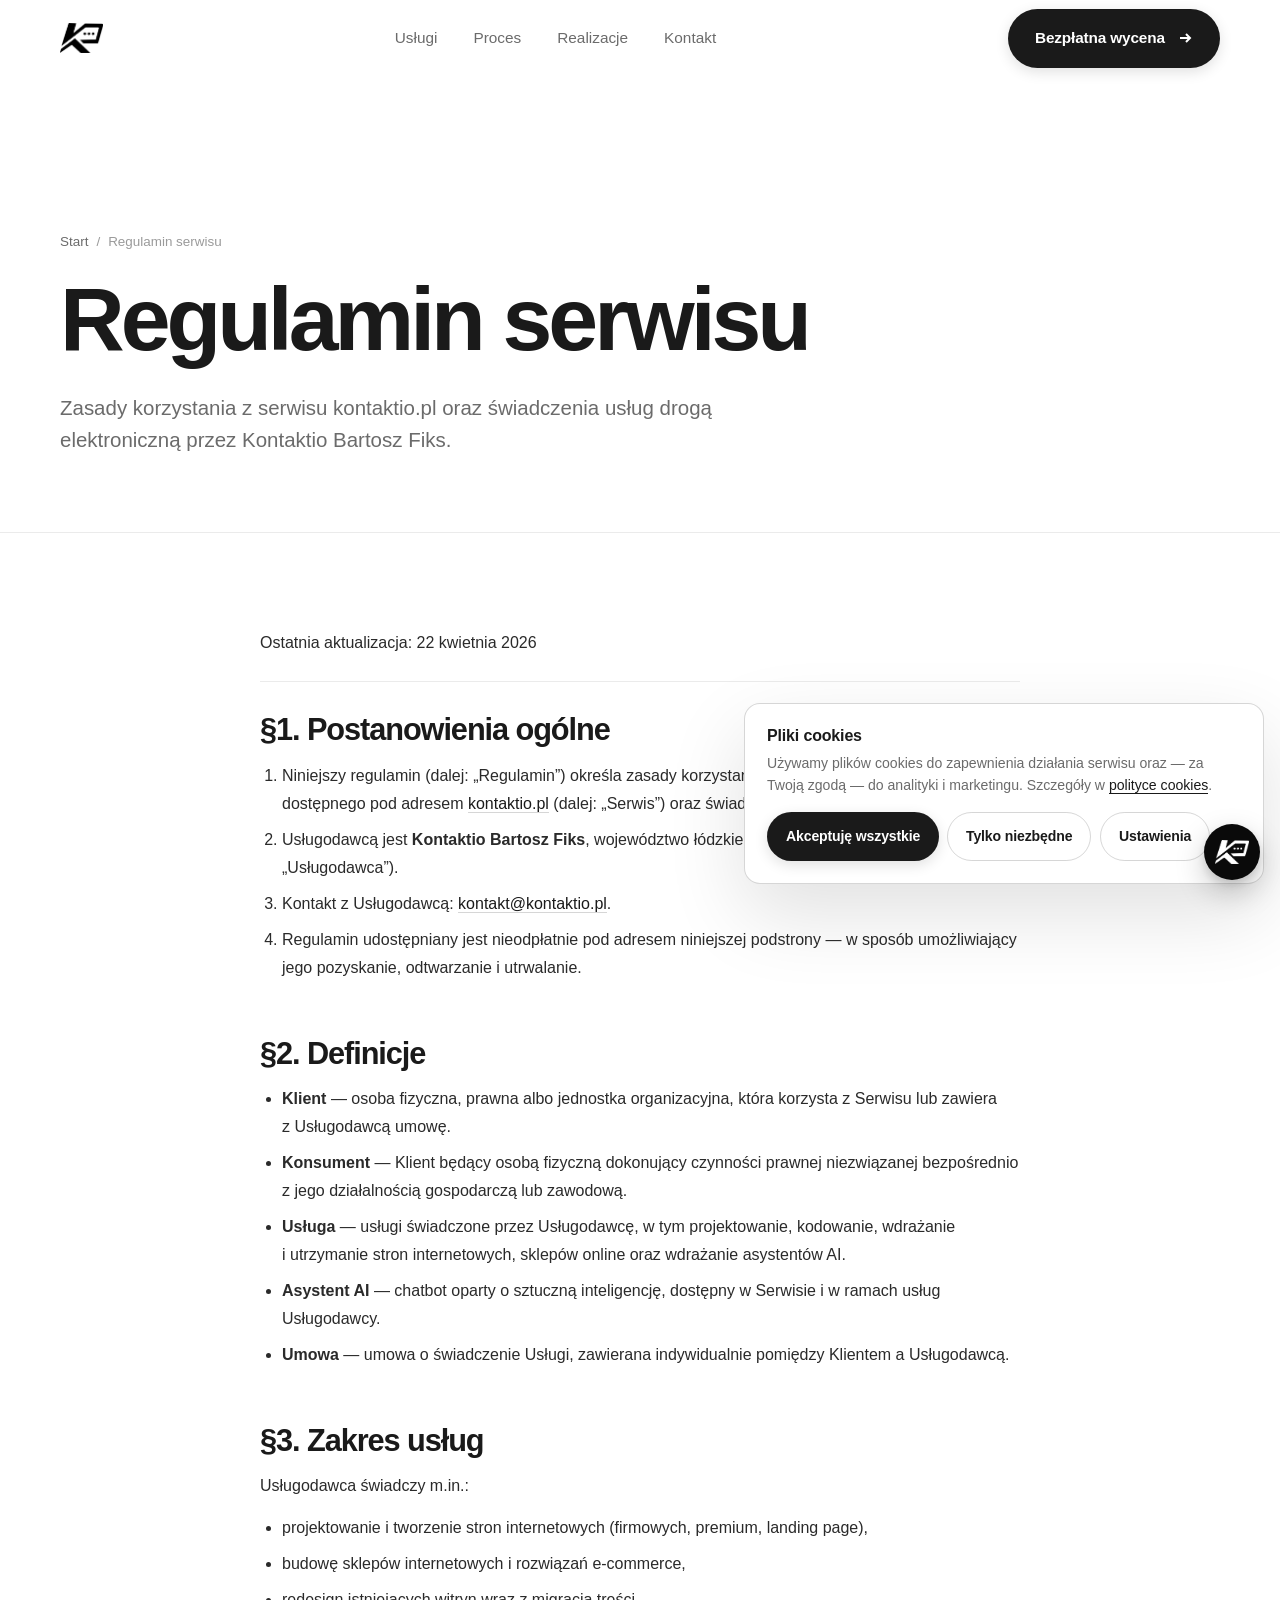
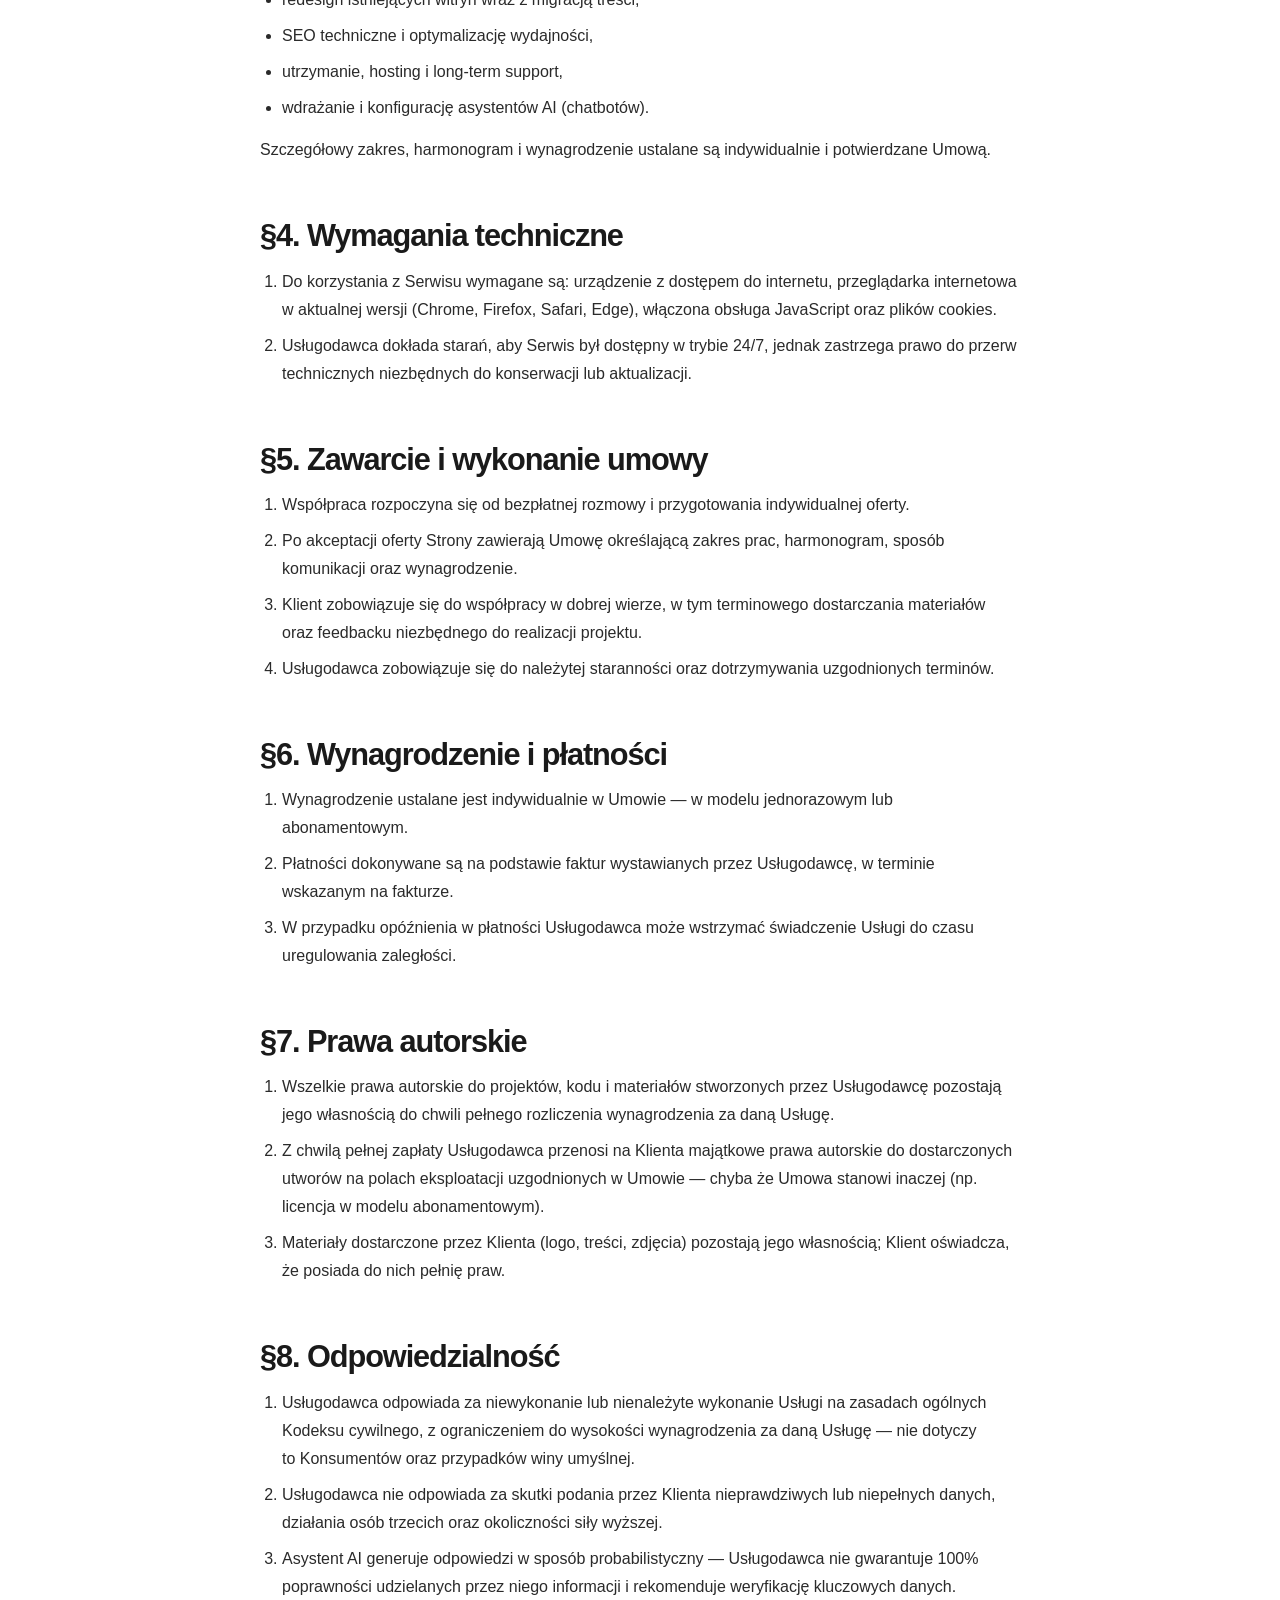
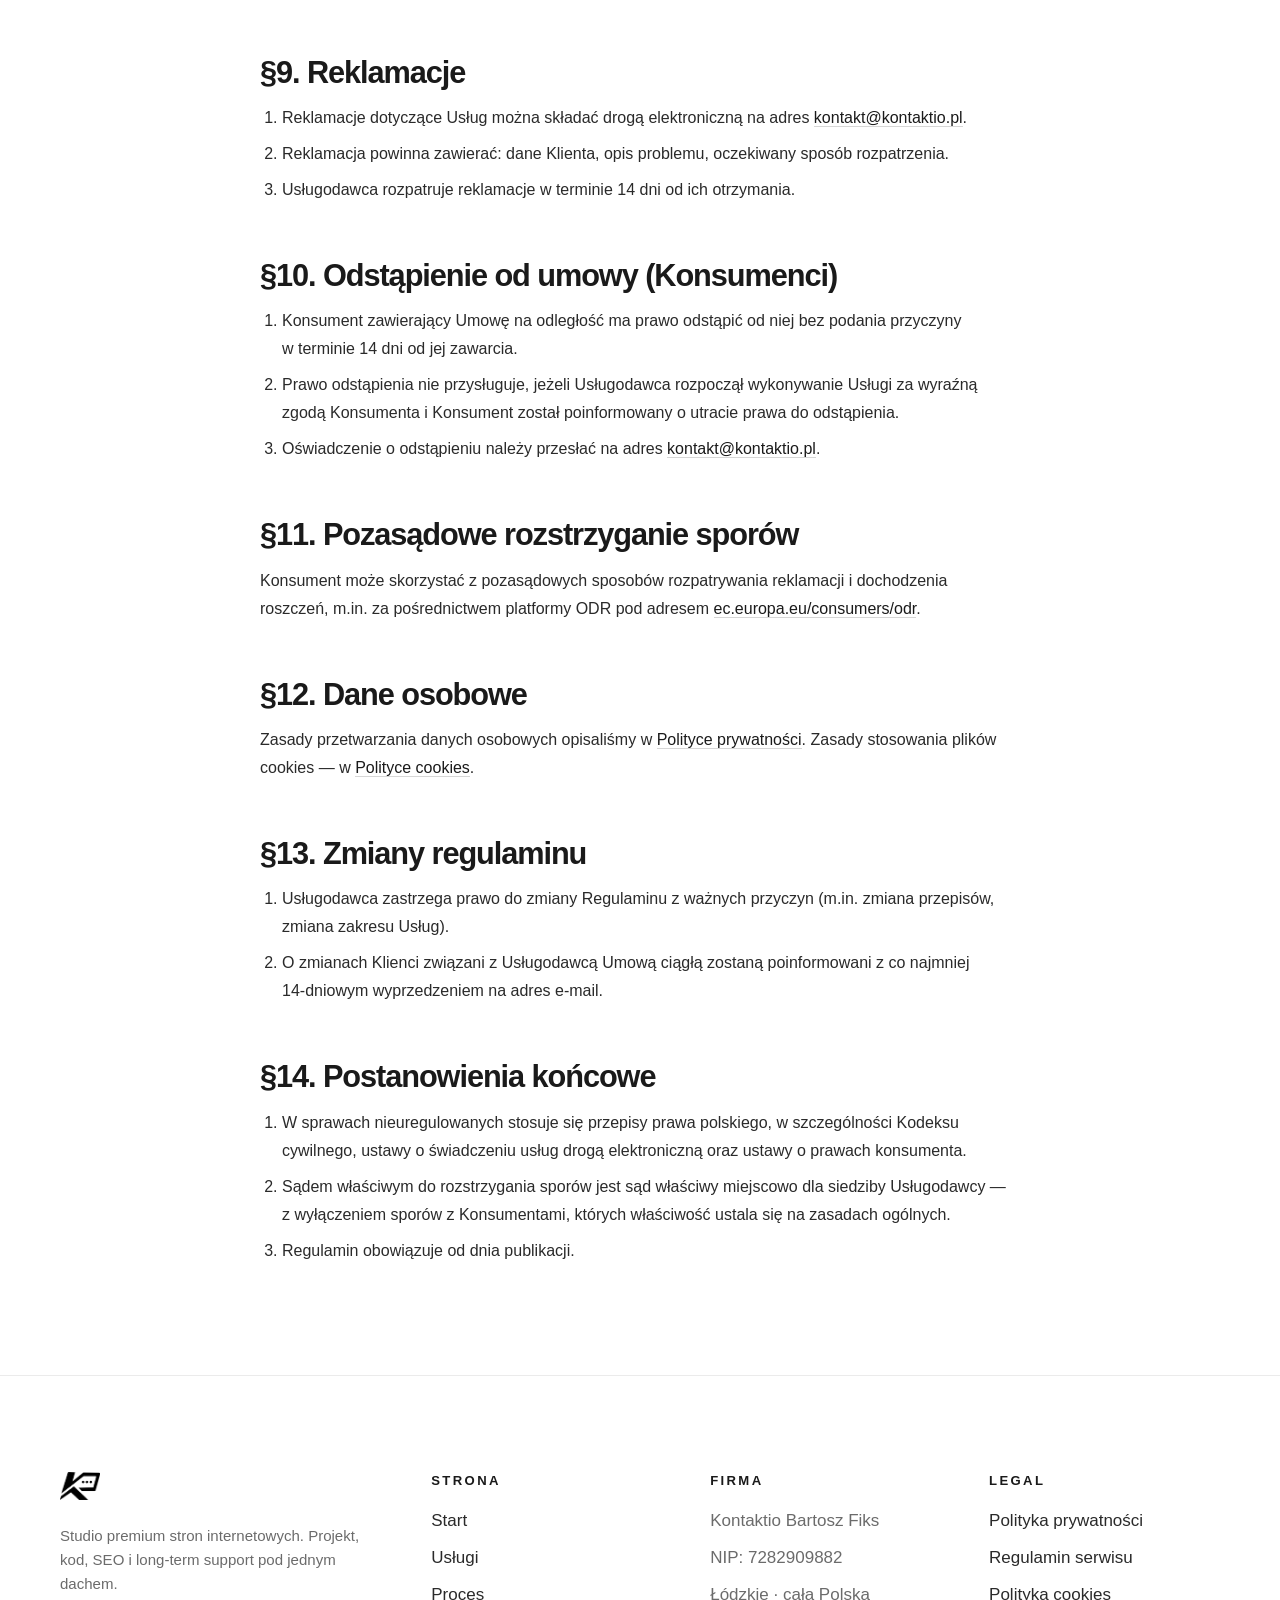
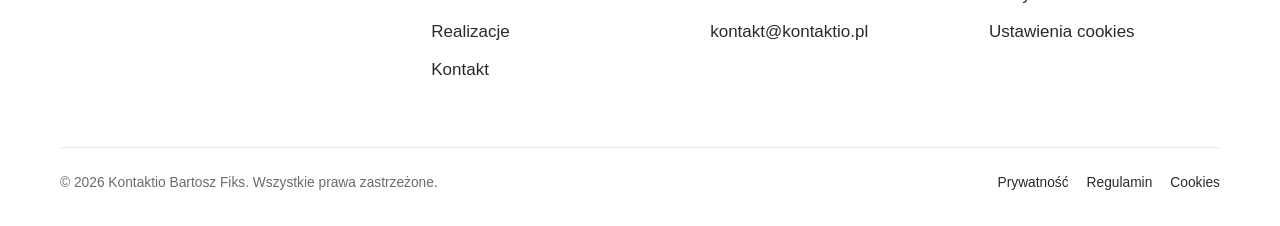
<file: regulamin.html>
<!DOCTYPE html>
<html lang="pl">
<head>
  <meta charset="UTF-8" />
  <meta name="viewport" content="width=device-width, initial-scale=1.0" />
  <title>Regulamin serwisu — Kontaktio</title>
  <meta name="description" content="Regulamin świadczenia usług drogą elektroniczną przez Kontaktio Bartosz Fiks." />
  <meta name="theme-color" content="#ffffff" />
  <meta name="color-scheme" content="light" />
  <link rel="canonical" href="https://kontaktio.pl/regulamin.html" />

  <link rel="preload" href="styles.css" as="style" />
  <link rel="dns-prefetch" href="https://chatbot-backend-x2cy.onrender.com" />
  <link rel="preconnect" href="https://chatbot-backend-x2cy.onrender.com" crossorigin />

  <meta http-equiv="Content-Security-Policy" content="default-src 'self'; script-src 'self' https://cdn.jsdelivr.net https://chatbot-backend-x2cy.onrender.com 'unsafe-inline'; style-src 'self' 'unsafe-inline'; img-src 'self' data: https:; font-src 'self' data:; connect-src 'self' https://chatbot-backend-x2cy.onrender.com https://cdn.jsdelivr.net wss://chatbot-backend-x2cy.onrender.com; frame-ancestors 'none'; base-uri 'self'; form-action 'self' mailto:; upgrade-insecure-requests" />
  <meta http-equiv="X-Content-Type-Options" content="nosniff" />
  <meta name="referrer" content="strict-origin-when-cross-origin" />
  <meta http-equiv="Permissions-Policy" content="camera=(), microphone=(), geolocation=(), payment=(), usb=(), interest-cohort=()" />
  <meta name="robots" content="index, follow" />

  <meta property="og:locale" content="pl_PL" />
  <meta property="og:site_name" content="Kontaktio" />
  <meta property="og:type" content="article" />
  <meta property="og:title" content="Regulamin serwisu — Kontaktio" />
  <meta property="og:url" content="https://kontaktio.pl/regulamin.html" />
  <meta property="og:image" content="https://kontaktio.pl/favicon-512x512.png" />

  <link rel="icon" href="favicon.ico" sizes="48x48" />
  <link rel="icon" href="favicon-32x32.png" type="image/png" sizes="32x32" />
  <link rel="icon" href="favicon-192x192.png" type="image/png" sizes="192x192" />
  <link rel="icon" href="favicon-512x512.png" type="image/png" sizes="512x512" />
  <link rel="apple-touch-icon" href="apple-touch-icon.png" />
  <link rel="manifest" href="manifest.json" />

  <link rel="stylesheet" href="styles.css" />

  <script type="application/ld+json">{"@context":"https://schema.org","@type":"BreadcrumbList","itemListElement":[{"@type":"ListItem","position":1,"name":"Start","item":"https://kontaktio.pl/"},{"@type":"ListItem","position":2,"name":"Regulamin serwisu","item":"https://kontaktio.pl/regulamin.html"}]}</script>
</head>
<body>

<a class="skip-link" href="#main">Przejdź do treści</a>
<div class="scroll-progress" aria-hidden="true"></div>

<header class="nav" role="banner">
  <div class="container">
    <div class="nav__inner">
      <a href="index.html" class="nav__logo" aria-label="Kontaktio — strona główna">
        <span class="nav__logo-mark" aria-hidden="true"><img src="logo.png" alt="Kontaktio" width="140" height="98" decoding="async" /></span>
      </a>
      <nav aria-label="Główna nawigacja">
        <ul class="nav__menu">
          <li><a href="index.html#uslugi">Usługi</a></li>
          <li><a href="index.html#proces">Proces</a></li>
          <li><a href="realizacje.html">Realizacje</a></li>
          <li><a href="kontakt.html">Kontakt</a></li>
        </ul>
      </nav>
      <a href="kontakt.html" class="btn btn--primary nav__cta">Bezpłatna wycena <svg viewBox="0 0 16 16" fill="none" stroke="currentColor" stroke-width="2" aria-hidden="true"><path d="M3 8h10M9 4l4 4-4 4"/></svg></a>
      <button class="nav__burger" type="button" aria-controls="mobile-drawer" aria-expanded="false" aria-label="Menu"><span aria-hidden="true"></span></button>
    </div>
  </div>
  <div id="mobile-drawer" class="nav__drawer" role="dialog" aria-label="Menu mobilne">
    <ul>
      <li><a href="index.html">Start</a></li>
      <li><a href="index.html#uslugi">Usługi</a></li>
      <li><a href="index.html#proces">Proces</a></li>
      <li><a href="realizacje.html">Realizacje</a></li>
      <li><a href="kontakt.html">Kontakt</a></li>
    </ul>
    <a href="kontakt.html" class="btn btn--primary btn--lg">Bezpłatna wycena</a>
  </div>
</header>

<main id="main">

  <section class="page-head">
    <div class="container">
      <nav class="page-head__crumbs" aria-label="Okruszki">
        <a href="index.html">Start</a><span>/</span><span>Regulamin serwisu</span>
      </nav>
      <h1 class="reveal">Regulamin serwisu</h1>
      <p class="page-head__lead lead reveal reveal--d1">
        Zasady korzystania z&nbsp;serwisu kontaktio.pl oraz świadczenia usług
        drogą elektroniczną przez Kontaktio Bartosz&nbsp;Fiks.
      </p>
    </div>
  </section>

  <article class="article">
    <p class="article__meta">Ostatnia aktualizacja: 22&nbsp;kwietnia&nbsp;2026</p>

    <h2>§1. Postanowienia ogólne</h2>
    <ol>
      <li>Niniejszy regulamin (dalej: „Regulamin”) określa zasady korzystania z&nbsp;serwisu internetowego dostępnego pod adresem <a href="https://kontaktio.pl/">kontaktio.pl</a> (dalej: „Serwis”) oraz świadczenia usług drogą elektroniczną.</li>
      <li>Usługodawcą jest <strong>Kontaktio Bartosz&nbsp;Fiks</strong>, województwo łódzkie, NIP&nbsp;7282909882 (dalej: „Usługodawca”).</li>
      <li>Kontakt z&nbsp;Usługodawcą: <a href="mailto:kontakt@kontaktio.pl">kontakt@kontaktio.pl</a>.</li>
      <li>Regulamin udostępniany jest nieodpłatnie pod adresem niniejszej podstrony — w&nbsp;sposób umożliwiający jego pozyskanie, odtwarzanie i&nbsp;utrwalanie.</li>
    </ol>

    <h2>§2. Definicje</h2>
    <ul>
      <li><strong>Klient</strong> — osoba fizyczna, prawna albo jednostka organizacyjna, która korzysta z&nbsp;Serwisu lub zawiera z&nbsp;Usługodawcą umowę.</li>
      <li><strong>Konsument</strong> — Klient będący osobą fizyczną dokonujący czynności prawnej niezwiązanej bezpośrednio z&nbsp;jego działalnością gospodarczą lub zawodową.</li>
      <li><strong>Usługa</strong> — usługi świadczone przez Usługodawcę, w&nbsp;tym projektowanie, kodowanie, wdrażanie i&nbsp;utrzymanie stron internetowych, sklepów online oraz wdrażanie asystentów AI.</li>
      <li><strong>Asystent AI</strong> — chatbot oparty o&nbsp;sztuczną inteligencję, dostępny w&nbsp;Serwisie i&nbsp;w&nbsp;ramach usług Usługodawcy.</li>
      <li><strong>Umowa</strong> — umowa o&nbsp;świadczenie Usługi, zawierana indywidualnie pomiędzy Klientem a&nbsp;Usługodawcą.</li>
    </ul>

    <h2>§3. Zakres usług</h2>
    <p>Usługodawca świadczy m.in.:</p>
    <ul>
      <li>projektowanie i&nbsp;tworzenie stron internetowych (firmowych, premium, landing page),</li>
      <li>budowę sklepów internetowych i&nbsp;rozwiązań e‑commerce,</li>
      <li>redesign istniejących witryn wraz z&nbsp;migracją treści,</li>
      <li>SEO techniczne i&nbsp;optymalizację wydajności,</li>
      <li>utrzymanie, hosting i&nbsp;long‑term support,</li>
      <li>wdrażanie i&nbsp;konfigurację asystentów AI (chatbotów).</li>
    </ul>
    <p>Szczegółowy zakres, harmonogram i&nbsp;wynagrodzenie ustalane są indywidualnie i&nbsp;potwierdzane Umową.</p>

    <h2>§4. Wymagania techniczne</h2>
    <ol>
      <li>Do korzystania z&nbsp;Serwisu wymagane są: urządzenie z&nbsp;dostępem do&nbsp;internetu, przeglądarka internetowa w&nbsp;aktualnej wersji (Chrome, Firefox, Safari, Edge), włączona obsługa JavaScript oraz plików cookies.</li>
      <li>Usługodawca dokłada starań, aby Serwis był dostępny w&nbsp;trybie 24/7, jednak zastrzega prawo do&nbsp;przerw technicznych niezbędnych do&nbsp;konserwacji lub aktualizacji.</li>
    </ol>

    <h2>§5. Zawarcie i wykonanie umowy</h2>
    <ol>
      <li>Współpraca rozpoczyna się od&nbsp;bezpłatnej rozmowy i&nbsp;przygotowania indywidualnej oferty.</li>
      <li>Po akceptacji oferty Strony zawierają Umowę określającą zakres prac, harmonogram, sposób komunikacji oraz wynagrodzenie.</li>
      <li>Klient zobowiązuje się do&nbsp;współpracy w&nbsp;dobrej wierze, w&nbsp;tym terminowego dostarczania materiałów oraz feedbacku niezbędnego do&nbsp;realizacji projektu.</li>
      <li>Usługodawca zobowiązuje się do&nbsp;należytej staranności oraz dotrzymywania uzgodnionych terminów.</li>
    </ol>

    <h2>§6. Wynagrodzenie i płatności</h2>
    <ol>
      <li>Wynagrodzenie ustalane jest indywidualnie w&nbsp;Umowie — w&nbsp;modelu jednorazowym lub abonamentowym.</li>
      <li>Płatności dokonywane są na podstawie faktur wystawianych przez Usługodawcę, w&nbsp;terminie wskazanym na fakturze.</li>
      <li>W&nbsp;przypadku opóźnienia w&nbsp;płatności Usługodawca może wstrzymać świadczenie Usługi do&nbsp;czasu uregulowania zaległości.</li>
    </ol>

    <h2>§7. Prawa autorskie</h2>
    <ol>
      <li>Wszelkie prawa autorskie do&nbsp;projektów, kodu i&nbsp;materiałów stworzonych przez Usługodawcę pozostają jego własnością do&nbsp;chwili pełnego rozliczenia wynagrodzenia za daną Usługę.</li>
      <li>Z&nbsp;chwilą pełnej zapłaty Usługodawca przenosi na Klienta majątkowe prawa autorskie do&nbsp;dostarczonych utworów na polach eksploatacji uzgodnionych w&nbsp;Umowie — chyba że Umowa stanowi inaczej (np. licencja w&nbsp;modelu abonamentowym).</li>
      <li>Materiały dostarczone przez Klienta (logo, treści, zdjęcia) pozostają jego własnością; Klient oświadcza, że posiada do&nbsp;nich pełnię praw.</li>
    </ol>

    <h2>§8. Odpowiedzialność</h2>
    <ol>
      <li>Usługodawca odpowiada za niewykonanie lub nienależyte wykonanie Usługi na zasadach ogólnych Kodeksu cywilnego, z&nbsp;ograniczeniem do&nbsp;wysokości wynagrodzenia za daną Usługę — nie dotyczy to&nbsp;Konsumentów oraz przypadków winy umyślnej.</li>
      <li>Usługodawca nie odpowiada za skutki podania przez Klienta nieprawdziwych lub niepełnych danych, działania osób trzecich oraz okoliczności siły wyższej.</li>
      <li>Asystent AI generuje odpowiedzi w&nbsp;sposób probabilistyczny — Usługodawca nie gwarantuje 100% poprawności udzielanych przez niego informacji i&nbsp;rekomenduje weryfikację kluczowych danych.</li>
    </ol>

    <h2>§9. Reklamacje</h2>
    <ol>
      <li>Reklamacje dotyczące Usług można składać drogą elektroniczną na adres <a href="mailto:kontakt@kontaktio.pl">kontakt@kontaktio.pl</a>.</li>
      <li>Reklamacja powinna zawierać: dane Klienta, opis problemu, oczekiwany sposób rozpatrzenia.</li>
      <li>Usługodawca rozpatruje reklamacje w&nbsp;terminie 14&nbsp;dni od&nbsp;ich otrzymania.</li>
    </ol>

    <h2>§10. Odstąpienie od umowy (Konsumenci)</h2>
    <ol>
      <li>Konsument zawierający Umowę na odległość ma prawo odstąpić od&nbsp;niej bez podania przyczyny w&nbsp;terminie 14&nbsp;dni od&nbsp;jej zawarcia.</li>
      <li>Prawo odstąpienia nie przysługuje, jeżeli Usługodawca rozpoczął wykonywanie Usługi za wyraźną zgodą Konsumenta i&nbsp;Konsument został poinformowany o&nbsp;utracie prawa do&nbsp;odstąpienia.</li>
      <li>Oświadczenie o&nbsp;odstąpieniu należy przesłać na adres <a href="mailto:kontakt@kontaktio.pl">kontakt@kontaktio.pl</a>.</li>
    </ol>

    <h2>§11. Pozasądowe rozstrzyganie sporów</h2>
    <p>Konsument może skorzystać z&nbsp;pozasądowych sposobów rozpatrywania reklamacji i&nbsp;dochodzenia roszczeń, m.in. za pośrednictwem platformy ODR pod adresem <a href="https://ec.europa.eu/consumers/odr">ec.europa.eu/consumers/odr</a>.</p>

    <h2>§12. Dane osobowe</h2>
    <p>Zasady przetwarzania danych osobowych opisaliśmy w&nbsp;<a href="polityka-prywatnosci.html">Polityce prywatności</a>. Zasady stosowania plików cookies — w&nbsp;<a href="polityka-cookies.html">Polityce cookies</a>.</p>

    <h2>§13. Zmiany regulaminu</h2>
    <ol>
      <li>Usługodawca zastrzega prawo do&nbsp;zmiany Regulaminu z&nbsp;ważnych przyczyn (m.in. zmiana przepisów, zmiana zakresu Usług).</li>
      <li>O&nbsp;zmianach Klienci związani z&nbsp;Usługodawcą Umową ciągłą zostaną poinformowani z&nbsp;co najmniej 14‑dniowym wyprzedzeniem na adres e‑mail.</li>
    </ol>

    <h2>§14. Postanowienia końcowe</h2>
    <ol>
      <li>W&nbsp;sprawach nieuregulowanych stosuje się przepisy prawa polskiego, w&nbsp;szczególności Kodeksu cywilnego, ustawy o&nbsp;świadczeniu usług drogą elektroniczną oraz ustawy o&nbsp;prawach konsumenta.</li>
      <li>Sądem właściwym do&nbsp;rozstrzygania sporów jest sąd właściwy miejscowo dla siedziby Usługodawcy — z&nbsp;wyłączeniem sporów z&nbsp;Konsumentami, których właściwość ustala się na zasadach ogólnych.</li>
      <li>Regulamin obowiązuje od&nbsp;dnia publikacji.</li>
    </ol>
  </article>

</main>

<footer class="footer" role="contentinfo">
  <div class="container">
    <div class="footer__grid">
      <div class="footer__brand">
        <a href="index.html" class="nav__logo" aria-label="Kontaktio — strona główna">
          <span class="nav__logo-mark" aria-hidden="true"><img src="logo.png" alt="Kontaktio" width="140" height="98" decoding="async" /></span>
        </a>
        <p>Studio premium stron internetowych. Projekt, kod, SEO i&nbsp;long‑term support pod jednym dachem.</p>
      </div>
      <div><h4>Strona</h4><ul><li><a href="index.html">Start</a></li><li><a href="index.html#uslugi">Usługi</a></li><li><a href="index.html#proces">Proces</a></li><li><a href="realizacje.html">Realizacje</a></li><li><a href="kontakt.html">Kontakt</a></li></ul></div>
      <div><h4>Firma</h4><ul><li>Kontaktio Bartosz&nbsp;Fiks</li><li>NIP: 7282909882</li><li>Łódzkie · cała Polska</li><li><a href="mailto:kontakt@kontaktio.pl">kontakt@kontaktio.pl</a></li></ul></div>
      <div><h4>Legal</h4><ul><li><a href="polityka-prywatnosci.html">Polityka prywatności</a></li><li><a href="regulamin.html">Regulamin serwisu</a></li><li><a href="polityka-cookies.html">Polityka cookies</a></li><li><a href="#" data-cookie-open>Ustawienia cookies</a></li></ul></div>
    </div>
    <div class="footer__bottom">
      <span>© <span id="y">2026</span> Kontaktio Bartosz&nbsp;Fiks. Wszystkie prawa zastrzeżone.</span>
      <span class="footer__legal"><a href="polityka-prywatnosci.html">Prywatność</a><a href="regulamin.html">Regulamin</a><a href="polityka-cookies.html">Cookies</a></span>
    </div>
  </div>
</footer>

<aside class="cookie" data-cookie-banner role="dialog" aria-live="polite" aria-label="Informacja o plikach cookies">
  <h4>Pliki cookies</h4>
  <p>Używamy plików cookies do zapewnienia działania serwisu oraz — za Twoją zgodą — do analityki i&nbsp;marketingu. Szczegóły w&nbsp;<a href="polityka-cookies.html" class="text-link">polityce cookies</a>.</p>
  <div class="cookie__actions">
    <button type="button" class="btn btn--primary" data-cookie-accept-all>Akceptuję wszystkie</button>
    <button type="button" class="btn btn--ghost" data-cookie-reject>Tylko niezbędne</button>
    <button type="button" class="btn btn--ghost" data-cookie-customize>Ustawienia</button>
  </div>
</aside>

<div class="cookie-modal" data-cookie-modal role="dialog" aria-modal="true" aria-label="Ustawienia plików cookies">
  <div class="cookie-modal__panel">
    <h3>Ustawienia plików cookies</h3>
    <p class="cookie-modal__intro">Zdecyduj, na które kategorie plików cookies wyrażasz zgodę.</p>
    <div class="cookie-row"><div class="cookie-row__head"><strong>Niezbędne</strong><label class="switch" aria-label="Niezbędne — zawsze włączone"><input type="checkbox" checked disabled /><span class="switch__slider"></span></label></div><p>Wymagane do działania strony. Nie wymagają zgody.</p></div>
    <div class="cookie-row"><div class="cookie-row__head"><strong>Analityczne</strong><label class="switch" aria-label="Analityczne"><input type="checkbox" data-cookie-toggle="analytics" /><span class="switch__slider"></span></label></div><p>Anonimowe statystyki ruchu — pomagają ulepszać stronę.</p></div>
    <div class="cookie-row"><div class="cookie-row__head"><strong>Marketingowe</strong><label class="switch" aria-label="Marketingowe"><input type="checkbox" data-cookie-toggle="marketing" /><span class="switch__slider"></span></label></div><p>Pomagają mierzyć skuteczność kampanii.</p></div>
    <div class="cookie-modal__actions">
      <button type="button" class="btn btn--ghost" data-cookie-modal-close>Anuluj</button>
      <button type="button" class="btn btn--ghost" data-cookie-accept-all>Akceptuję wszystkie</button>
      <button type="button" class="btn btn--primary" data-cookie-save>Zapisz wybór</button>
    </div>
  </div>
</div>

<script src="main.js" defer></script>
<script>document.getElementById("y").textContent = new Date().getFullYear();</script>
<script
  data-kontaktio
  data-client="premium"
  data-backend="https://chatbot-backend-x2cy.onrender.com"
  data-src="kontaktio.js"></script>
</body>
</html>
</file>
<file: styles.css>
/* =====================================================================
   Kontaktio — Premium minimalist design system
   Palette: #ffffff · #f5f5f5 · #1a1a1a · #000000
   Type:    Inter (system fallback)
   ===================================================================== */

/* ---------- Tokens ---------- */
:root {
  --bg:           #ffffff;
  --bg-soft:      #f5f5f5;
  --bg-alt:       #fafafa;
  --ink:          #1a1a1a;
  --ink-soft:     #2a2a2a;
  --muted:        #6b6b6b;
  --muted-soft:   #9a9a9a;
  --line:         rgba(0, 0, 0, 0.08);
  --line-strong:  rgba(0, 0, 0, 0.16);
  --black:        #000000;
  --white:        #ffffff;

  --radius-sm: 10px;
  --radius:    16px;
  --radius-lg: 24px;

  --shadow-sm: 0 1px 2px rgba(0, 0, 0, 0.04), 0 2px 8px rgba(0, 0, 0, 0.04);
  --shadow:    0 8px 30px rgba(0, 0, 0, 0.06);
  --shadow-lg: 0 30px 80px rgba(0, 0, 0, 0.12);

  --container: 1240px;
  --gutter:    clamp(20px, 4vw, 40px);

  --ease: cubic-bezier(0.22, 1, 0.36, 1);
  --dur:  600ms;

  --font-sans: "Inter", "Manrope", -apple-system, BlinkMacSystemFont,
               "Segoe UI", Roboto, "Helvetica Neue", Arial, sans-serif;
}

/* ---------- Reset ---------- */
*, *::before, *::after { box-sizing: border-box; }
html { -webkit-text-size-adjust: 100%; scroll-behavior: smooth; }
body, h1, h2, h3, h4, p, figure, blockquote, dl, dd, ul, ol { margin: 0; }
ul[role="list"], ol[role="list"] { padding: 0; list-style: none; }
img, picture, svg, video { display: block; max-width: 100%; }
input, button, textarea, select { font: inherit; color: inherit; }
button { background: none; border: 0; padding: 0; cursor: pointer; }
a { color: inherit; text-decoration: none; }

/* ---------- Base ---------- */
html, body { height: 100%; }
body {
  background: var(--bg);
  color: var(--ink);
  font-family: var(--font-sans);
  font-size: 17px;
  line-height: 1.6;
  -webkit-font-smoothing: antialiased;
  -moz-osx-font-smoothing: grayscale;
  text-rendering: optimizeLegibility;
  font-feature-settings: "ss01", "cv11";
  overflow-x: hidden;
}

::selection { background: var(--ink); color: var(--white); }

:focus-visible {
  outline: 2px solid var(--ink);
  outline-offset: 3px;
  border-radius: 4px;
}

.skip-link {
  position: absolute; left: -9999px; top: 0;
  background: var(--ink); color: var(--white);
  padding: 12px 18px; z-index: 1000; border-radius: 0 0 8px 0;
}
.skip-link:focus { left: 0; }

/* ---------- Typography ---------- */
h1, h2, h3, h4 {
  color: var(--ink);
  font-weight: 800;
  letter-spacing: -0.025em;
  line-height: 1.04;
}
h1 { font-size: clamp(2.8rem, 7vw, 6.4rem); letter-spacing: -0.045em; line-height: 0.98; font-weight: 900; }
h2 { font-size: clamp(2.1rem, 4.6vw, 4rem); letter-spacing: -0.035em; line-height: 1.02; font-weight: 800; }
h3 { font-size: clamp(1.35rem, 2.2vw, 1.75rem); letter-spacing: -0.022em; line-height: 1.18; font-weight: 700; }
h4 { font-size: 1.05rem; letter-spacing: -0.01em; line-height: 1.3; font-weight: 700; }

p { color: var(--ink-soft); }
.lead {
  font-size: clamp(1.1rem, 1.6vw, 1.35rem);
  color: var(--muted);
  line-height: 1.55;
  max-width: 60ch;
}
.eyebrow {
  display: inline-flex; align-items: center; gap: 10px;
  font-size: 0.78rem; letter-spacing: 0.18em; text-transform: uppercase;
  color: var(--muted); font-weight: 600;
}
.eyebrow::before {
  content: ""; width: 24px; height: 1px; background: currentColor;
}

a.text-link {
  color: var(--ink); border-bottom: 1px solid currentColor;
  transition: color .25s var(--ease);
}
a.text-link:hover { color: var(--muted); }

/* ---------- Layout ---------- */
.container {
  width: 100%;
  max-width: var(--container);
  margin: 0 auto;
  padding-left: var(--gutter);
  padding-right: var(--gutter);
}
.section {
  padding: clamp(80px, 12vw, 160px) 0;
}
.section--tight { padding: clamp(60px, 8vw, 100px) 0; }
.section--soft  { background: var(--bg-soft); }
.section--dark  { background: var(--ink); color: var(--white); }
.section--dark p, .section--dark .lead { color: rgba(255,255,255,0.7); }
.section--dark h1, .section--dark h2, .section--dark h3 { color: var(--white); }

.section-head {
  display: grid;
  grid-template-columns: 1fr;
  gap: 24px;
  margin-bottom: clamp(48px, 7vw, 88px);
  max-width: 880px;
}
.section-head--split {
  grid-template-columns: 1fr;
  gap: 32px;
  align-items: end;
  max-width: none;
}
@media (min-width: 880px) {
  .section-head--split {
    grid-template-columns: 1.2fr 1fr;
  }
}

/* ---------- Buttons ---------- */
.btn {
  display: inline-flex; align-items: center; gap: 12px;
  padding: 16px 26px;
  border-radius: 999px;
  font-weight: 600; font-size: 0.96rem; letter-spacing: -0.01em;
  border: 1px solid transparent;
  transition: transform .35s var(--ease), background .35s var(--ease),
              color .35s var(--ease), border-color .35s var(--ease);
  white-space: nowrap;
  will-change: transform;
}
.btn svg { width: 16px; height: 16px; transition: transform .35s var(--ease); }
.btn:hover svg { transform: translateX(4px); }

.btn--primary { background: var(--ink); color: var(--white); position: relative; box-shadow: 0 4px 14px rgba(0,0,0,0.12); }
.btn--primary:hover { background: var(--black); transform: translateY(-2px); box-shadow: 0 12px 28px rgba(0,0,0,0.22); }

.btn--ghost { background: transparent; color: var(--ink); border-color: var(--line-strong); }
.btn--ghost:hover { border-color: var(--ink); transform: translateY(-2px); }

.btn--light { background: var(--white); color: var(--ink); }
.btn--light:hover { background: var(--bg-soft); transform: translateY(-2px); }

.btn--lg { padding: 20px 30px; font-size: 1rem; }

/* ---------- Navigation ---------- */
.nav {
  position: sticky; top: 0; z-index: 60;
  background: rgba(255, 255, 255, 0.78);
  backdrop-filter: saturate(180%) blur(14px);
  -webkit-backdrop-filter: saturate(180%) blur(14px);
  border-bottom: 1px solid transparent;
  transition: border-color .3s var(--ease), background .3s var(--ease);
}
.nav.is-stuck { border-bottom-color: var(--line); }

.nav__inner {
  display: flex; align-items: center; justify-content: space-between;
  height: 76px;
}
.nav__logo {
  display: inline-flex; align-items: center;
  font-weight: 800; letter-spacing: -0.035em; font-size: 1.15rem;
  color: var(--ink);
}
.nav__logo-mark {
  display: inline-flex; align-items: center; justify-content: center;
  height: 30px; flex-shrink: 0;
}
.nav__logo-mark img,
.nav__logo-mark svg { height: 100%; width: auto; display: block; }
.footer .nav__logo-mark { height: 28px; }

.nav__menu {
  display: none;
  align-items: center; gap: 36px;
  list-style: none; padding: 0; margin: 0;
}
.nav__menu a {
  font-size: 0.96rem; color: var(--muted); font-weight: 500;
  position: relative; padding: 6px 0;
  transition: color .25s var(--ease);
}
.nav__menu a:hover, .nav__menu a[aria-current="page"] { color: var(--ink); }
.nav__menu a[aria-current="page"]::after {
  content: ""; position: absolute; left: 0; right: 0; bottom: 0;
  height: 2px; background: var(--ink); border-radius: 2px;
}

.nav__cta { display: none; }

.nav__burger {
  width: 44px; height: 44px;
  display: inline-grid; place-items: center;
  border-radius: 10px;
  border: 1px solid var(--line);
  transition: background .25s var(--ease);
}
.nav__burger:hover { background: var(--bg-soft); }
.nav__burger span {
  position: relative; display: block; width: 18px; height: 1.5px;
  background: var(--ink); border-radius: 2px;
  transition: transform .35s var(--ease), opacity .25s var(--ease);
}
.nav__burger span::before, .nav__burger span::after {
  content: ""; position: absolute; left: 0; right: 0; height: 1.5px;
  background: var(--ink); border-radius: 2px;
  transition: transform .35s var(--ease);
}
.nav__burger span::before { top: -6px; }
.nav__burger span::after  { top:  6px; }
.nav__burger[aria-expanded="true"] span { background: transparent; }
.nav__burger[aria-expanded="true"] span::before { transform: translateY(6px) rotate(45deg); }
.nav__burger[aria-expanded="true"] span::after  { transform: translateY(-6px) rotate(-45deg); }

.nav__drawer {
  position: fixed; inset: 76px 0 0 0;
  background: var(--white);
  padding: 32px var(--gutter) 48px;
  transform: translateY(-12px);
  opacity: 0; pointer-events: none;
  transition: opacity .3s var(--ease), transform .3s var(--ease);
  z-index: 50;
  border-top: 1px solid var(--line);
  overflow-y: auto;
}
.nav__drawer.is-open { opacity: 1; transform: translateY(0); pointer-events: auto; }
.nav__drawer ul { list-style: none; padding: 0; margin: 0 0 32px; display: grid; gap: 4px; }
.nav__drawer a {
  display: block; padding: 16px 4px;
  font-size: 1.6rem; font-weight: 600; letter-spacing: -0.02em;
  border-bottom: 1px solid var(--line);
}

@media (min-width: 880px) {
  .nav__menu, .nav__cta { display: inline-flex; }
  .nav__burger { display: none; }
  .nav__drawer { display: none; }
}

/* ---------- Scroll progress ---------- */
.scroll-progress {
  position: fixed; top: 0; left: 0;
  height: 2px; width: 0;
  background: var(--ink);
  z-index: 80; transition: width .12s linear;
}

/* ---------- Hero ---------- */
.hero { position: relative; padding: clamp(80px, 14vw, 180px) 0 clamp(60px, 8vw, 110px); overflow: hidden; isolation: isolate; }
.hero::before {
  content: "";
  position: absolute; inset: -10%;
  background:
    radial-gradient(60% 50% at 18% 22%, rgba(0,0,0,0.055), transparent 60%),
    radial-gradient(45% 50% at 88% 18%, rgba(0,0,0,0.05), transparent 60%),
    radial-gradient(55% 50% at 70% 92%, rgba(0,0,0,0.04), transparent 60%),
    radial-gradient(40% 40% at 12% 88%, rgba(0,0,0,0.035), transparent 60%);
  filter: blur(2px);
  animation: aurora 22s ease-in-out infinite alternate;
  pointer-events: none;
  z-index: -2;
}
.hero::after {
  content: "";
  position: absolute; inset: 0;
  background-image:
    linear-gradient(to right, rgba(0,0,0,0.045) 1px, transparent 1px),
    linear-gradient(to bottom, rgba(0,0,0,0.045) 1px, transparent 1px);
  background-size: 56px 56px;
  pointer-events: none;
  z-index: -1;
  opacity: 0;
}
@supports ((-webkit-mask-image: radial-gradient(#000, transparent)) or (mask-image: radial-gradient(#000, transparent))) {
  .hero::after {
    -webkit-mask-image: radial-gradient(ellipse 80% 70% at 50% 40%, #000 30%, transparent 75%);
            mask-image: radial-gradient(ellipse 80% 70% at 50% 40%, #000 30%, transparent 75%);
    opacity: 0.6;
  }
}
@keyframes aurora {
  0%   { transform: translate3d(0, 0, 0) scale(1); }
  50%  { transform: translate3d(2%, -1%, 0) scale(1.04); }
  100% { transform: translate3d(-1%, 2%, 0) scale(1.02); }
}
.hero__inner { position: relative; max-width: 1100px; }
.hero__title { margin-top: 24px; }
.hero__title em {
  font-style: normal; position: relative; display: inline-block;
  color: var(--muted);
  background: linear-gradient(120deg, var(--muted) 0%, var(--ink) 50%, var(--muted) 100%);
  background-size: 200% 100%;
  -webkit-background-clip: text; background-clip: text;
  -webkit-text-fill-color: transparent;
  animation: shimmer 8s linear infinite;
}
@keyframes shimmer {
  0%   { background-position: 0% 50%; }
  100% { background-position: -200% 50%; }
}
.hero__sub {
  margin-top: 28px; max-width: 56ch;
  color: var(--muted); font-size: clamp(1.05rem, 1.5vw, 1.25rem);
}
.hero__actions {
  margin-top: 40px; display: flex; flex-wrap: wrap; gap: 14px;
}
.hero__meta {
  margin-top: clamp(60px, 8vw, 96px);
  display: grid; gap: 28px;
  grid-template-columns: 1fr;
  padding-top: 36px; border-top: 1px solid var(--line);
}
@media (min-width: 560px)  { .hero__meta { grid-template-columns: repeat(2, 1fr); } }
@media (min-width: 1080px) { .hero__meta { grid-template-columns: repeat(4, 1fr); } }
.hero__meta div p { font-size: 0.84rem; color: var(--muted); margin-bottom: 8px; letter-spacing: 0.04em; text-transform: uppercase; font-weight: 600; }
.hero__meta div strong { font-size: clamp(1.5rem, 2.4vw, 1.9rem); font-weight: 800; letter-spacing: -0.03em; color: var(--ink); display: block; }

/* ---------- Marquee / logo strip ---------- */
.strip {
  border-top: 1px solid var(--line);
  border-bottom: 1px solid var(--line);
  background: var(--bg);
  overflow: hidden;
}
.strip__track {
  display: flex; gap: clamp(48px, 8vw, 96px);
  align-items: center;
  padding: 28px 0;
  white-space: nowrap;
  animation: marquee 40s linear infinite;
}
.strip__track span {
  font-weight: 600; letter-spacing: -0.01em; color: var(--muted);
  font-size: clamp(0.95rem, 1.4vw, 1.15rem);
  display: inline-flex; align-items: center; gap: clamp(48px, 8vw, 96px);
}
.strip__track span::after {
  content: ""; width: 6px; height: 6px; border-radius: 50%;
  background: var(--line-strong);
}
@keyframes marquee {
  from { transform: translateX(0); }
  to   { transform: translateX(-50%); }
}

/* ---------- Services ---------- */
.services {
  display: grid; gap: 0;
  grid-template-columns: 1fr;
  border-top: 1px solid var(--line);
}
@media (min-width: 720px)  { .services { grid-template-columns: repeat(2, 1fr); } }
@media (min-width: 1080px) { .services { grid-template-columns: repeat(3, 1fr); } }

.service {
  padding: clamp(32px, 4vw, 48px);
  border-bottom: 1px solid var(--line);
  border-right: 1px solid var(--line);
  position: relative;
  overflow: hidden;
  transition: background .35s var(--ease);
  isolation: isolate;
}
.service::after {
  content: "";
  position: absolute; inset: 0;
  background: linear-gradient(125deg, transparent 35%, rgba(0,0,0,0.05) 50%, transparent 65%);
  transform: translateX(-100%);
  transition: transform .9s var(--ease);
  pointer-events: none;
  z-index: -1;
}
.service:hover { background: var(--bg-soft); }
.service:hover::after { transform: translateX(100%); }
.service:hover .service__icon {
  border-color: var(--ink);
  transform: rotate(-4deg) scale(1.06);
}
.service__icon {
  transition: transform .4s var(--ease), border-color .4s var(--ease);
}
.service__num {
  font-size: 0.78rem; letter-spacing: 0.18em; text-transform: uppercase;
  color: var(--muted-soft); font-weight: 600;
}
.service__icon {
  width: 44px; height: 44px;
  display: inline-grid; place-items: center;
  border: 1px solid var(--line-strong); border-radius: 12px;
  margin: 16px 0 24px;
  color: var(--ink);
}
.service__icon svg { width: 22px; height: 22px; }
.service__title { margin-bottom: 12px; }
.service__desc { color: var(--muted); font-size: 0.98rem; line-height: 1.6; }
.service__list { margin-top: 20px; padding: 0; list-style: none; display: grid; gap: 8px; }
.service__list li {
  font-size: 0.92rem; color: var(--ink-soft);
  padding-left: 20px; position: relative;
}
.service__list li::before {
  content: ""; position: absolute; left: 0; top: 11px;
  width: 10px; height: 1px; background: var(--ink);
}

/* ---------- Process ---------- */
.process {
  display: grid; gap: 0;
  grid-template-columns: 1fr;
  counter-reset: step;
  position: relative;
}
@media (min-width: 1080px) { .process { grid-template-columns: repeat(5, 1fr); gap: 0; } }

.step {
  padding: clamp(28px, 3vw, 36px);
  background: var(--white);
  border: 1px solid var(--line);
  border-radius: var(--radius);
  transition: transform .45s var(--ease), box-shadow .45s var(--ease), border-color .45s var(--ease);
  position: relative;
}
@media (min-width: 1080px) {
  .process { gap: 0; }
  .step { border-radius: 0; border-right: 0; }
  .step:first-child { border-top-left-radius: var(--radius); border-bottom-left-radius: var(--radius); }
  .step:last-child  { border-right: 1px solid var(--line); border-top-right-radius: var(--radius); border-bottom-right-radius: var(--radius); }
}
@media (max-width: 1079px) {
  .process { gap: 16px; }
}
.step:hover { transform: translateY(-4px); box-shadow: var(--shadow); border-color: var(--line-strong); z-index: 2; }
.step__num {
  display: inline-flex; align-items: baseline; gap: 6px;
  font-weight: 800; letter-spacing: -0.04em;
  font-size: 1.6rem; color: var(--ink);
}
.step__num::before {
  content: counter(step, decimal-leading-zero);
  counter-increment: step;
  font-variant-numeric: tabular-nums;
}
.step__title { margin: 18px 0 10px; font-size: 1.2rem; font-weight: 800; letter-spacing: -0.02em; }
.step__desc  { color: var(--muted); font-size: 0.96rem; line-height: 1.55; }

/* ---------- Work / projects ---------- */
.work {
  display: grid; gap: clamp(20px, 3vw, 32px);
  grid-template-columns: 1fr;
}
@media (min-width: 720px)  { .work { grid-template-columns: repeat(2, 1fr); } }
@media (min-width: 1080px) { .work--3 { grid-template-columns: repeat(3, 1fr); } }

/* Empty placeholder card for upcoming case studies */
.work__card--placeholder {
  display: flex; flex-direction: column; justify-content: center; align-items: center;
  text-align: center; gap: 14px;
  border: 1.5px dashed var(--line-strong);
  background:
    repeating-linear-gradient(45deg, transparent 0 14px, rgba(0,0,0,0.025) 14px 15px),
    var(--bg-soft);
  border-radius: var(--radius-lg);
  padding: clamp(48px, 6vw, 72px) clamp(24px, 4vw, 40px);
  color: var(--muted);
  min-height: 320px;
  transition: transform .4s var(--ease), border-color .4s var(--ease), background .4s var(--ease);
}
.work__card--placeholder:hover {
  transform: translateY(-3px);
  border-color: var(--ink);
  background:
    repeating-linear-gradient(45deg, transparent 0 14px, rgba(0,0,0,0.04) 14px 15px),
    var(--bg-soft);
}
.work__card--placeholder .work__placeholder-tag {
  display: inline-flex; align-items: center; gap: 8px;
  font-size: 0.74rem; font-weight: 700; letter-spacing: 0.18em; text-transform: uppercase;
  color: var(--ink);
  padding: 6px 12px; border-radius: 999px; background: var(--white);
  border: 1px solid var(--line-strong);
}
.work__card--placeholder .work__placeholder-tag::before {
  content: ""; width: 6px; height: 6px; border-radius: 50%; background: var(--ink);
  animation: pulse 2.4s ease-in-out infinite;
}
@keyframes pulse { 0%,100% { opacity: 0.4; } 50% { opacity: 1; } }
.work__card--placeholder strong {
  font-size: clamp(1.2rem, 1.8vw, 1.5rem); font-weight: 800; letter-spacing: -0.025em;
  color: var(--ink); display: block;
}
.work__card--placeholder span.work__placeholder-desc {
  font-size: 0.94rem; color: var(--muted); max-width: 32ch;
}

.work__card {
  position: relative; display: block;
  border-radius: var(--radius-lg);
  overflow: hidden;
  background: var(--bg-soft);
  border: 1px solid var(--line);
  transition: transform .5s var(--ease), box-shadow .5s var(--ease);
}
.work__card:hover { transform: translateY(-4px); box-shadow: var(--shadow-lg); }
.work__media {
  aspect-ratio: 4 / 3;
  position: relative;
  overflow: hidden;
  background: var(--bg-soft);
}
.work__media img, .work__media svg.work__art {
  width: 100%; height: 100%; object-fit: cover;
  transition: transform .8s var(--ease);
}
.work__card:hover .work__media img,
.work__card:hover .work__media svg.work__art { transform: scale(1.04); }
.work__body { padding: 24px 28px 28px; }
.work__meta {
  display: flex; align-items: center; justify-content: space-between;
  font-size: 0.82rem; color: var(--muted);
  letter-spacing: 0.04em; text-transform: uppercase; margin-bottom: 10px;
}
.work__title { font-size: 1.25rem; margin-bottom: 6px; }
.work__desc  { color: var(--muted); font-size: 0.96rem; }
.work__tags  { display: flex; flex-wrap: wrap; gap: 8px; margin-top: 16px; }
.work__tag {
  font-size: 0.76rem; padding: 6px 10px;
  border: 1px solid var(--line-strong); border-radius: 999px; color: var(--ink-soft);
  letter-spacing: 0.02em;
}

/* Decorative SVG art for placeholder previews */
.work__art {
  display: block;
  background: linear-gradient(135deg, #fafafa 0%, #ececec 100%);
}
.work__art--dark { background: linear-gradient(135deg, #1a1a1a 0%, #2a2a2a 100%); color: #fff; }

/* ---------- Testimonials ---------- */
.quotes {
  display: grid; gap: 24px;
  grid-template-columns: 1fr;
}
@media (min-width: 880px) { .quotes { grid-template-columns: repeat(2, 1fr); } }

.quote {
  padding: clamp(28px, 3vw, 40px);
  border: 1px solid var(--line);
  border-radius: var(--radius);
  background: var(--white);
  display: grid; gap: 24px;
  transition: transform .4s var(--ease), box-shadow .4s var(--ease);
}
.quote:hover { transform: translateY(-3px); box-shadow: var(--shadow); }
.quote__text {
  font-size: clamp(1.05rem, 1.4vw, 1.2rem);
  color: var(--ink); line-height: 1.55;
  font-weight: 500; letter-spacing: -0.01em;
}
.quote__person { display: flex; align-items: center; gap: 14px; }
.quote__avatar {
  width: 44px; height: 44px; border-radius: 50%;
  background: var(--ink); color: var(--white);
  display: grid; place-items: center;
  font-weight: 700; font-size: 0.92rem; letter-spacing: 0;
}
.quote__name { font-weight: 600; color: var(--ink); font-size: 0.98rem; line-height: 1.2; }
.quote__role { color: var(--muted); font-size: 0.86rem; }

/* ---------- CTA strip ---------- */
.cta {
  background: var(--ink); color: var(--white);
  border-radius: var(--radius-lg);
  padding: clamp(48px, 6vw, 88px);
  display: grid; gap: 32px;
  align-items: end;
  position: relative;
  overflow: hidden;
  isolation: isolate;
}
.cta::before {
  content: "";
  position: absolute; inset: 0;
  background:
    radial-gradient(50% 50% at 85% 20%, rgba(255,255,255,0.08), transparent 60%),
    radial-gradient(45% 45% at 15% 90%, rgba(255,255,255,0.06), transparent 60%);
  z-index: -1;
  animation: aurora 18s ease-in-out infinite alternate;
}
@media (min-width: 880px) { .cta { grid-template-columns: 1.4fr 1fr; } }
.cta h2 { color: var(--white); }
.cta p  { color: rgba(255,255,255,0.7); max-width: 50ch; margin-top: 16px; }
.cta__actions { display: flex; gap: 12px; flex-wrap: wrap; justify-self: end; }
@media (max-width: 879px) { .cta__actions { justify-self: start; } }

/* ---------- Footer ---------- */
.footer {
  background: var(--bg);
  border-top: 1px solid var(--line);
  padding: clamp(64px, 8vw, 96px) 0 32px;
  color: var(--muted);
}
.footer__grid {
  display: grid; gap: 48px;
  grid-template-columns: 1fr;
}
@media (min-width: 720px)  { .footer__grid { grid-template-columns: 1.4fr 1fr 1fr 1fr; } }
.footer h4 {
  color: var(--ink); margin-bottom: 18px;
  font-size: 0.82rem; letter-spacing: 0.18em; text-transform: uppercase;
}
.footer ul { list-style: none; padding: 0; margin: 0; display: grid; gap: 10px; }
.footer a { color: var(--ink-soft); transition: color .25s var(--ease); }
.footer a:hover { color: var(--ink); }
.footer__brand { max-width: 320px; }
.footer__brand p { margin-top: 16px; color: var(--muted); font-size: 0.94rem; }
.footer__bottom {
  margin-top: 64px; padding-top: 24px;
  border-top: 1px solid var(--line);
  display: flex; flex-wrap: wrap; gap: 16px;
  justify-content: space-between; align-items: center;
  font-size: 0.86rem; color: var(--muted);
}
.footer__legal { display: flex; gap: 18px; flex-wrap: wrap; }

/* ---------- Page header (subpage hero) ---------- */
.page-head {
  padding: clamp(96px, 12vw, 160px) 0 clamp(48px, 6vw, 80px);
  border-bottom: 1px solid var(--line);
}
.page-head__crumbs {
  display: flex; gap: 8px; align-items: center;
  font-size: 0.84rem; color: var(--muted); margin-bottom: 24px;
}
.page-head__crumbs a:hover { color: var(--ink); }
.page-head__crumbs span { color: var(--muted-soft); }
.page-head h1 { max-width: 18ch; }
.page-head__lead { margin-top: 28px; max-width: 60ch; }

/* ---------- Form ---------- */
.form {
  display: grid; gap: 22px;
  background: var(--white);
  padding: clamp(28px, 4vw, 44px);
  border: 1px solid var(--line);
  border-radius: var(--radius-lg);
}
.field { display: grid; gap: 8px; }
.field label {
  font-size: 0.82rem; font-weight: 600; letter-spacing: 0.06em;
  text-transform: uppercase; color: var(--muted);
}
.field input,
.field textarea,
.field select {
  width: 100%;
  padding: 16px 18px;
  background: var(--bg-alt);
  border: 1px solid var(--line);
  border-radius: var(--radius-sm);
  font-size: 1rem;
  color: var(--ink);
  transition: border-color .25s var(--ease), background .25s var(--ease);
}
.field textarea { min-height: 160px; resize: vertical; }
.field input:focus,
.field textarea:focus,
.field select:focus { outline: none; border-color: var(--ink); background: var(--white); }
.field--error input,
.field--error textarea { border-color: #c0392b; }
.field__error {
  font-size: 0.84rem; color: #c0392b; min-height: 1.2em;
}
.field__hint { font-size: 0.84rem; color: var(--muted); }
.field--check {
  display: grid; grid-template-columns: auto 1fr; gap: 12px; align-items: start;
}
.field--check input { width: 18px; height: 18px; margin-top: 4px; accent-color: var(--ink); }
.field--check label {
  font-size: 0.88rem; letter-spacing: 0; text-transform: none;
  font-weight: 400; color: var(--muted);
}
.form__status {
  font-size: 0.94rem; padding: 12px 16px; border-radius: var(--radius-sm);
  display: none;
}
.form__status.is-show { display: block; }
.form__status.is-ok    { background: #f0f7f1; color: #1f6b3a; }
.form__status.is-error { background: #fdf0ee; color: #a0331f; }

/* ---------- Contact info ---------- */
.contact-grid {
  display: grid; gap: 48px;
  grid-template-columns: 1fr;
}
@media (min-width: 960px) { .contact-grid { grid-template-columns: 1.1fr 1fr; gap: 64px; } }

.contact-info { display: grid; gap: 28px; }
.contact-info__row { display: grid; gap: 6px; }
.contact-info__row p { color: var(--muted); font-size: 0.86rem; letter-spacing: 0.08em; text-transform: uppercase; }
.contact-info__row a, .contact-info__row strong {
  font-size: clamp(1.1rem, 1.6vw, 1.4rem);
  font-weight: 600; color: var(--ink); letter-spacing: -0.01em;
}
.contact-info__row a { border-bottom: 1px solid var(--line); transition: border-color .25s var(--ease); }
.contact-info__row a:hover { border-color: var(--ink); }

.map {
  margin-top: 32px;
  border-radius: var(--radius);
  overflow: hidden;
  border: 1px solid var(--line);
  aspect-ratio: 16 / 9;
  background: var(--bg-soft);
}
.map iframe { width: 100%; height: 100%; border: 0; filter: grayscale(1) contrast(0.95); }

/* ---------- Article (legal) ---------- */
.article {
  max-width: 760px; margin: 0 auto;
  padding: clamp(60px, 8vw, 96px) 0;
}
.article h2 {
  font-size: clamp(1.5rem, 2.4vw, 2rem);
  margin-top: 56px; margin-bottom: 16px;
}
.article h2:first-of-type { margin-top: 0; }
.article h3 {
  font-size: 1.15rem; margin-top: 32px; margin-bottom: 10px;
}
.article p, .article li { color: var(--ink-soft); font-size: 1rem; line-height: 1.75; }
.article ul, .article ol { padding-left: 22px; margin: 14px 0; display: grid; gap: 8px; }
.article a { color: var(--ink); border-bottom: 1px solid var(--line-strong); }
.article a:hover { border-color: var(--ink); }
.article__meta {
  font-size: 0.86rem; color: var(--muted);
  padding-bottom: 24px; margin-bottom: 32px;
  border-bottom: 1px solid var(--line);
}

/* ---------- Cookie banner ---------- */
.cookie {
  position: fixed; left: 16px; right: 16px; bottom: 16px;
  background: var(--white);
  border: 1px solid var(--line-strong);
  border-radius: var(--radius);
  box-shadow: var(--shadow-lg);
  padding: 22px;
  z-index: 90;
  transform: translateY(20px); opacity: 0; pointer-events: none;
  transition: transform .4s var(--ease), opacity .3s var(--ease);
  max-width: 520px; margin-left: auto;
}
.cookie.is-show { transform: translateY(0); opacity: 1; pointer-events: auto; }
.cookie h4 { font-size: 1rem; margin-bottom: 6px; letter-spacing: -0.01em; font-weight: 700; }
.cookie p  { font-size: 0.88rem; color: var(--muted); line-height: 1.55; }
.cookie__actions {
  display: flex; flex-wrap: wrap; gap: 8px; margin-top: 16px;
}
.cookie .btn { padding: 12px 18px; font-size: 0.88rem; }

/* Cookie modal (preferences) */
.cookie-modal {
  position: fixed; inset: 0; z-index: 100;
  background: rgba(0,0,0,0.4);
  display: none;
  align-items: center; justify-content: center;
  padding: 20px;
}
.cookie-modal.is-open { display: flex; }
.cookie-modal__panel {
  background: var(--white); border-radius: var(--radius-lg);
  max-width: 560px; width: 100%; max-height: 90vh; overflow-y: auto;
  padding: clamp(24px, 4vw, 36px);
  box-shadow: var(--shadow-lg);
}
.cookie-modal h3 { margin-bottom: 8px; }
.cookie-modal__intro { color: var(--muted); font-size: 0.94rem; margin-bottom: 24px; }
.cookie-row {
  display: grid; gap: 6px;
  padding: 18px 0; border-top: 1px solid var(--line);
}
.cookie-row:last-of-type { border-bottom: 1px solid var(--line); margin-bottom: 24px; }
.cookie-row__head {
  display: flex; align-items: center; justify-content: space-between; gap: 12px;
}
.cookie-row__head strong { font-weight: 600; color: var(--ink); }
.cookie-row p { font-size: 0.88rem; color: var(--muted); }

/* Toggle switch */
.switch { position: relative; width: 44px; height: 24px; flex-shrink: 0; }
.switch input { opacity: 0; width: 0; height: 0; }
.switch__slider {
  position: absolute; inset: 0; cursor: pointer;
  background: var(--line-strong); border-radius: 999px;
  transition: background .25s var(--ease);
}
.switch__slider::before {
  content: ""; position: absolute; left: 3px; top: 3px;
  width: 18px; height: 18px; background: var(--white); border-radius: 50%;
  transition: transform .25s var(--ease);
}
.switch input:checked + .switch__slider { background: var(--ink); }
.switch input:checked + .switch__slider::before { transform: translateX(20px); }
.switch input:disabled + .switch__slider { opacity: 0.55; cursor: not-allowed; }

.cookie-modal__actions {
  display: flex; flex-wrap: wrap; gap: 10px; justify-content: flex-end;
}

/* ---------- Reveal animations ---------- */
.reveal {
  opacity: 0; transform: translateY(24px);
  transition: opacity var(--dur) var(--ease), transform var(--dur) var(--ease);
  will-change: opacity, transform;
}
.reveal.is-in { opacity: 1; transform: translateY(0); }
.reveal--d1 { transition-delay: .08s; }
.reveal--d2 { transition-delay: .16s; }
.reveal--d3 { transition-delay: .24s; }
.reveal--d4 { transition-delay: .32s; }

@media (prefers-reduced-motion: reduce) {
  *, *::before, *::after {
    animation-duration: 0.01ms !important;
    animation-iteration-count: 1 !important;
    transition-duration: 0.01ms !important;
    scroll-behavior: auto !important;
  }
  .reveal { opacity: 1; transform: none; }
  .strip__track { animation: none; }
  /* Explicit safety net for the new brand animations */
  .hero::before,
  .hero__title em,
  .work__card--placeholder .work__placeholder-tag::before,
  .cta::before { animation: none !important; }
}

/* ---------- Utilities ---------- */
.stack > * + * { margin-top: 16px; }
.center { text-align: center; }
.muted  { color: var(--muted); }
.divider { height: 1px; background: var(--line); margin: 56px 0; }
.no-wrap { white-space: nowrap; }
.visually-hidden {
  position: absolute !important; width: 1px; height: 1px;
  padding: 0; margin: -1px; overflow: hidden; clip: rect(0 0 0 0);
  white-space: nowrap; border: 0;
}

/* ---------- Print ---------- */
@media print {
  .nav, .footer, .cookie, .scroll-progress, .cta { display: none !important; }
  body { color: #000; background: #fff; }
  a { color: #000; text-decoration: underline; }
}
</file>
